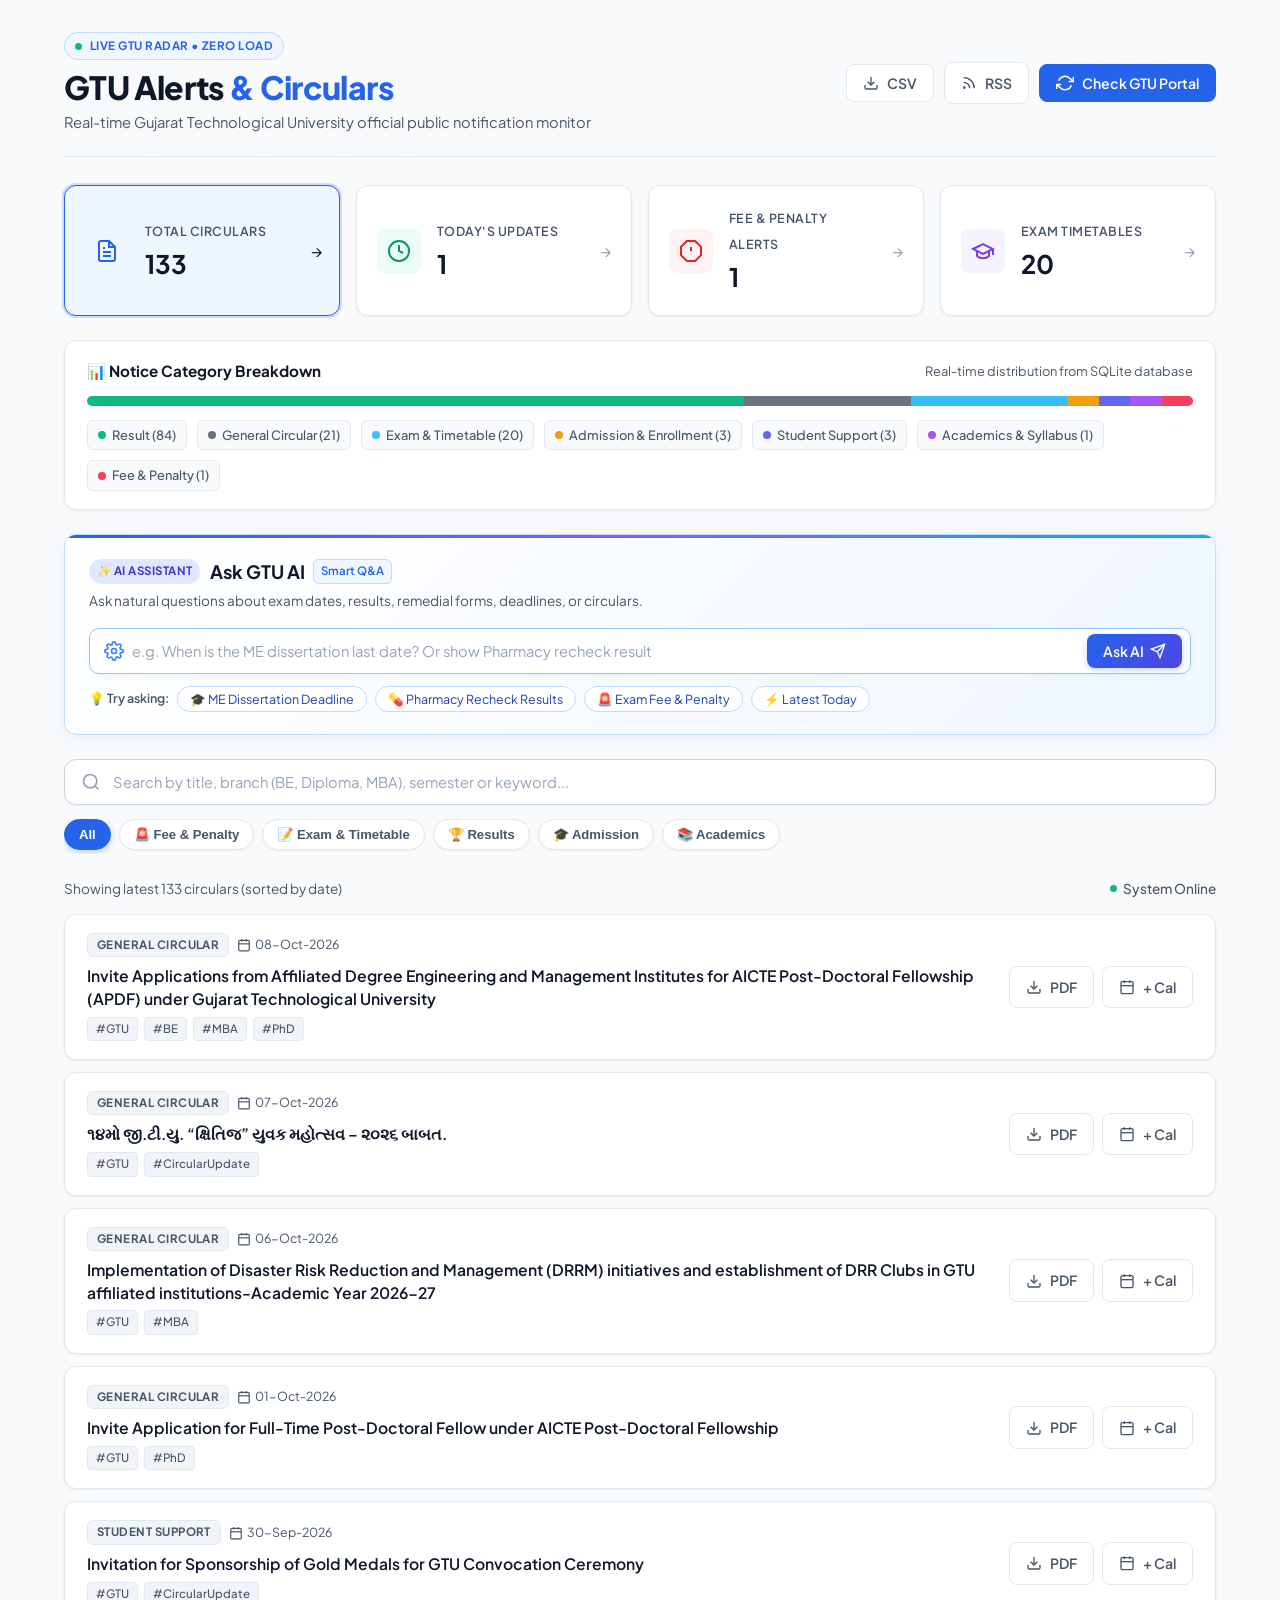
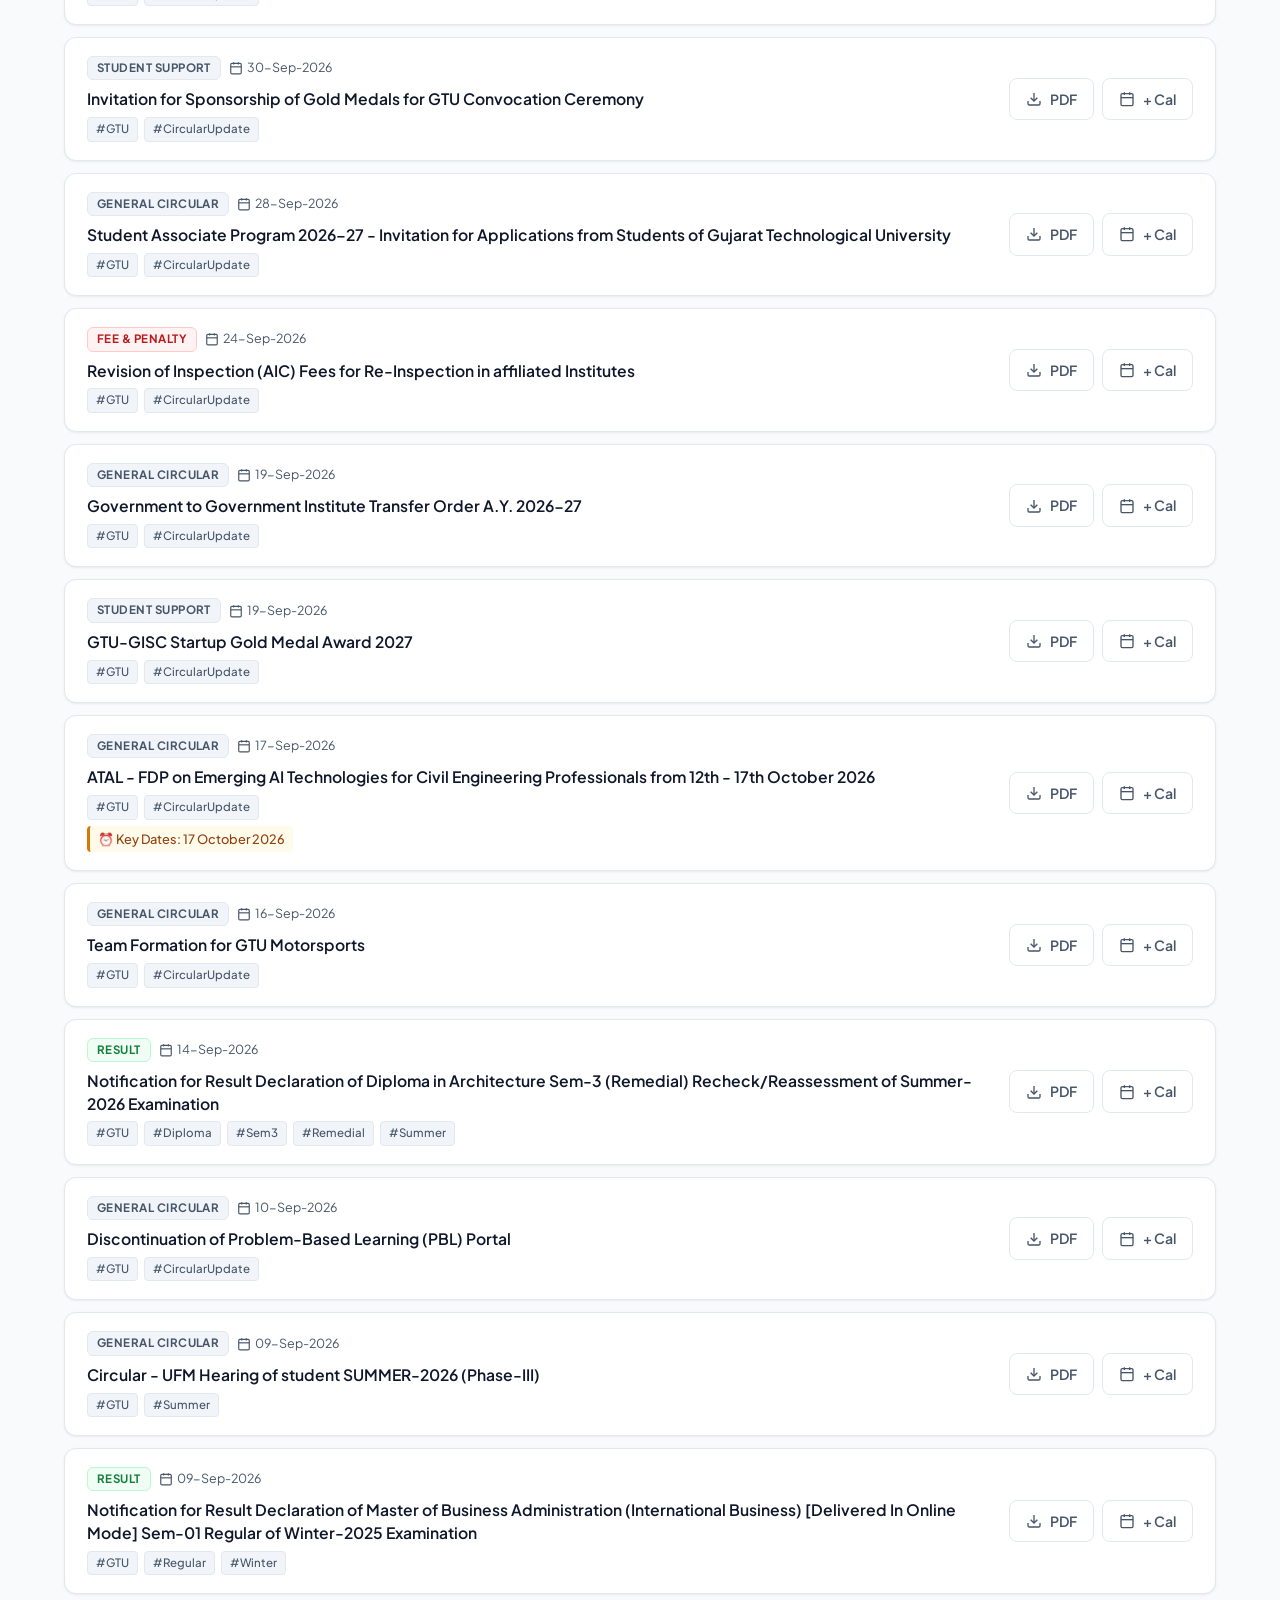
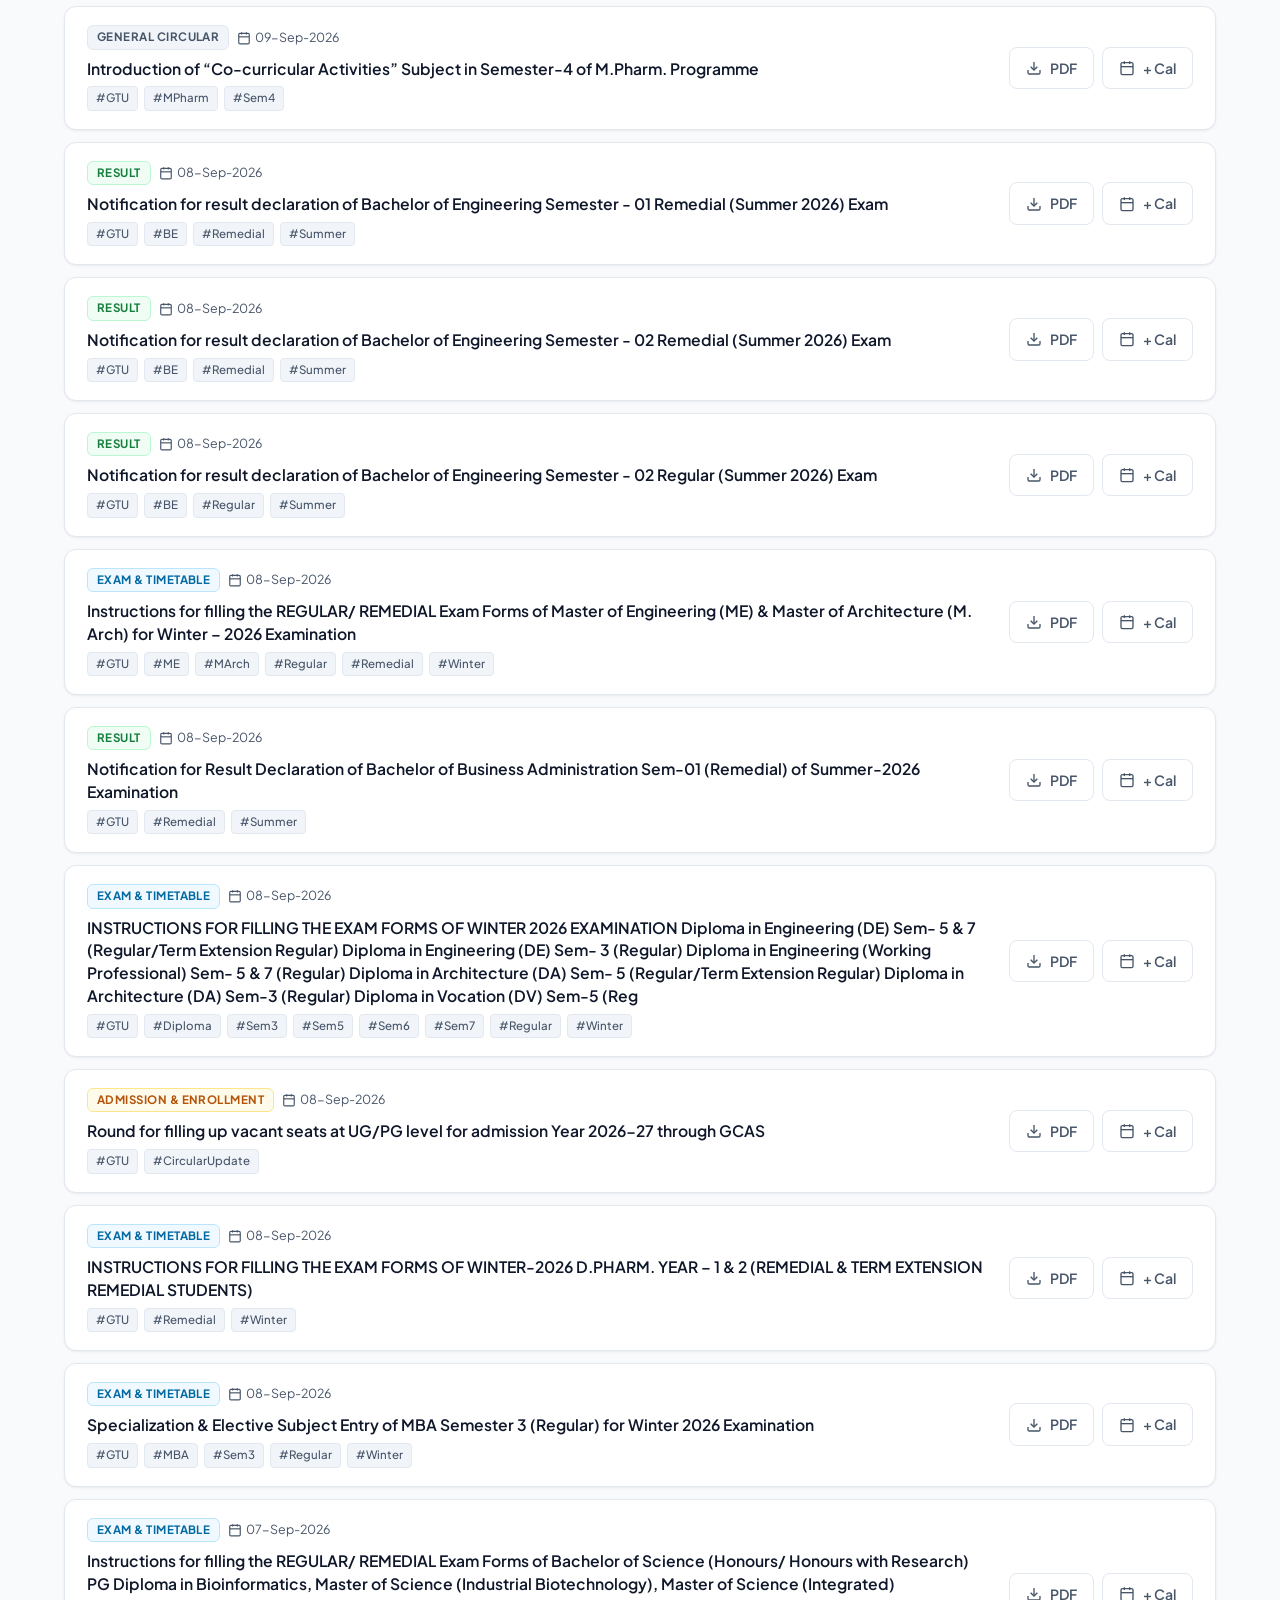
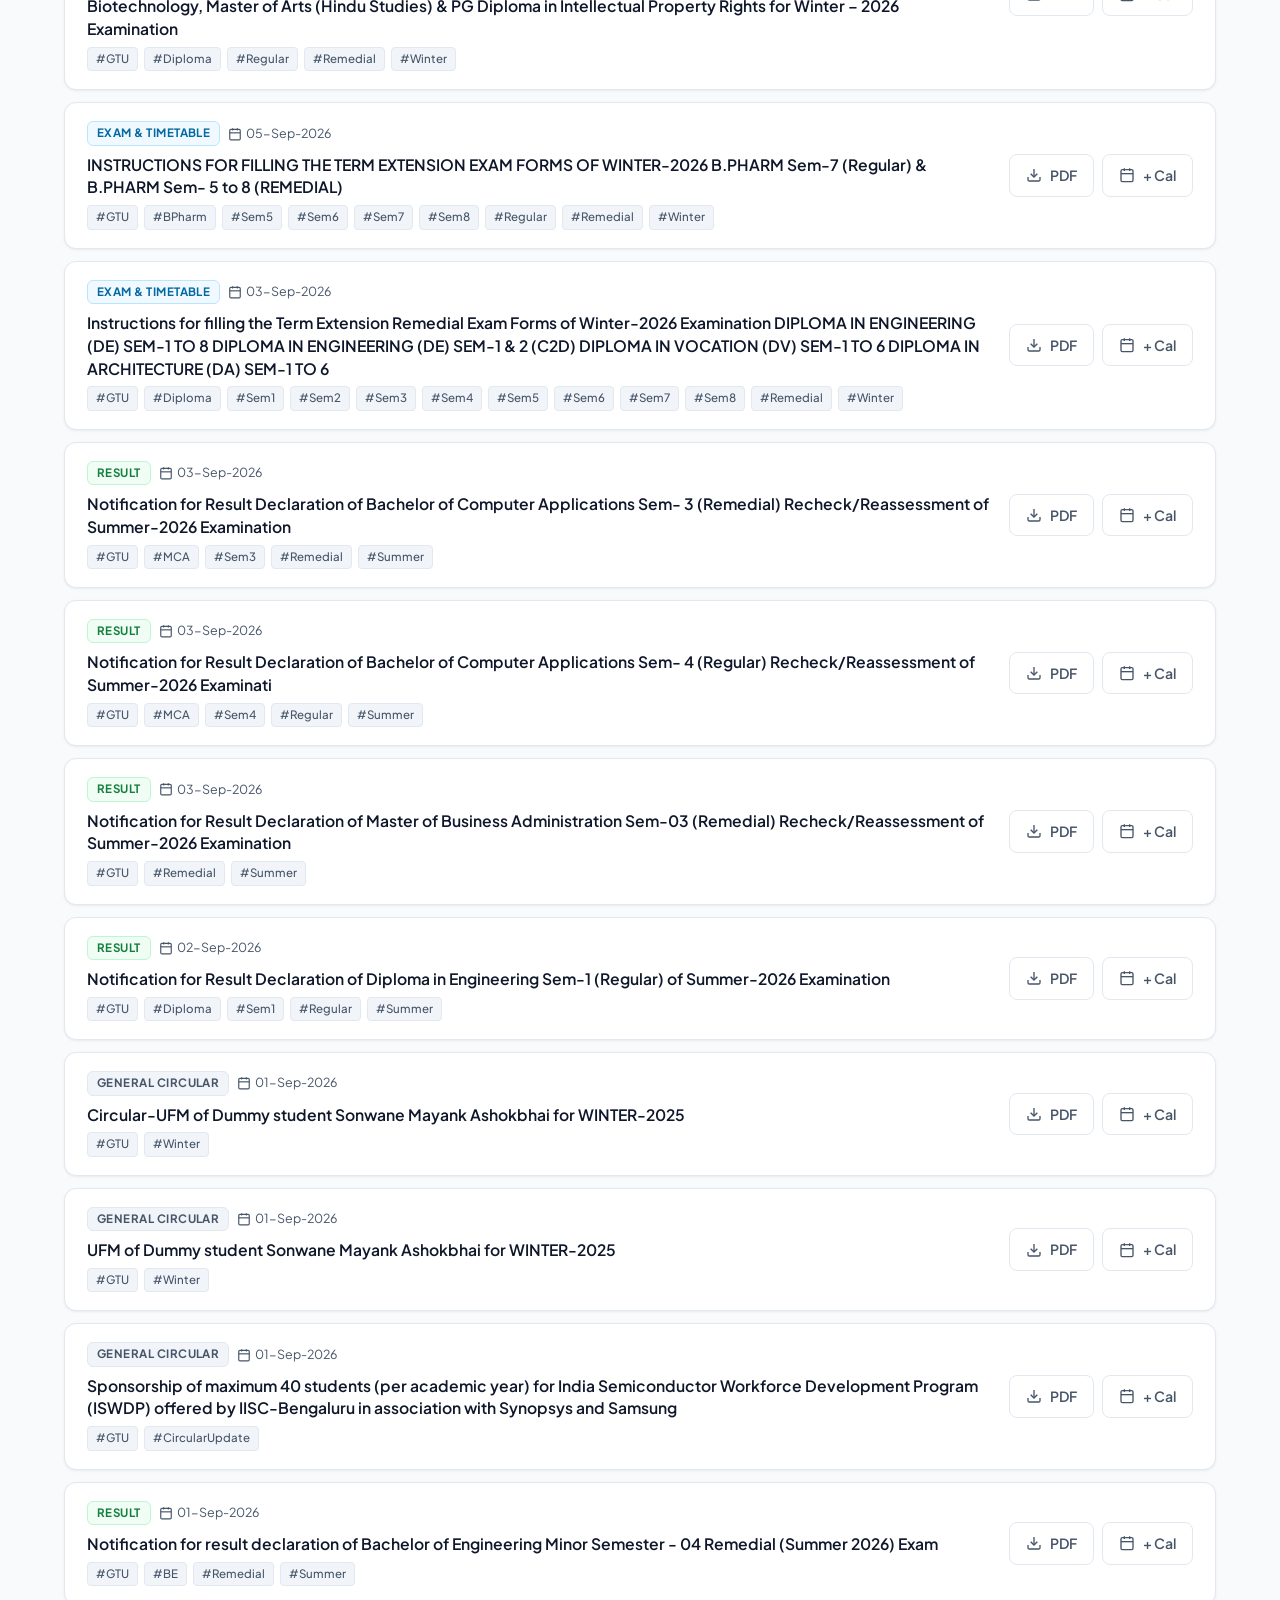
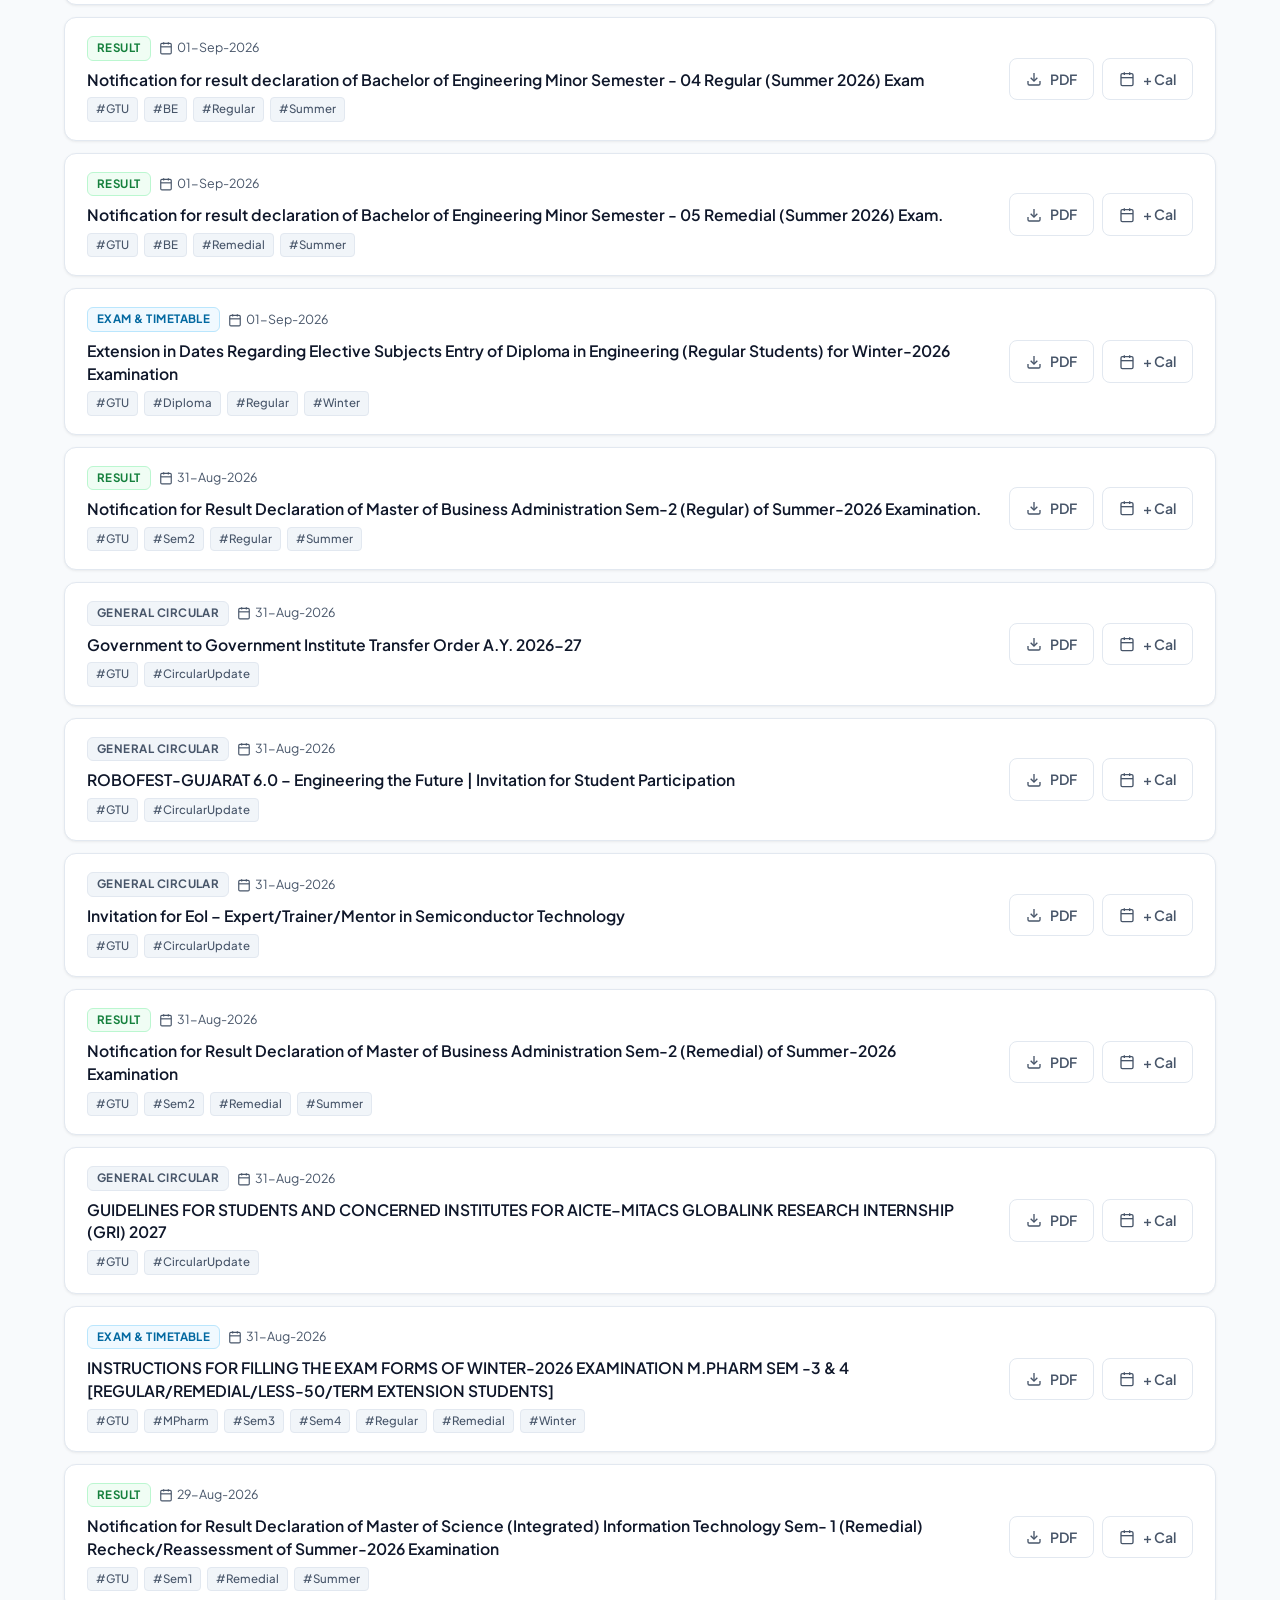
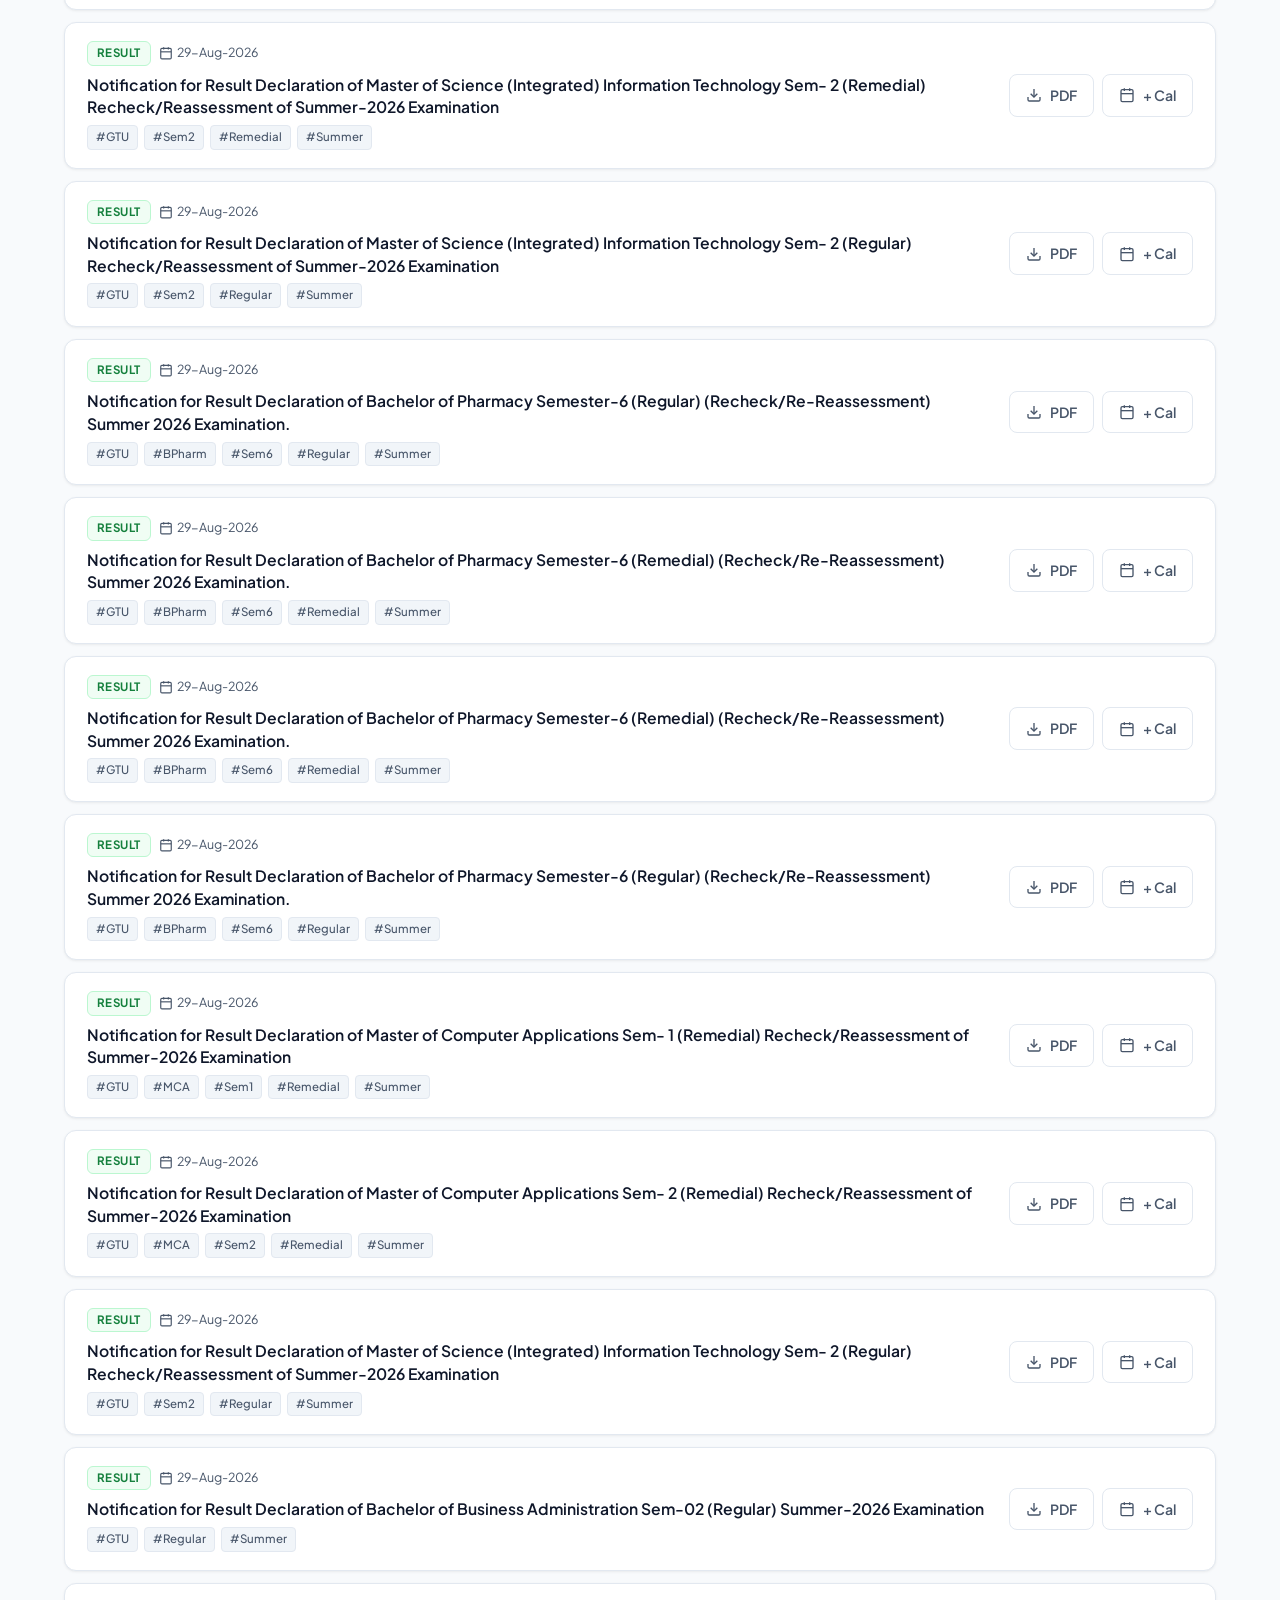
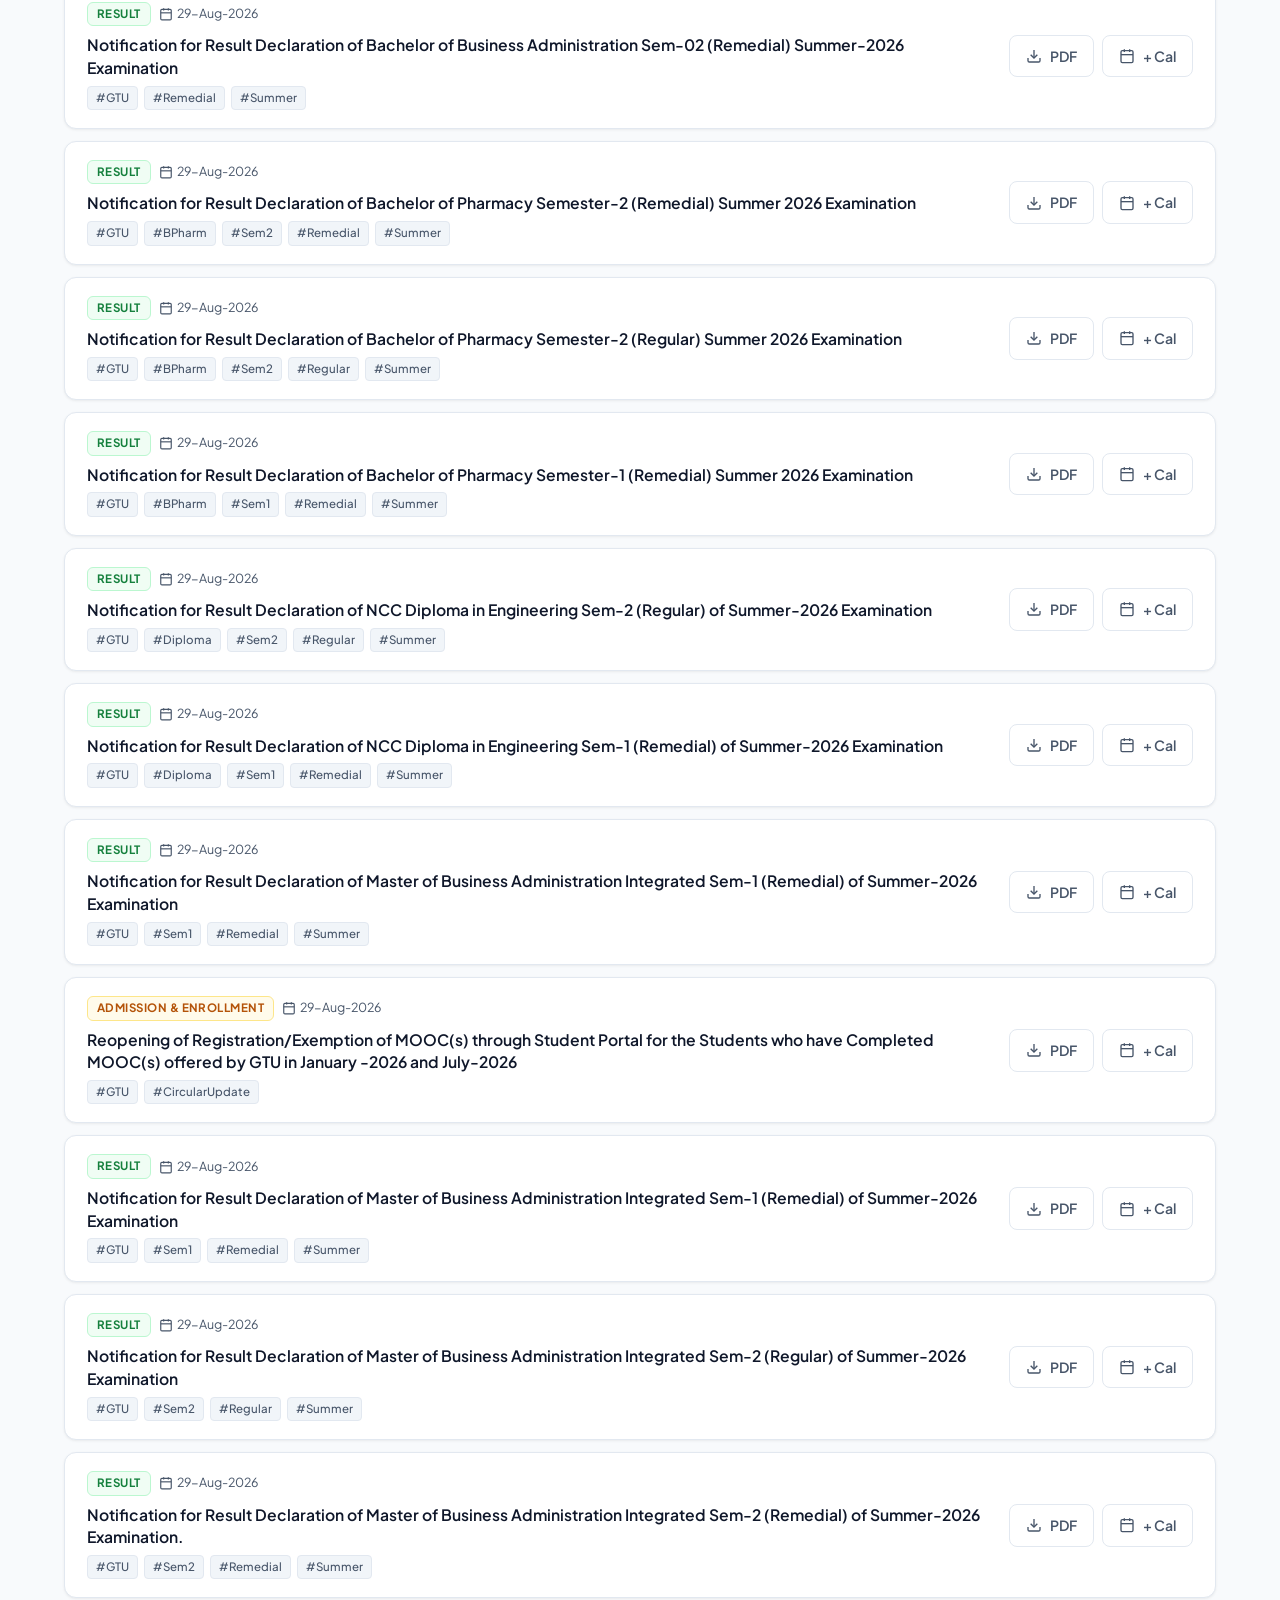
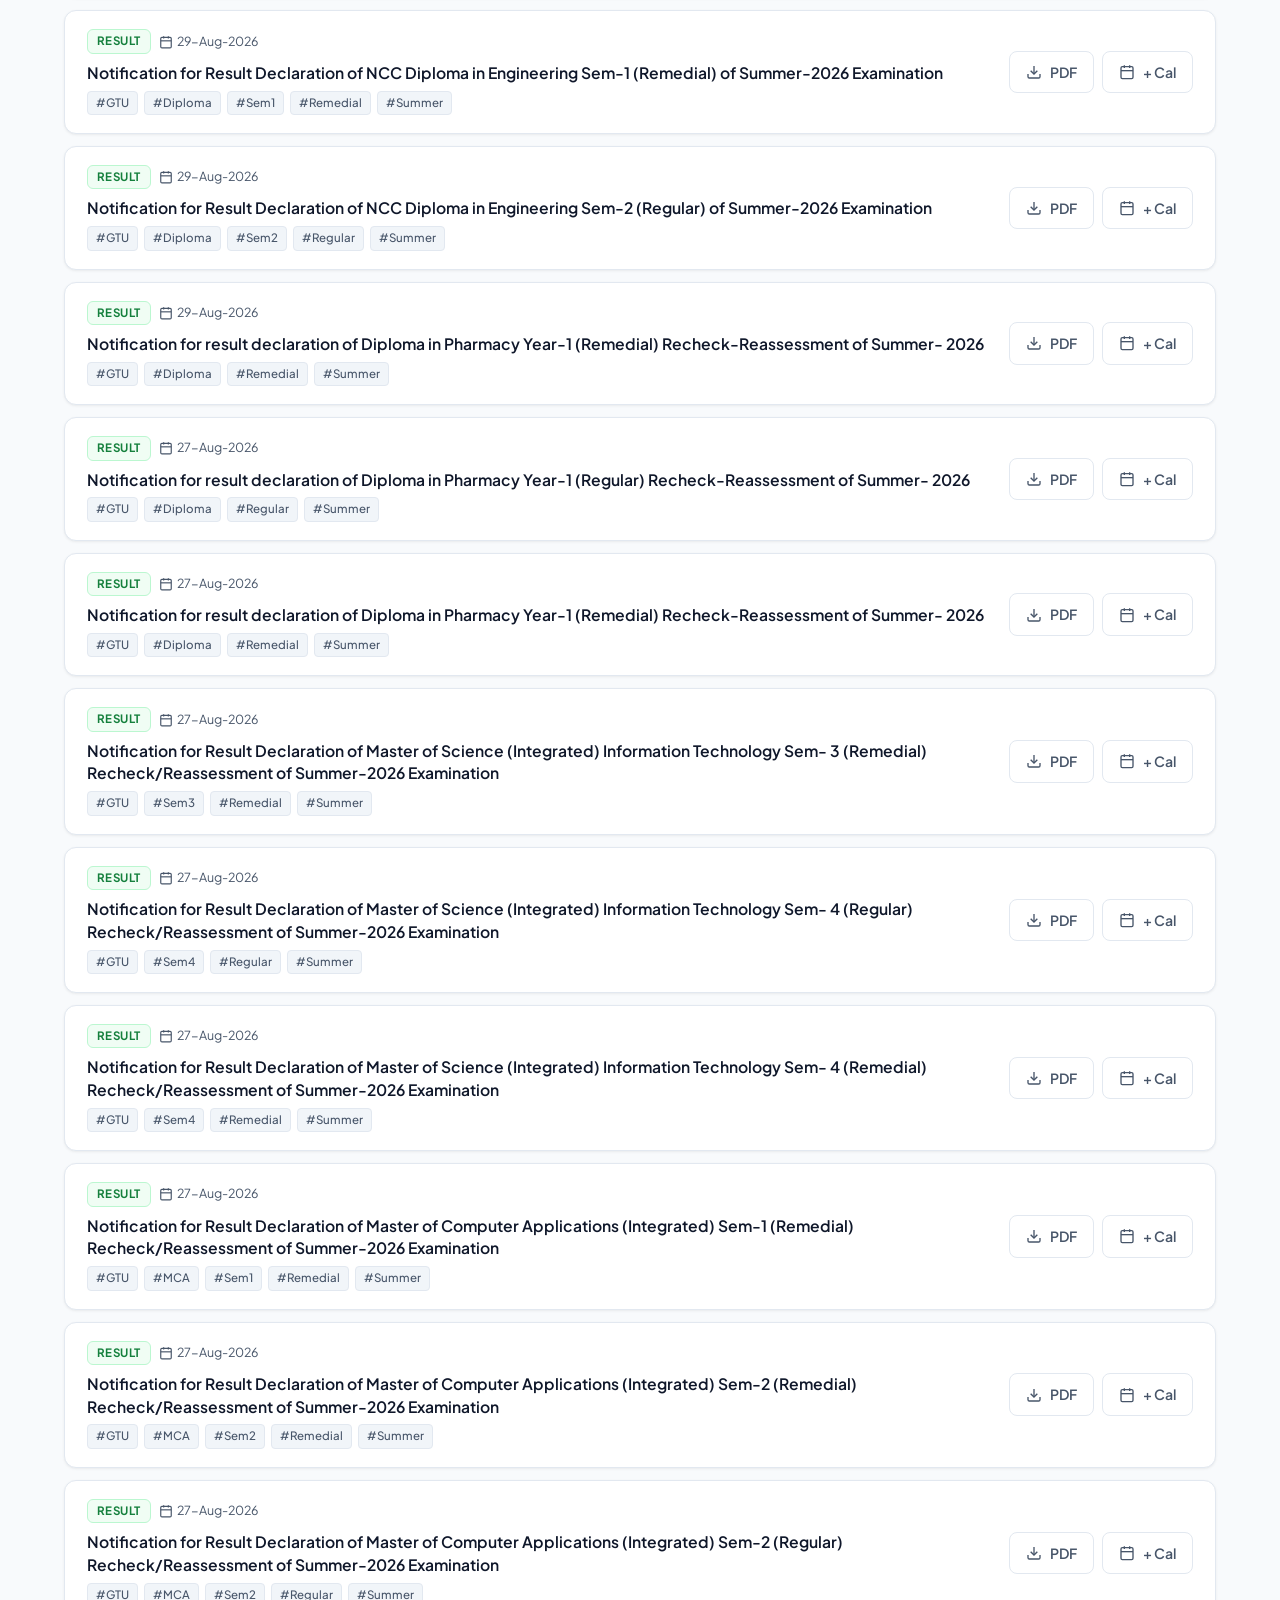
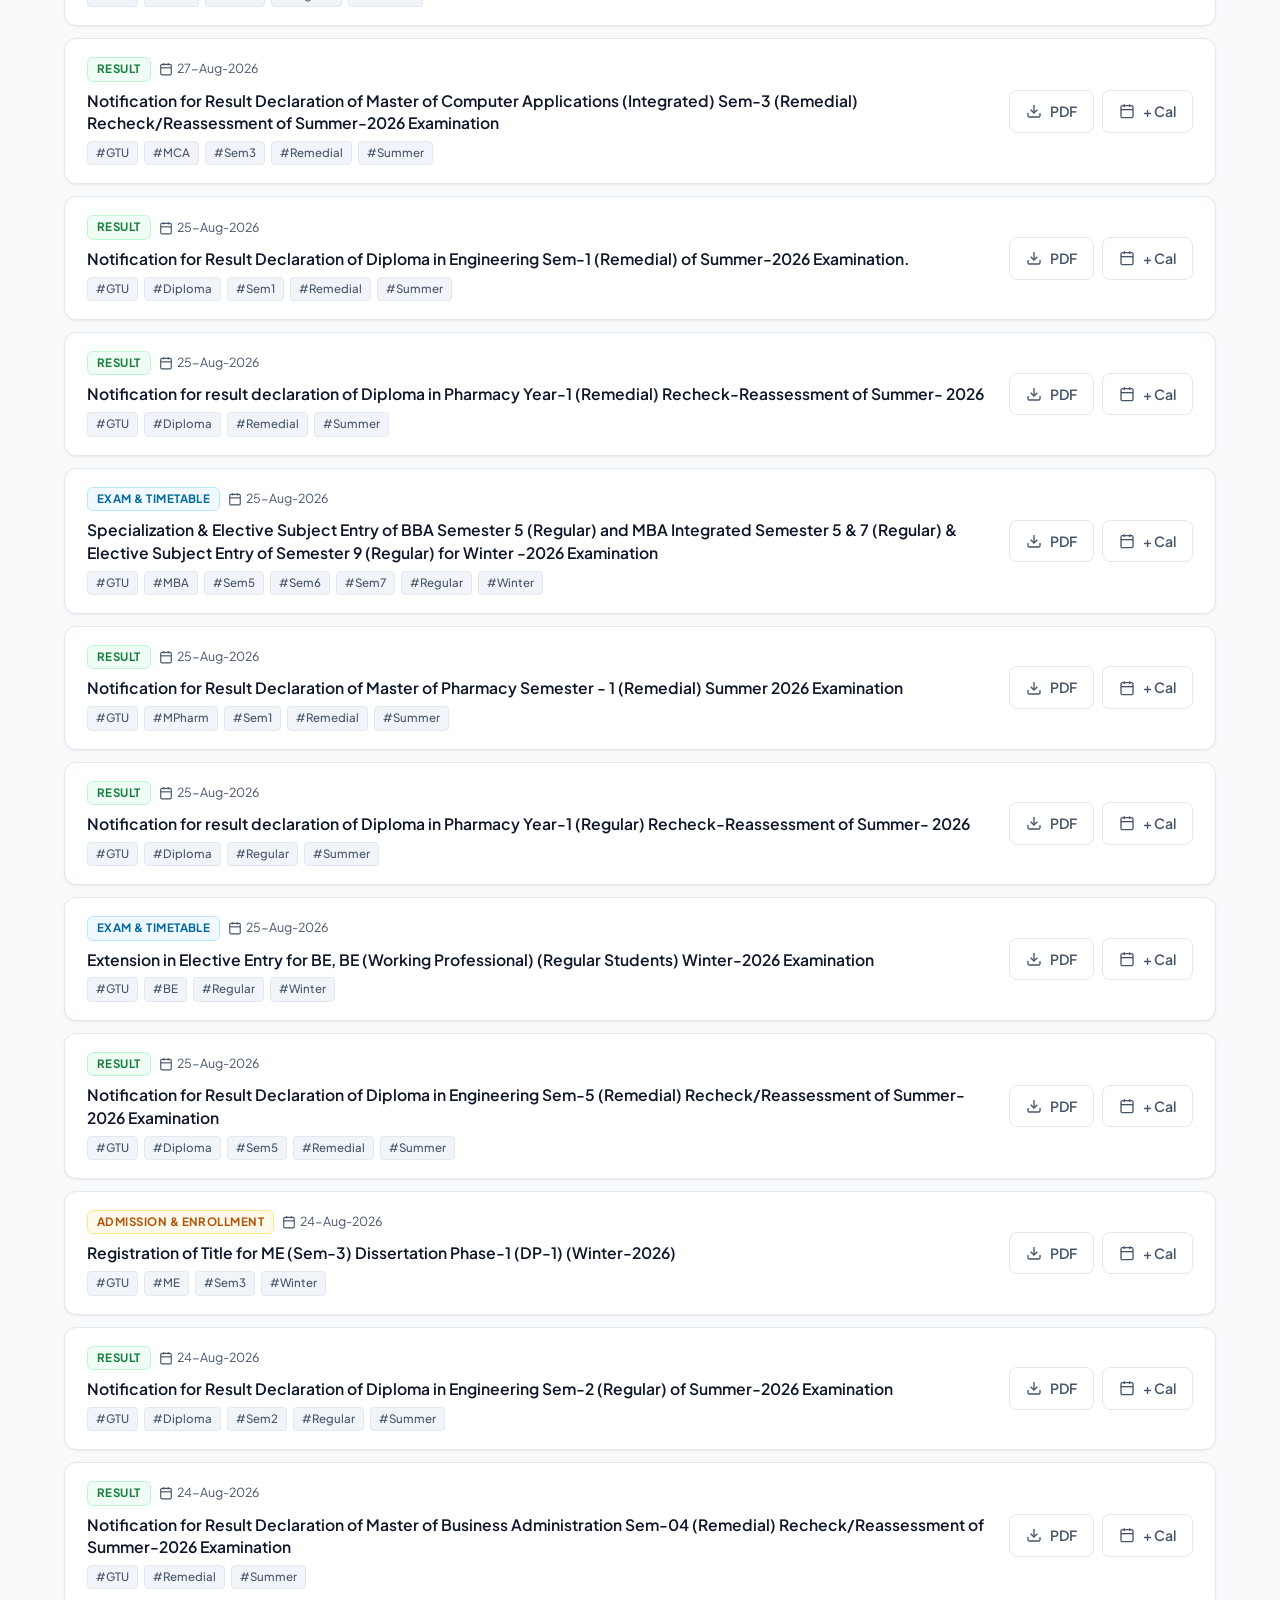
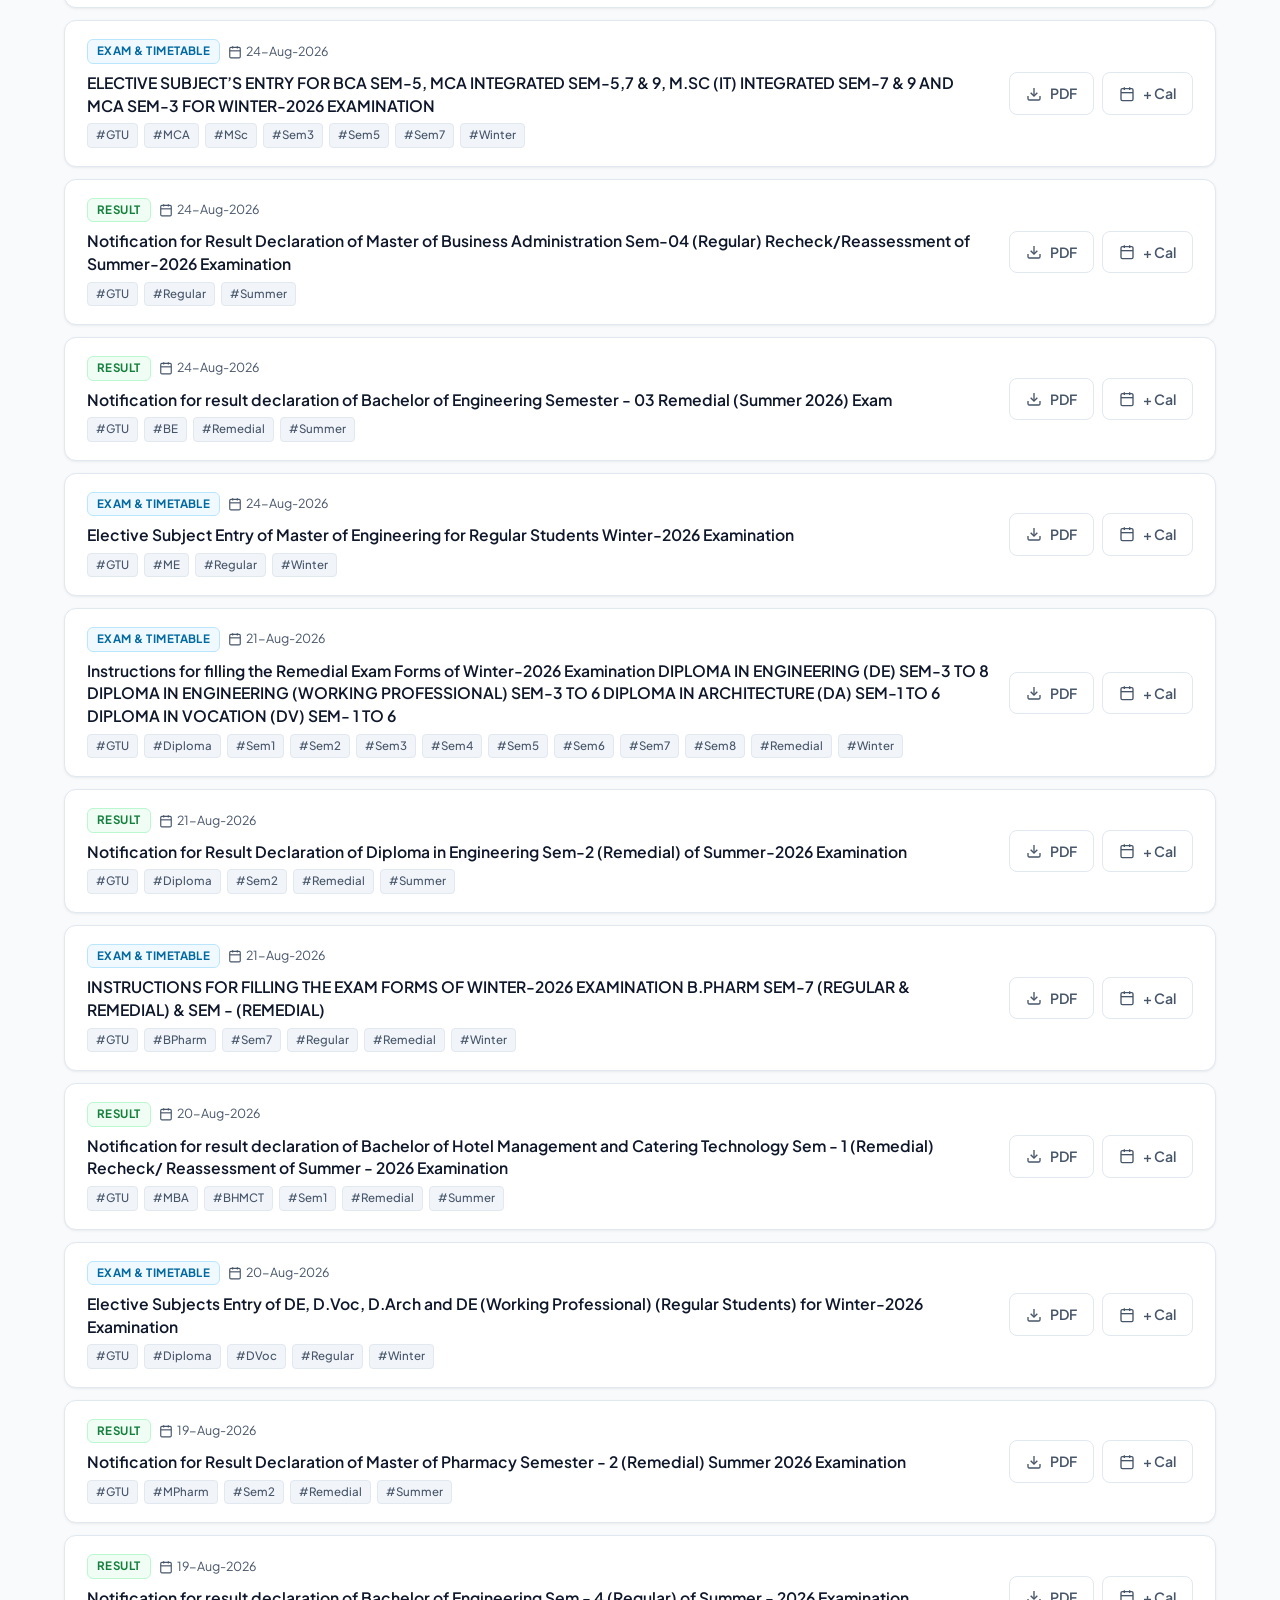
<file: index.html>
<!DOCTYPE html>
<html lang="en">
<head>
    <meta charset="UTF-8">
    <meta name="viewport" content="width=device-width, initial-scale=1.0">
    <meta http-equiv="refresh" content="0; url=web/index.html">
    <title>GTU Alerts Portal</title>
    <script type="text/javascript">
        window.location.href = "web/index.html";
    </script>
</head>
<body style="background: #f8fafc; color: #0f172a; font-family: -apple-system, BlinkMacSystemFont, 'Segoe UI', Roboto, sans-serif; display: flex; align-items: center; justify-content: center; height: 100vh; margin: 0;">
    <div style="text-align: center; padding: 24px;">
        <h2 style="color: #2563eb; font-size: 1.5rem; margin-bottom: 8px;">GTU Alerts & Circulars Portal</h2>
        <p style="color: #64748b; font-size: 0.95rem;">Opening dashboard...</p>
        <p><a href="web/index.html" style="color: #2563eb; font-weight: 600; text-decoration: none;">Click here if you are not redirected automatically &rarr;</a></p>
    </div>
</body>
</html>
</file>
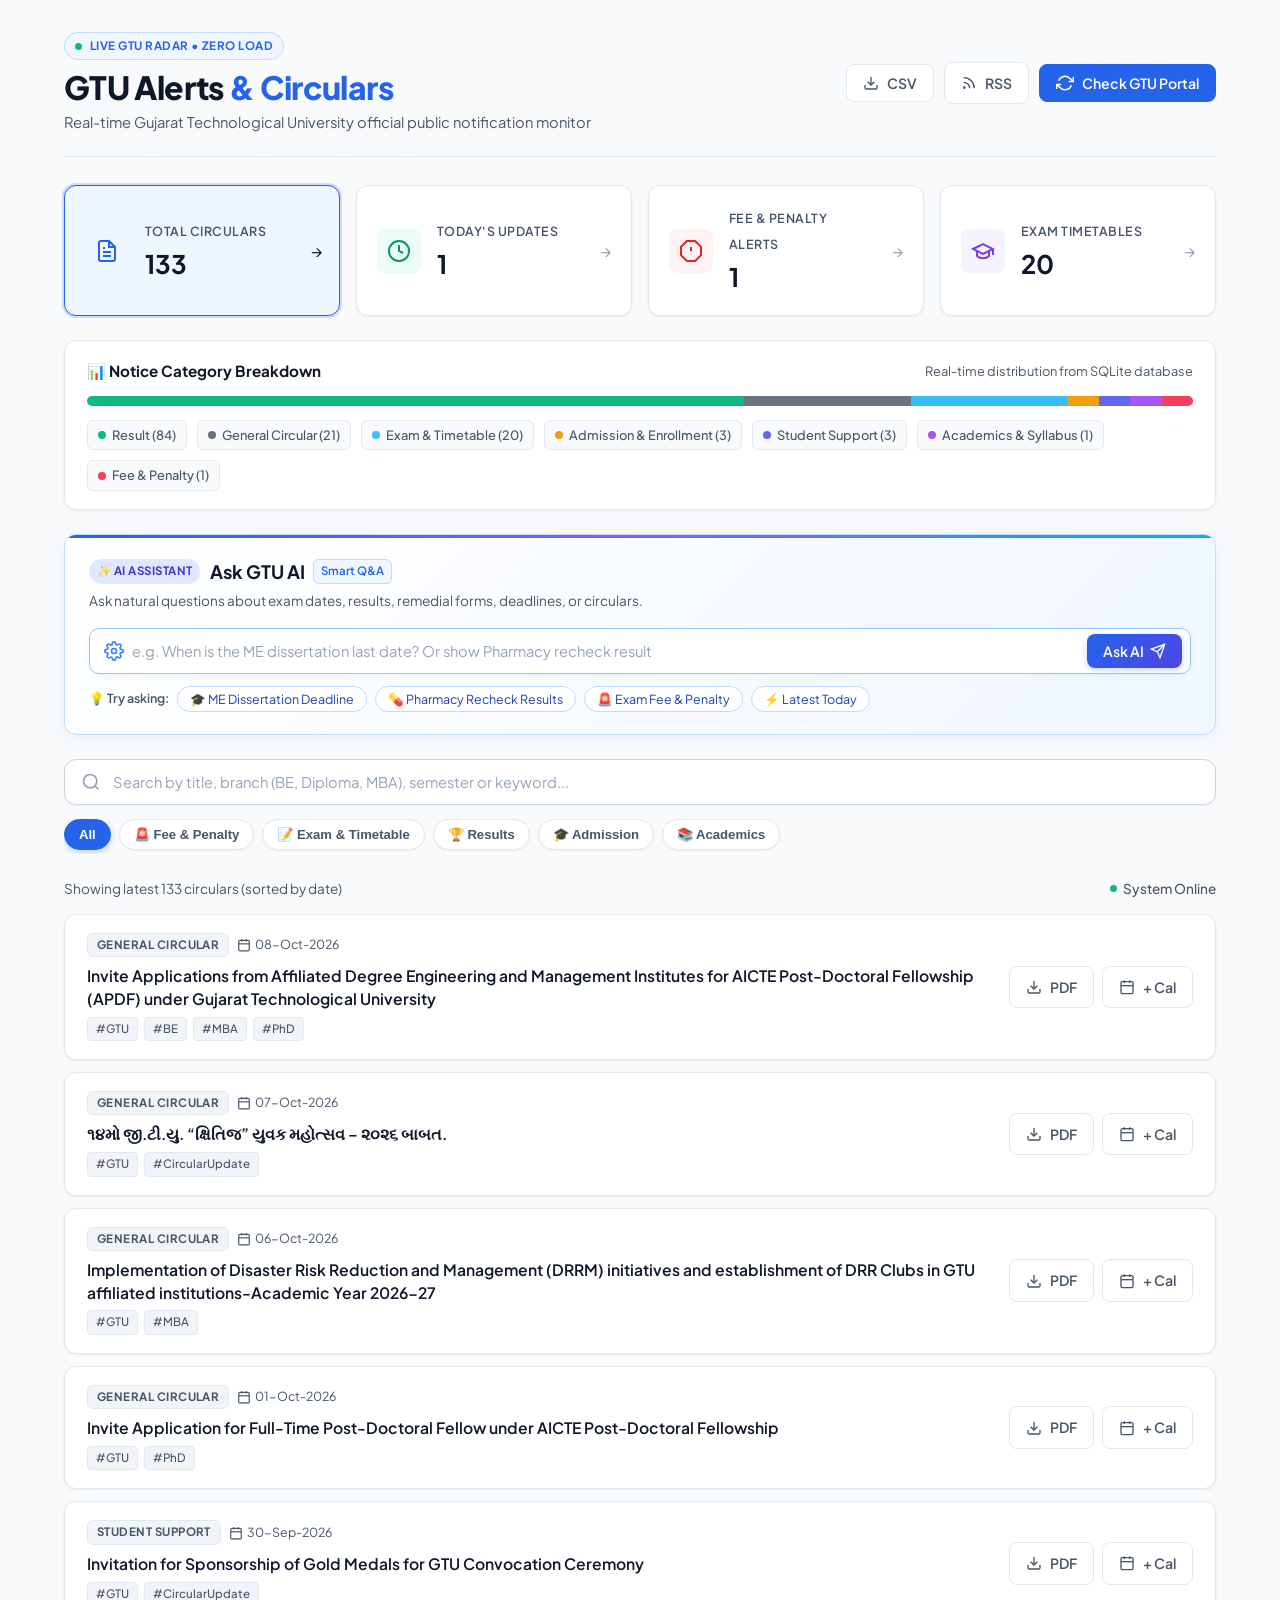
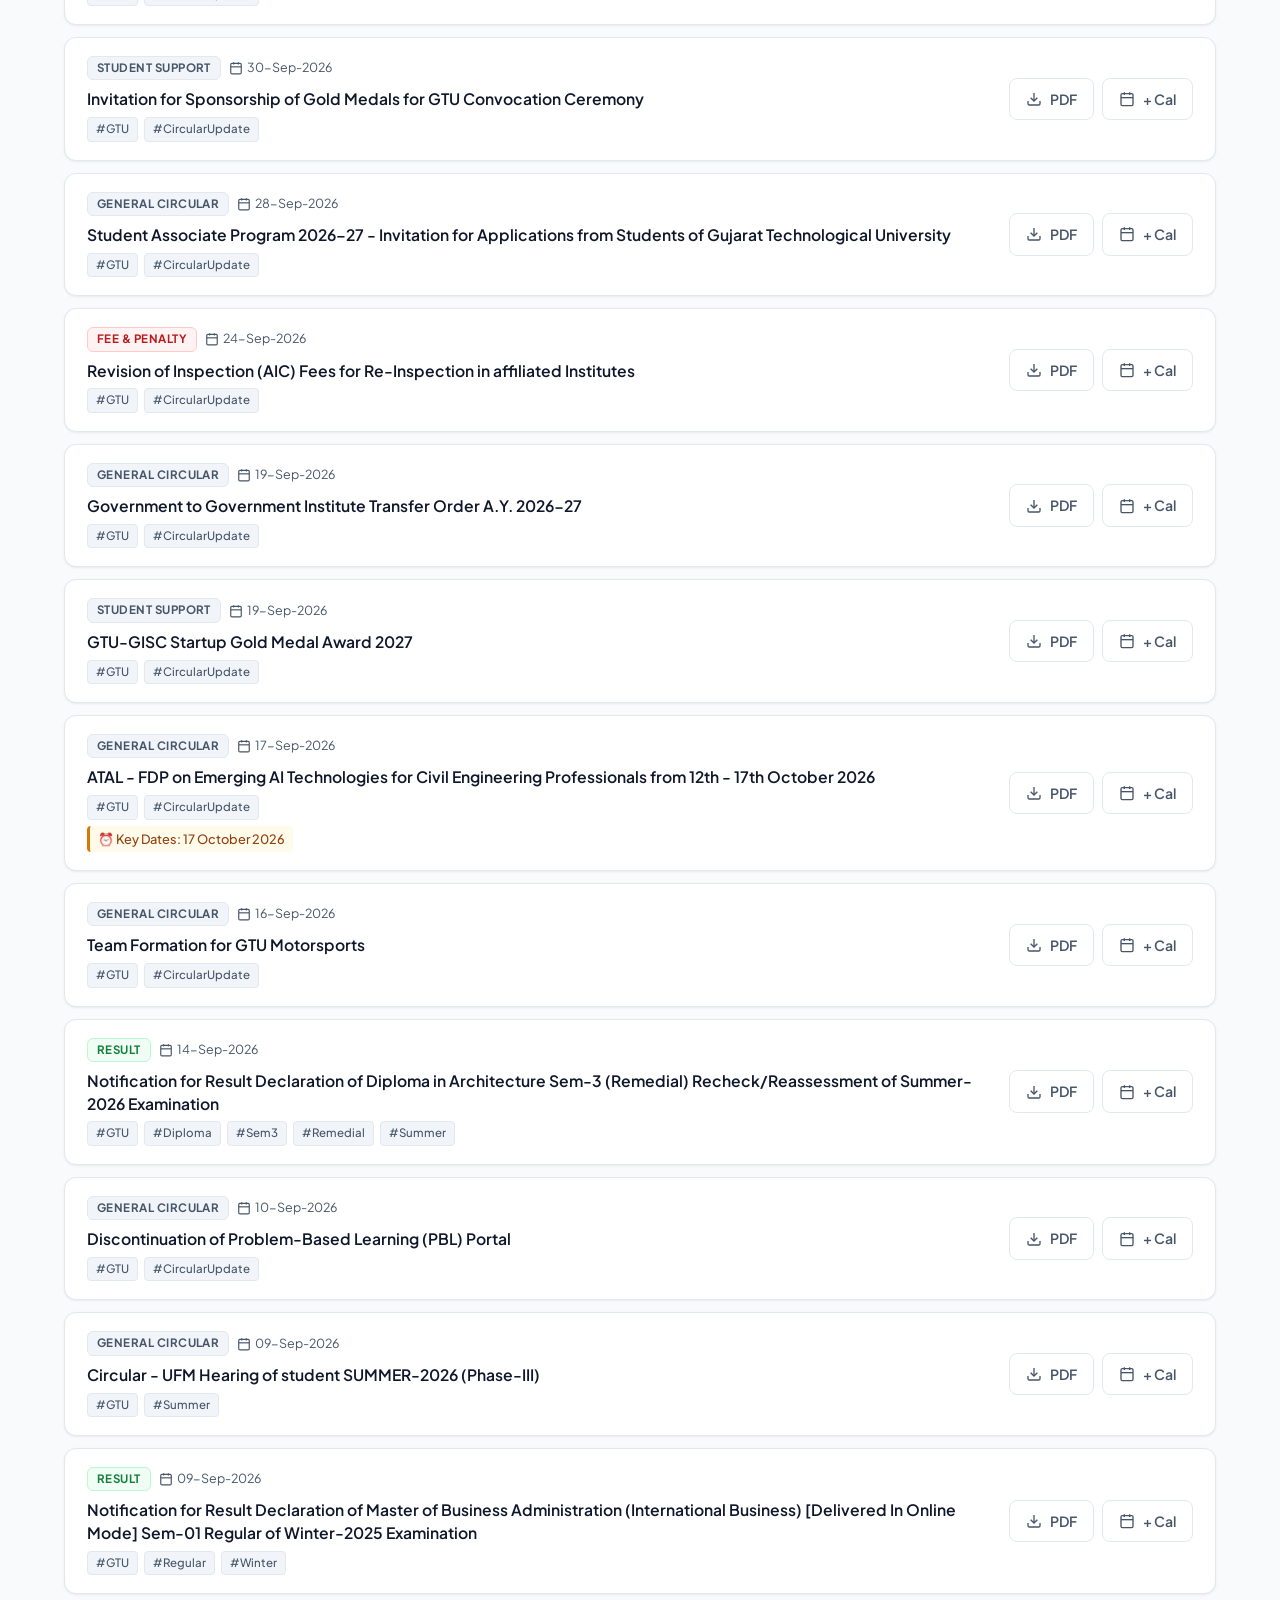
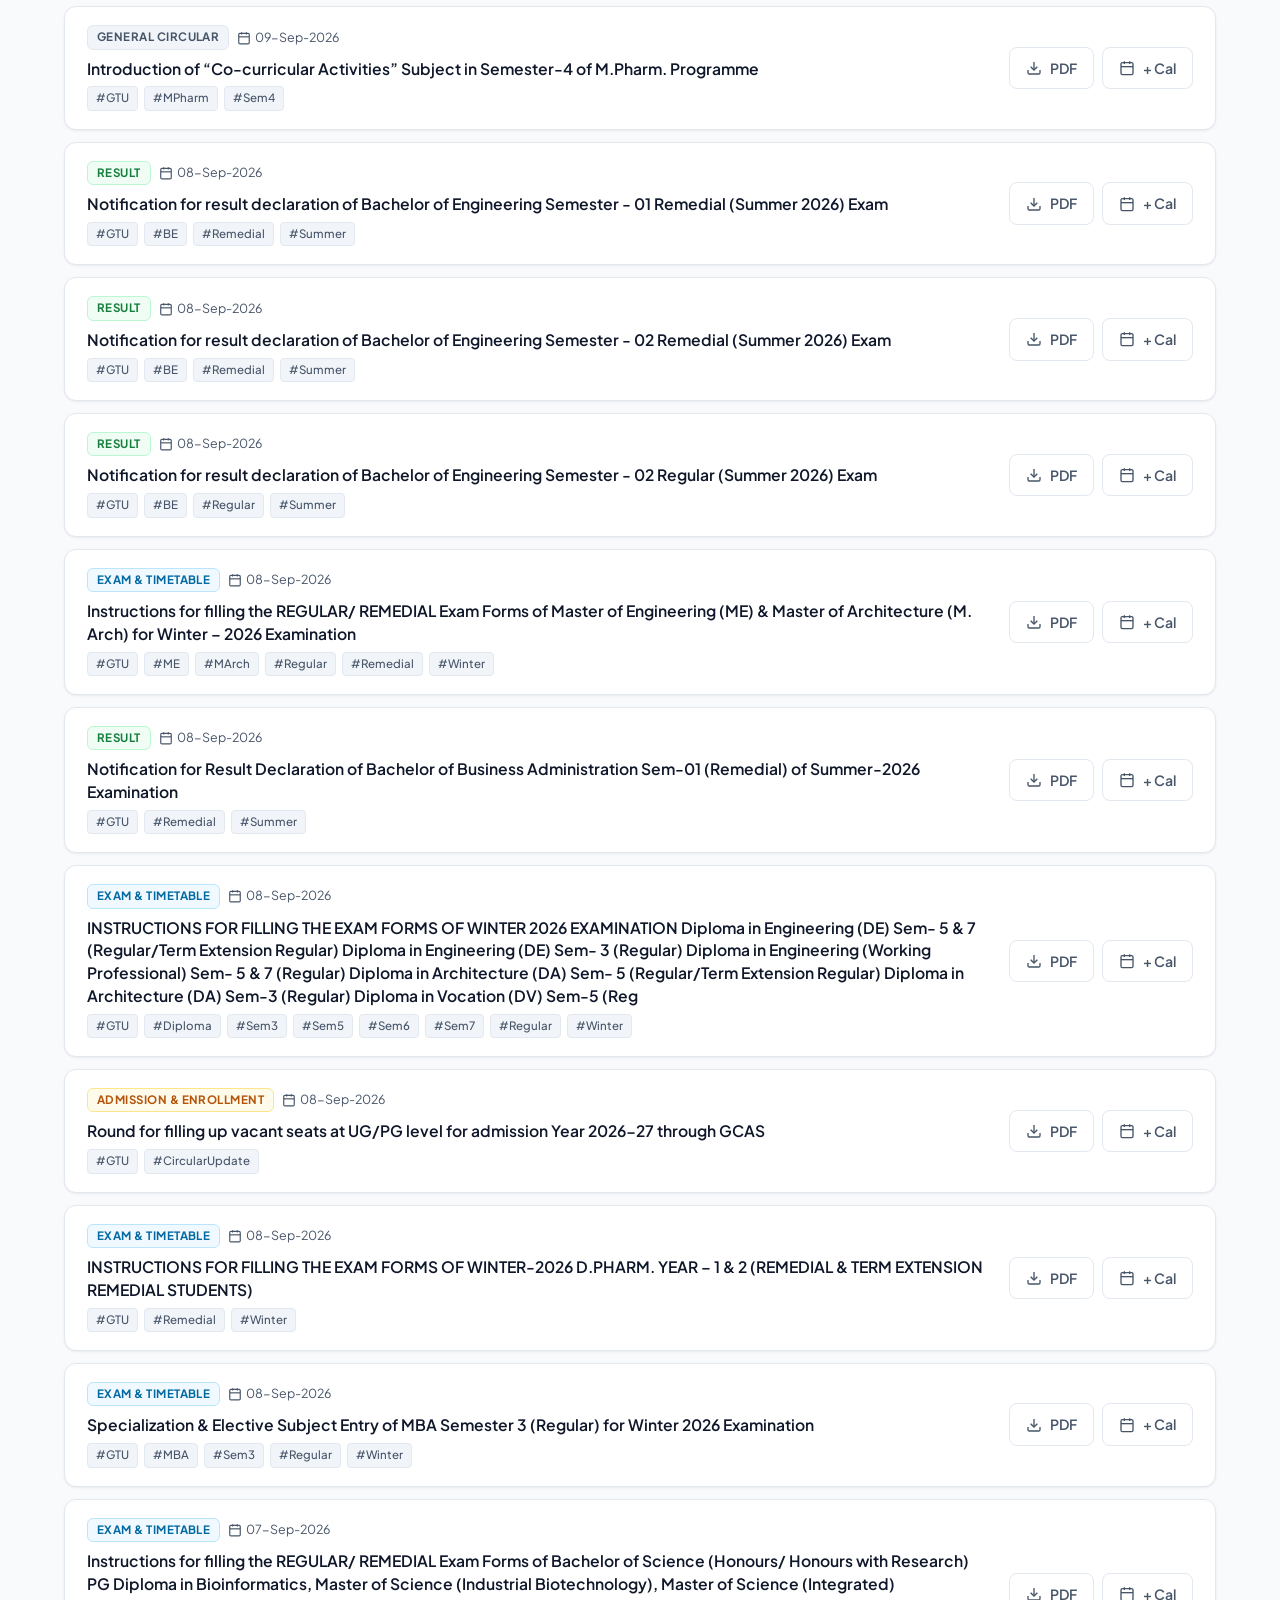
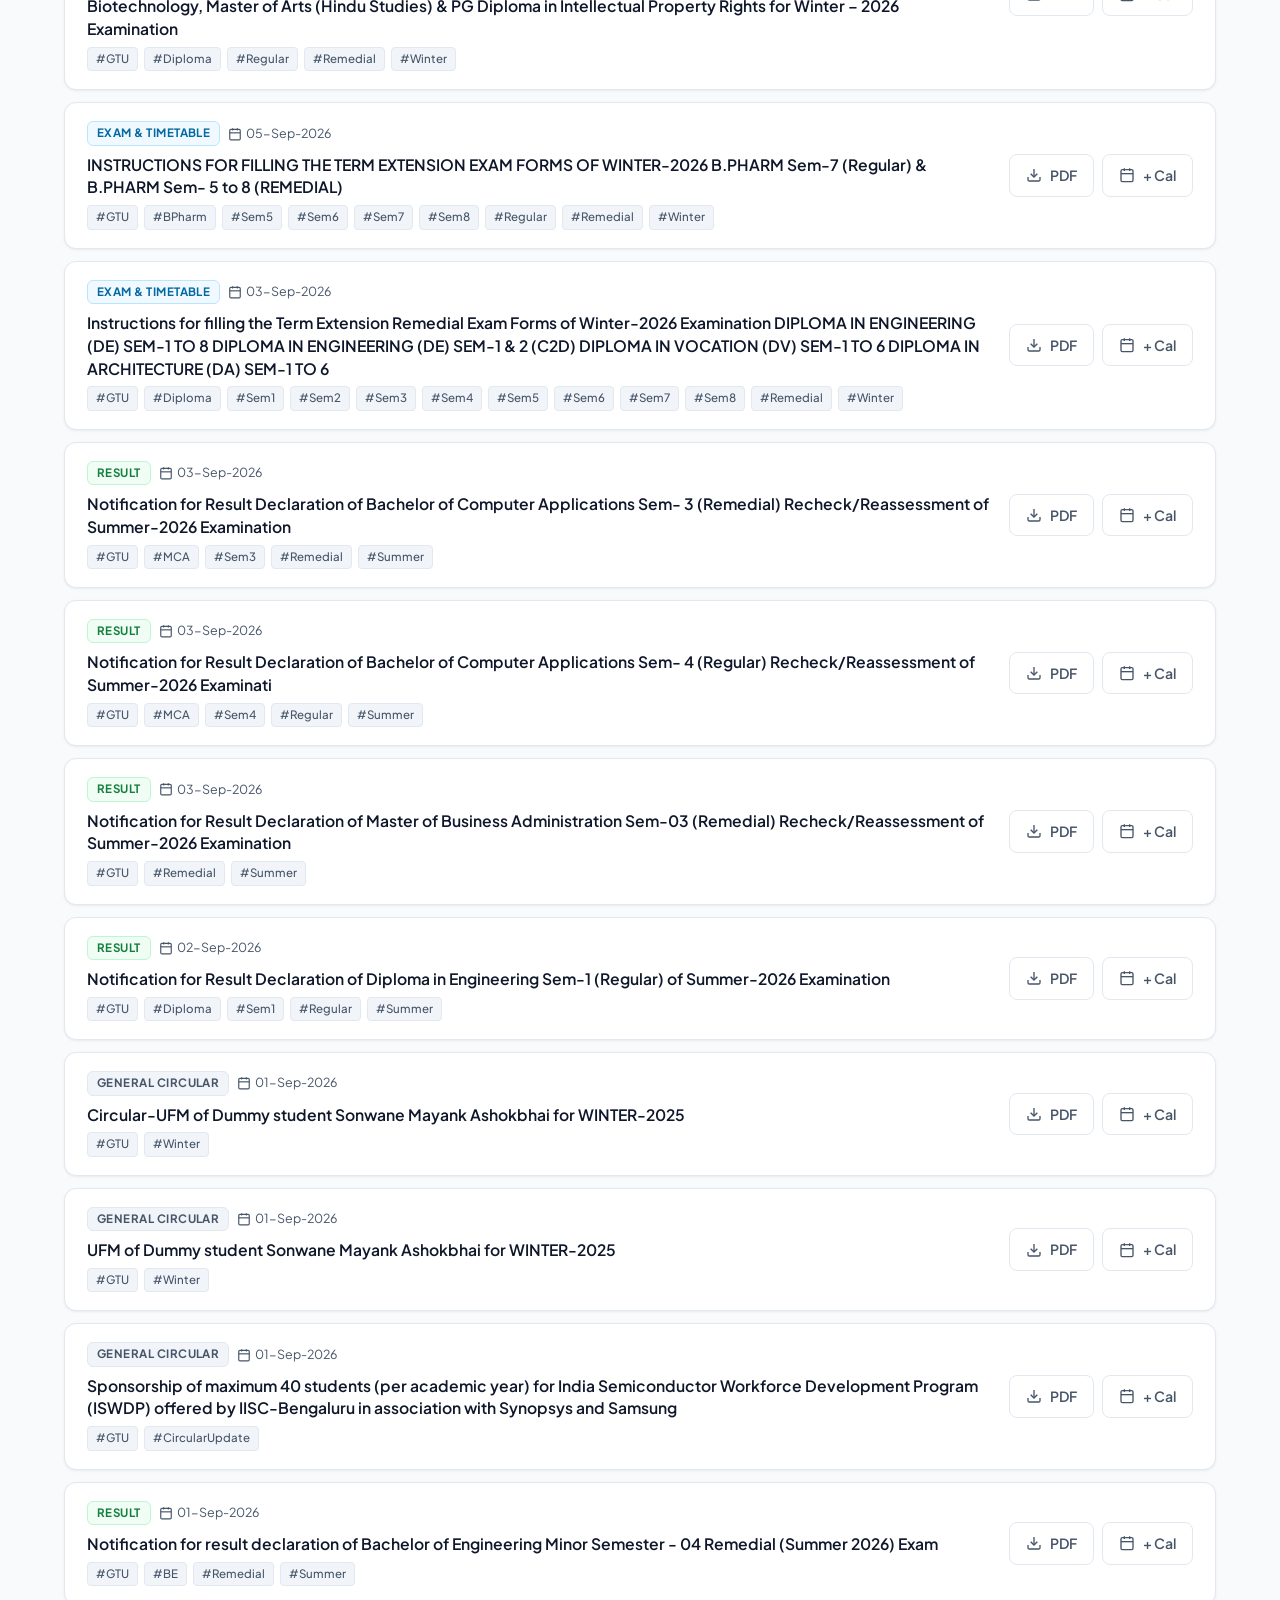
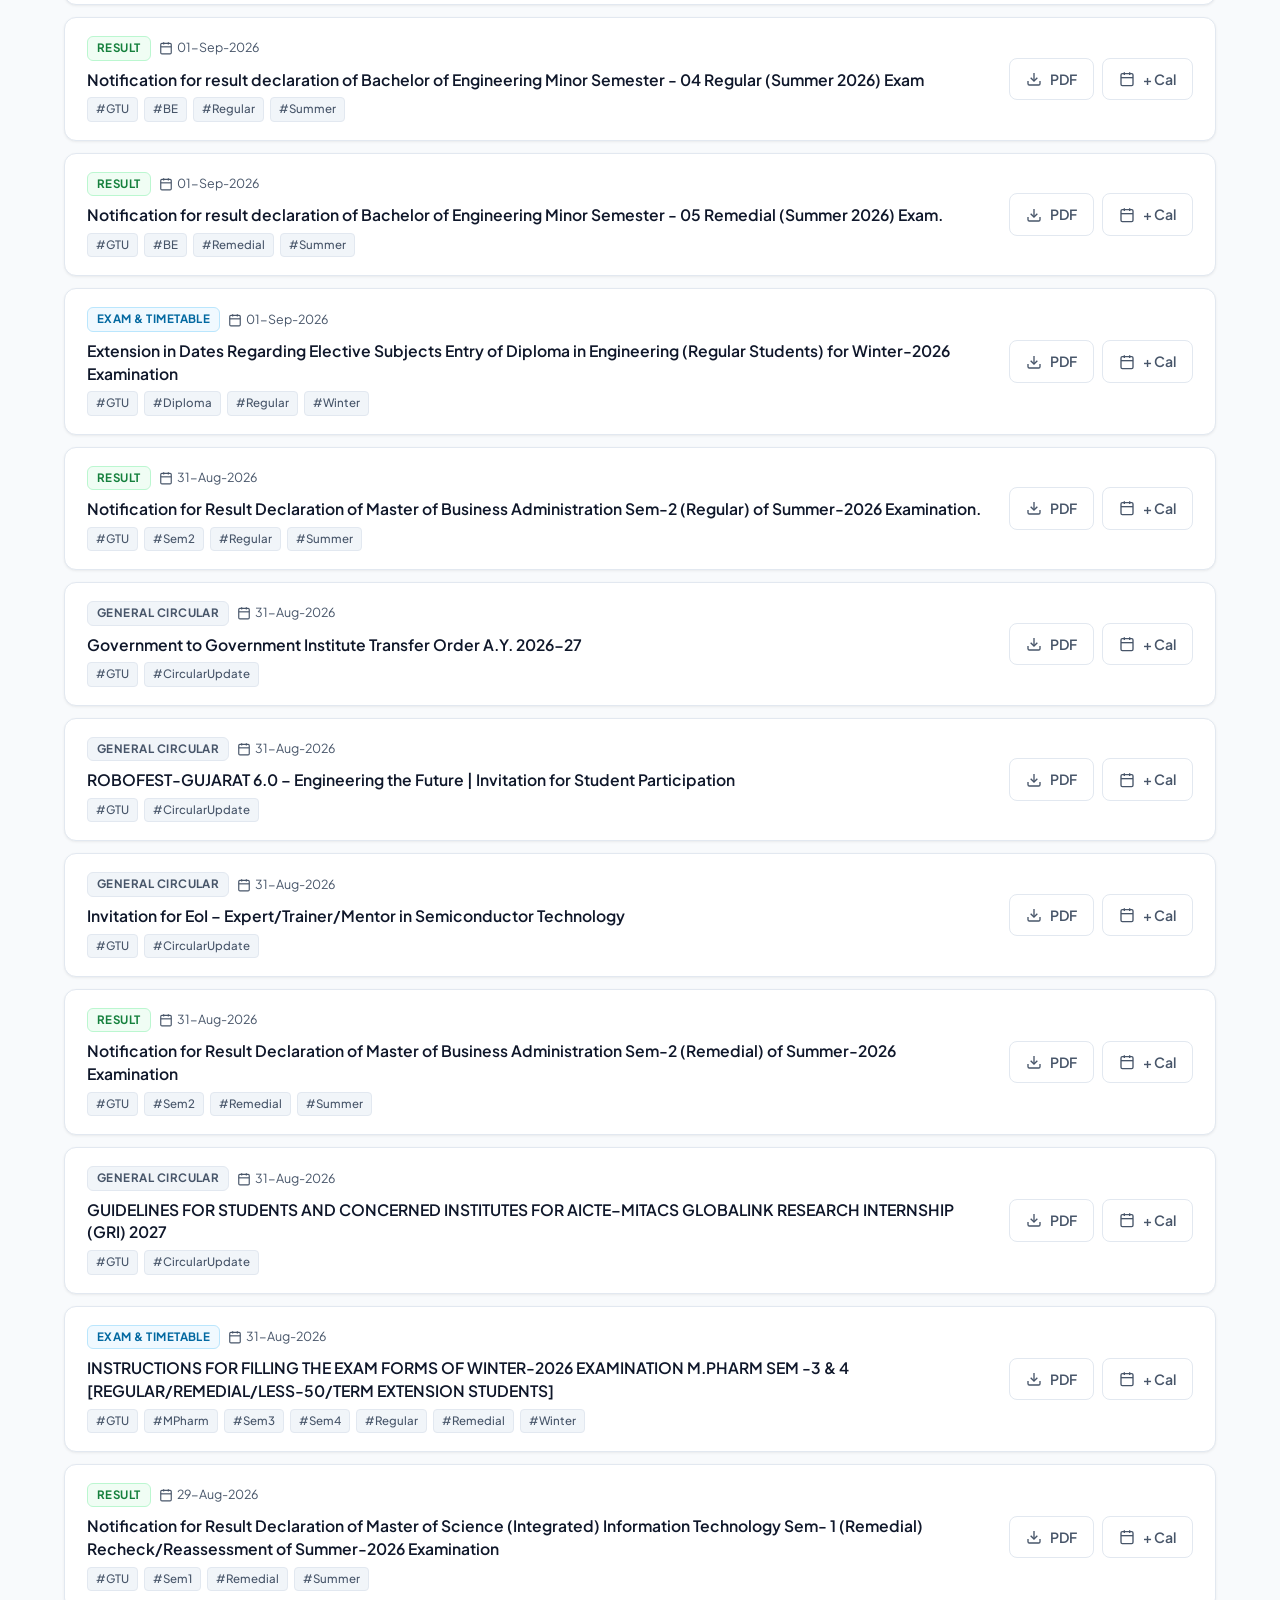
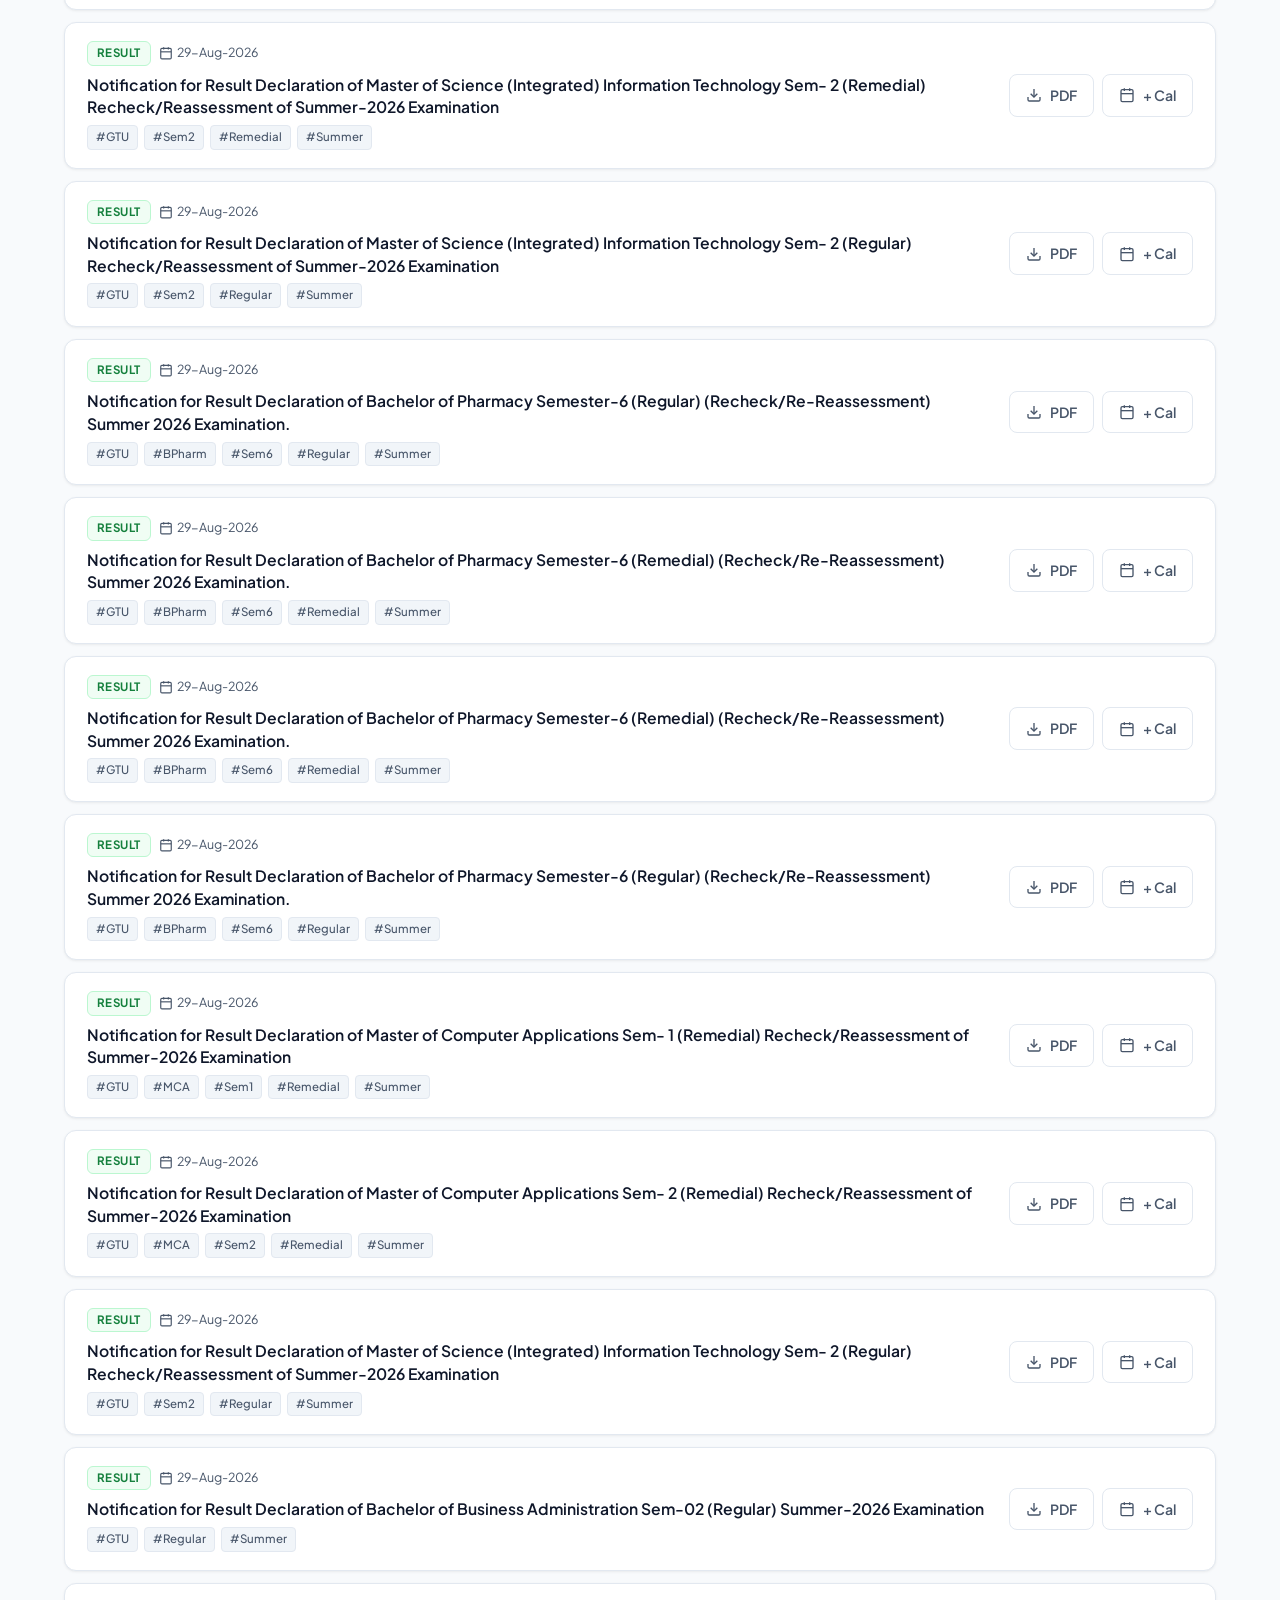
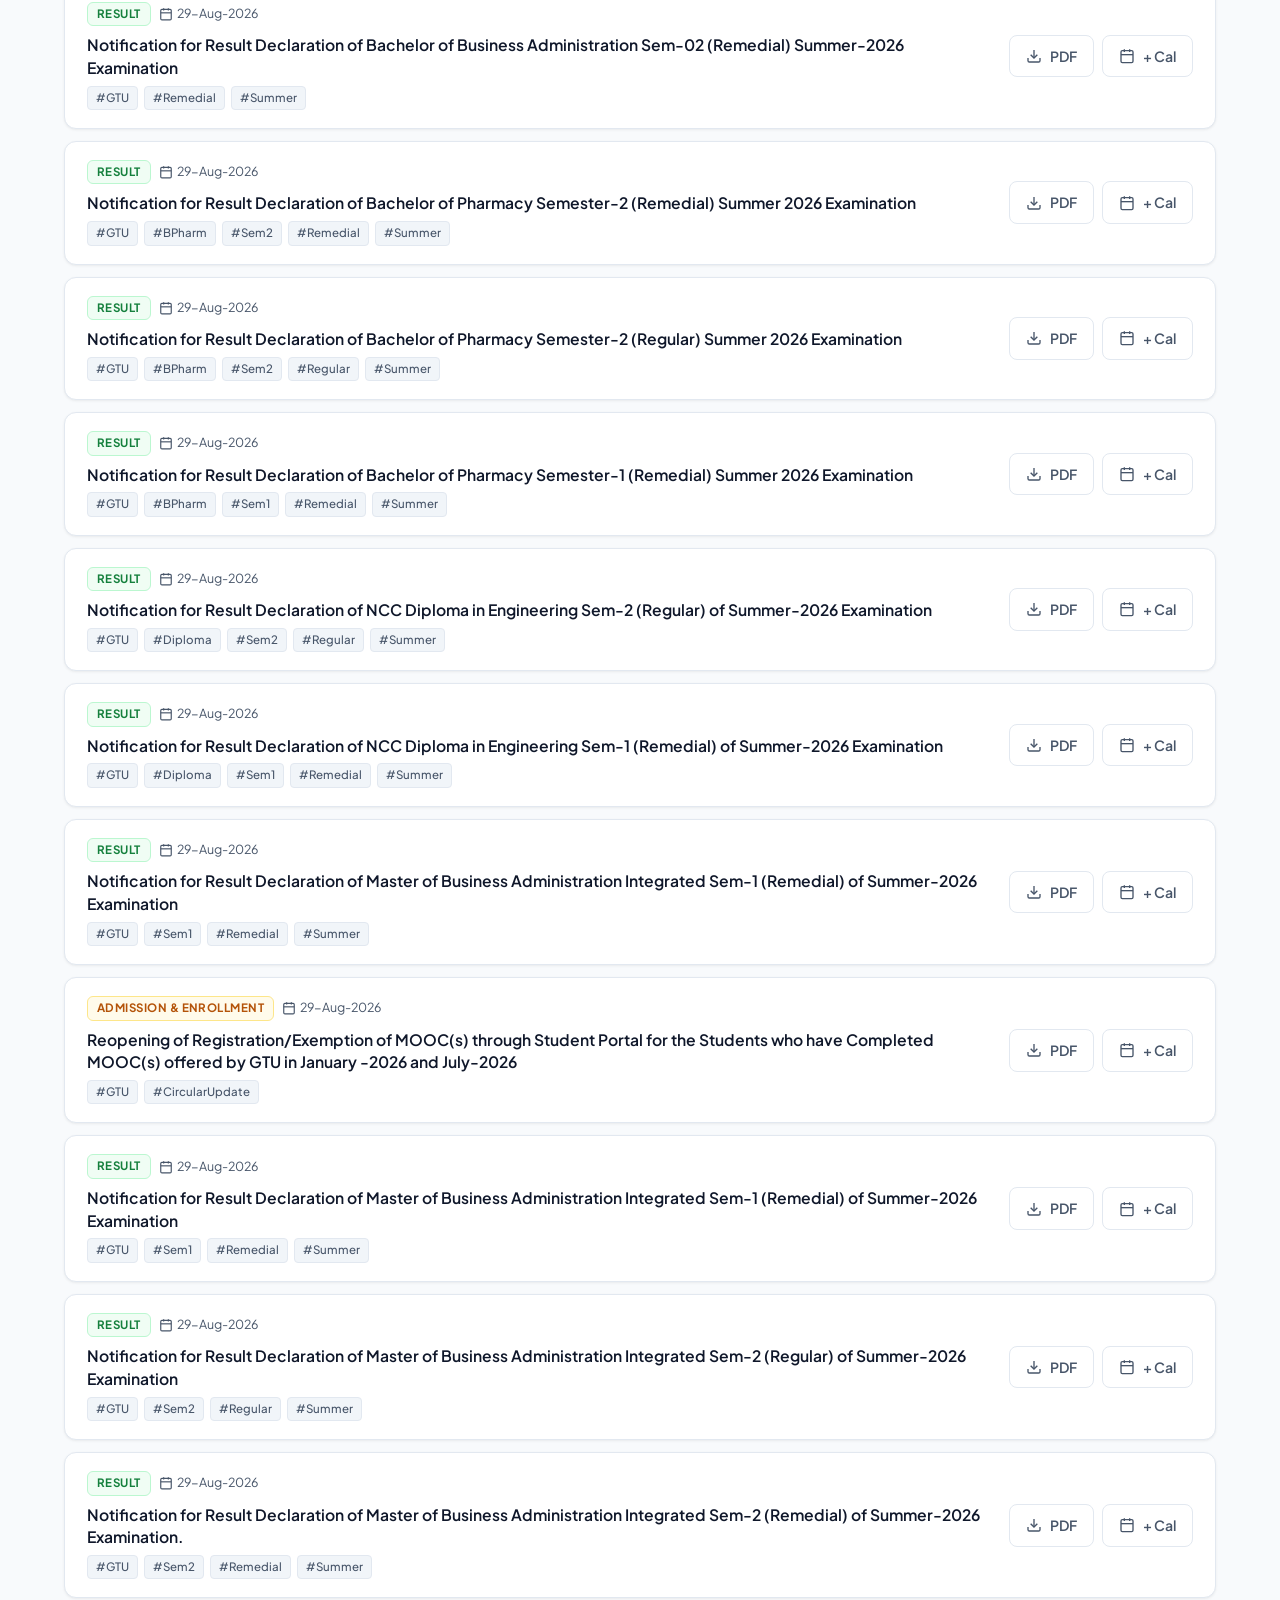
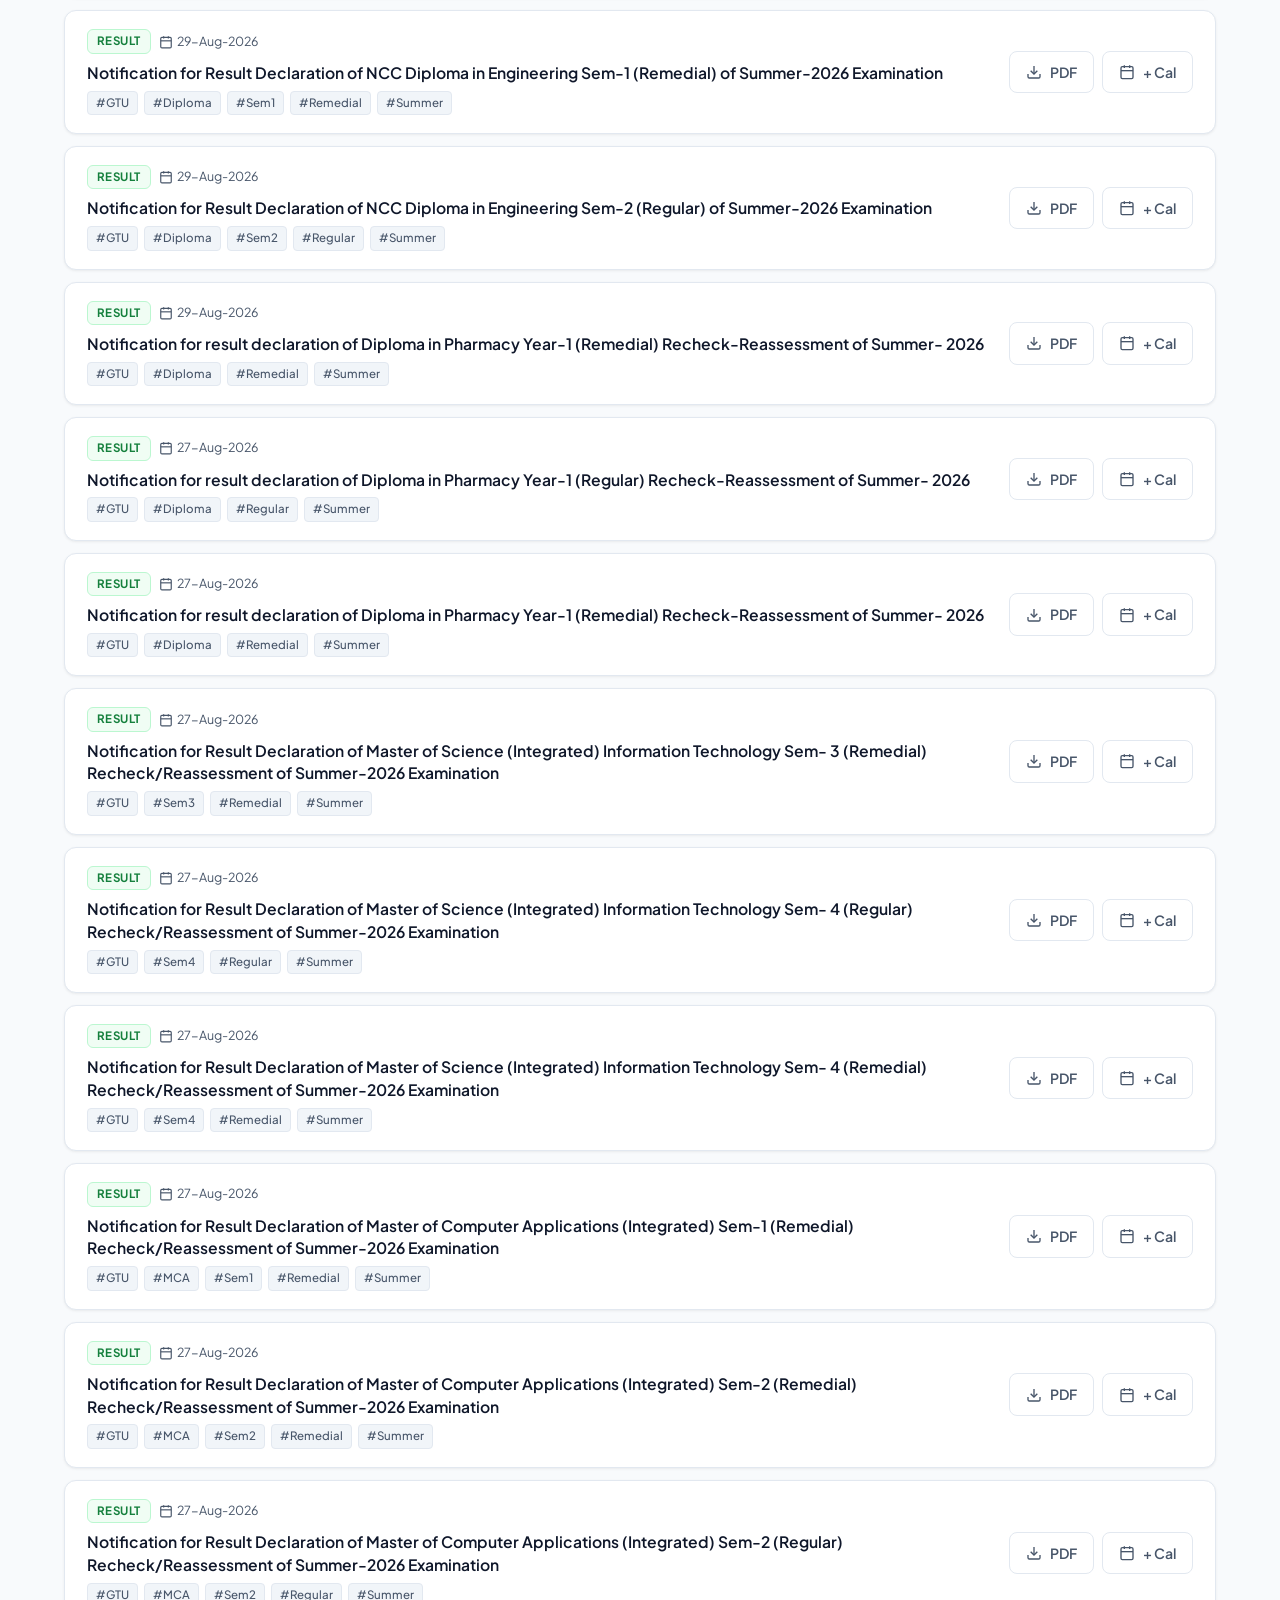
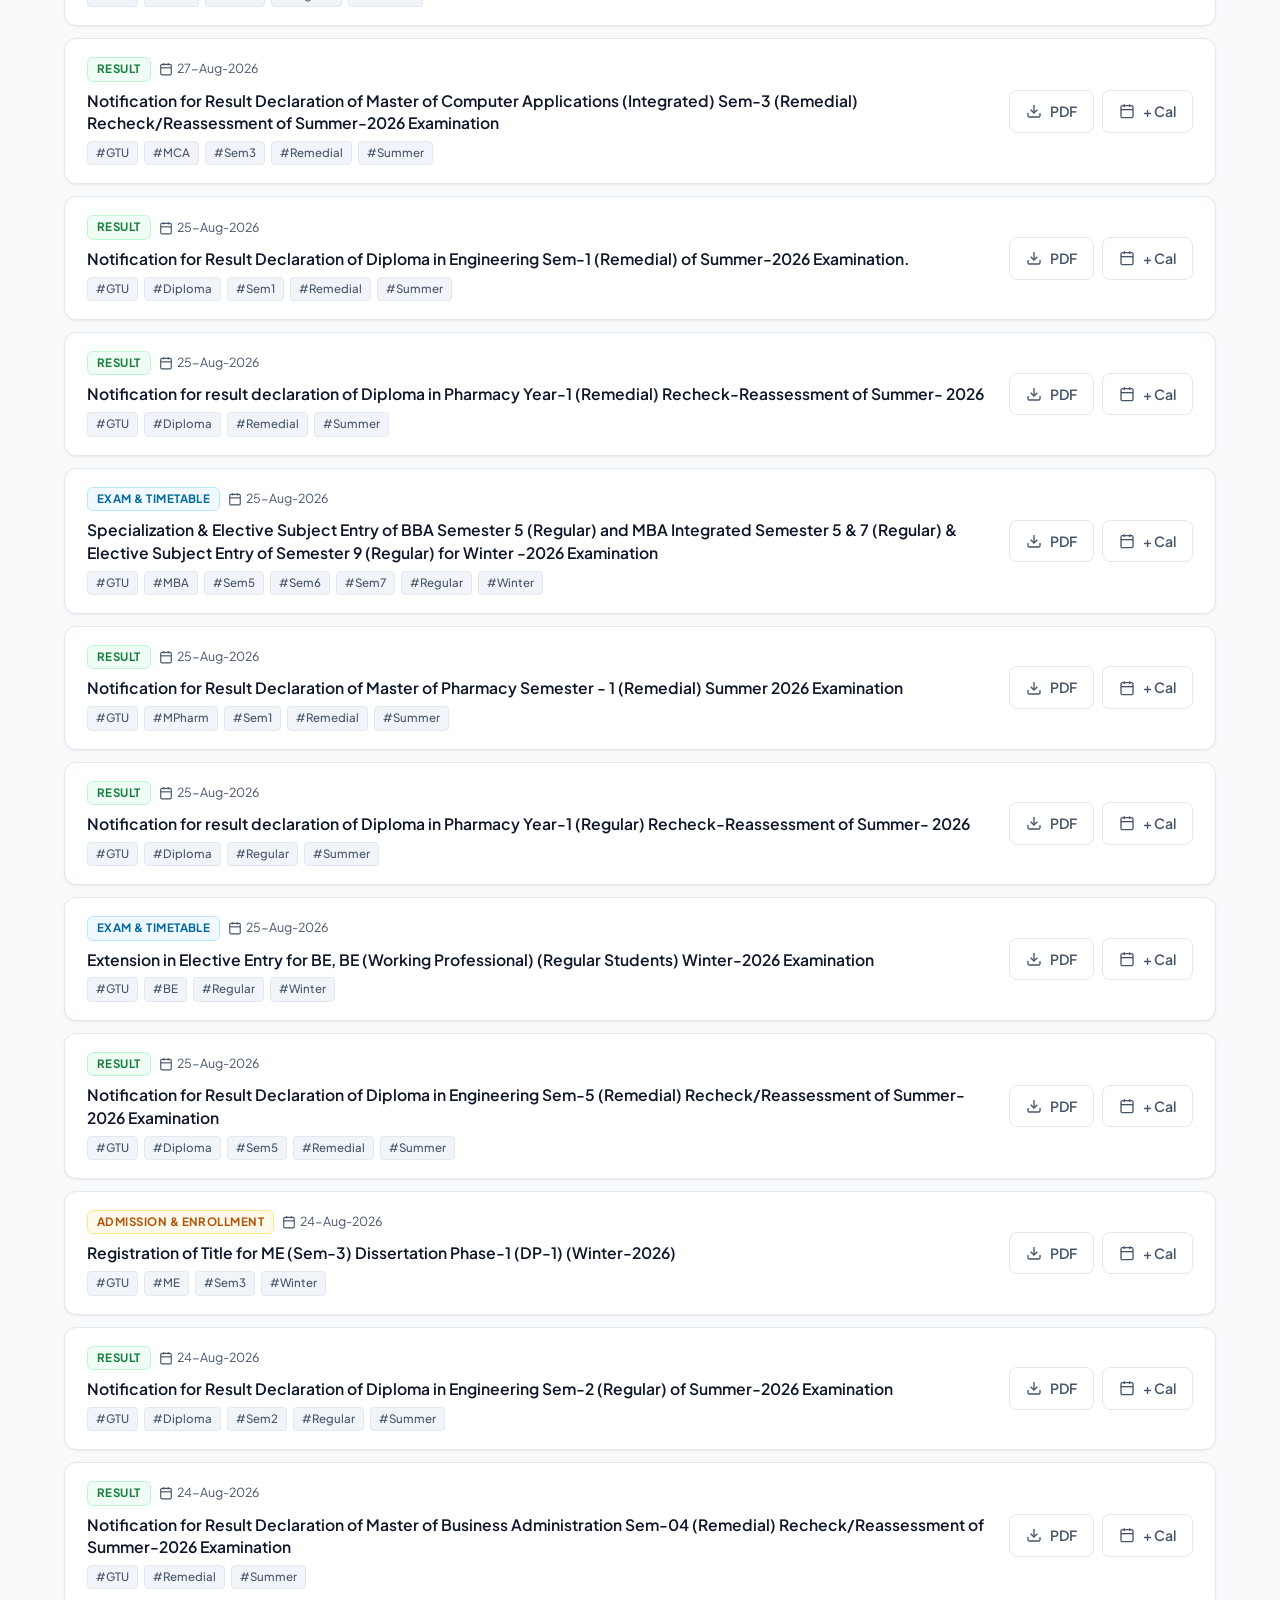
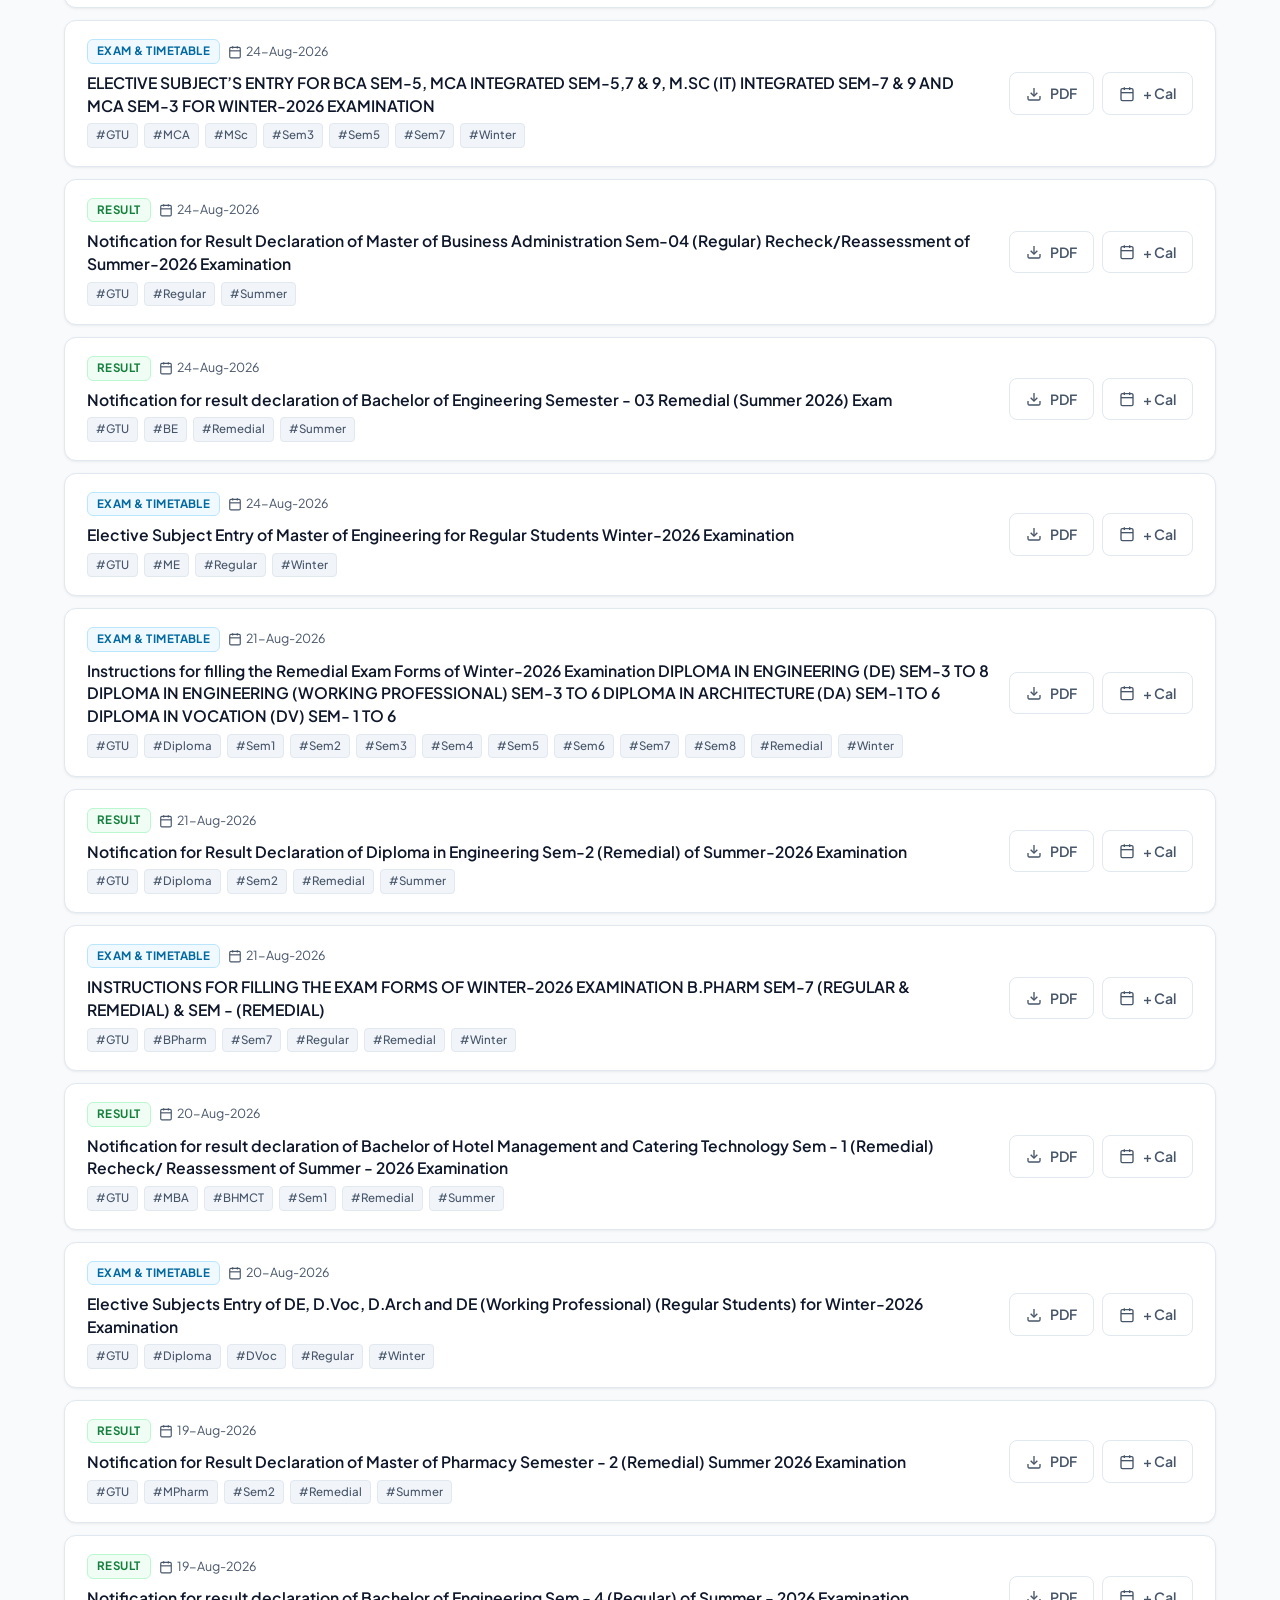
<file: web/index.html>
<!DOCTYPE html>
<html lang="en">

<head>
    <meta charset="UTF-8">
    <meta name="viewport" content="width=device-width, initial-scale=1.0">
    <title>GTU Circulars & Alerts Portal | Live Dashboard</title>
    <meta name="description"
        content="Real-time GTU circulars tracker, examination timetables, results, and fee alerts monitor with live search, filters, and RSS feed.">
    <meta name="theme-color" content="#2563eb">
    <link rel="manifest" href="manifest.json">
    <!-- Google Fonts -->
    <link rel="preconnect" href="https://fonts.googleapis.com">
    <link rel="preconnect" href="https://fonts.gstatic.com" crossorigin>
    <link
        href="https://fonts.googleapis.com/css2?family=Outfit:wght@400;500;600;700;800&family=Plus+Jakarta+Sans:wght@400;500;600;700&display=swap"
        rel="stylesheet">
    <link rel="stylesheet" href="style.css">
</head>

<body>
    <div class="background-glow top-left"></div>
    <div class="background-glow bottom-right"></div>

    <div class="app-container">
        <!-- Header -->
        <header class="main-header">
            <div class="brand-section">
                <div class="brand-badge">
                    <span class="pulse-dot"></span>
                    <span>LIVE GTU RADAR • ZERO LOAD</span>
                </div>
                <h1 class="brand-title">GTU Alerts <span>& Circulars</span></h1>
                <p class="brand-subtitle">Real-time Gujarat Technological University official public notification
                    monitor</p>
            </div>

            <div class="header-actions">
                <button class="btn btn-secondary" id="btn-export-csv" onclick="exportData('csv')">
                    <svg width="16" height="16" viewBox="0 0 24 24" fill="none" stroke="currentColor" stroke-width="2">
                        <path d="M21 15v4a2 2 0 0 1-2 2H5a2 2 0 0 1-2-2v-4"></path>
                        <polyline points="7 10 12 15 17 10"></polyline>
                        <line x1="12" y1="15" x2="12" y2="3"></line>
                    </svg>
                    <span>CSV</span>
                </button>
                <a href="/feed.xml" target="_blank" class="btn btn-secondary" id="btn-rss">
                    <svg width="16" height="16" viewBox="0 0 24 24" fill="none" stroke="currentColor" stroke-width="2">
                        <path d="M4 11a9 9 0 0 1 9 9"></path>
                        <path d="M4 4a16 16 0 0 1 16 16"></path>
                        <circle cx="5" cy="19" r="1"></circle>
                    </svg>
                    <span>RSS</span>
                </a>
                <button class="btn btn-primary" id="btn-scan" onclick="triggerScan()">
                    <svg id="scan-icon" width="18" height="18" viewBox="0 0 24 24" fill="none" stroke="currentColor"
                        stroke-width="2">
                        <path d="M23 4v6h-6"></path>
                        <path d="M1 20v-6h6"></path>
                        <path d="M3.51 9a9 9 0 0 1 14.85-3.36L23 10M1 14l4.64 4.36A9 9 0 0 0 20.49 15"></path>
                    </svg>
                    <span id="scan-text">Check GTU Portal</span>
                </button>
            </div>
        </header>


        <!-- Stat Cards Grid (Clickable Filters) -->
        <section class="stats-grid">
            <div class="stat-card clickable active" id="card-total" onclick="filterByStatCard('ALL')"
                title="Click to show all circulars" role="button" tabindex="0">
                <div class="stat-icon-wrapper blue">
                    <svg width="24" height="24" viewBox="0 0 24 24" fill="none" stroke="currentColor" stroke-width="2">
                        <path d="M14 2H6a2 2 0 0 0-2 2v16a2 2 0 0 0 2 2h12a2 2 0 0 0 2-2V8z"></path>
                        <polyline points="14 2 14 8 20 8"></polyline>
                        <line x1="16" y1="13" x2="8" y2="13"></line>
                        <line x1="16" y1="17" x2="8" y2="17"></line>
                        <polyline points="10 9 9 9 8 9"></polyline>
                    </svg>
                </div>
                <div class="stat-content">
                    <span class="stat-label">Total Circulars</span>
                    <h3 class="stat-number" id="stat-total">--</h3>
                </div>
                <span class="stat-arrow">→</span>
            </div>

            <div class="stat-card clickable" id="card-today" onclick="filterByStatCard('TODAY')"
                title="Click to view only today's circulars" role="button" tabindex="0">
                <div class="stat-icon-wrapper green">
                    <svg width="24" height="24" viewBox="0 0 24 24" fill="none" stroke="currentColor" stroke-width="2">
                        <circle cx="12" cy="12" r="10"></circle>
                        <polyline points="12 6 12 12 16 14"></polyline>
                    </svg>
                </div>
                <div class="stat-content">
                    <span class="stat-label">Today's Updates</span>
                    <h3 class="stat-number" id="stat-today">--</h3>
                </div>
                <span class="stat-arrow">→</span>
            </div>

            <div class="stat-card clickable" id="card-fees" onclick="filterByStatCard('Fee & Penalty')"
                title="Click to view fee & penalty notices" role="button" tabindex="0">
                <div class="stat-icon-wrapper red">
                    <svg width="24" height="24" viewBox="0 0 24 24" fill="none" stroke="currentColor" stroke-width="2">
                        <polygon points="7.86 2 16.14 2 22 7.86 22 16.14 16.14 22 7.86 22 2 16.14 2 7.86 7.86 2">
                        </polygon>
                        <line x1="12" y1="8" x2="12" y2="12"></line>
                        <line x1="12" y1="16" x2="12.01" y2="16"></line>
                    </svg>
                </div>
                <div class="stat-content">
                    <span class="stat-label">Fee & Penalty Alerts</span>
                    <h3 class="stat-number" id="stat-fees">--</h3>
                </div>
                <span class="stat-arrow">→</span>
            </div>

            <div class="stat-card clickable" id="card-exams" onclick="filterByStatCard('Exam & Timetable')"
                title="Click to view exam timetables & circulars" role="button" tabindex="0">
                <div class="stat-icon-wrapper purple">
                    <svg width="24" height="24" viewBox="0 0 24 24" fill="none" stroke="currentColor" stroke-width="2">
                        <path d="M22 10v6M2 10l10-5 10 5-10 5z"></path>
                        <path d="M6 12v5c3 3 9 3 12 0v-5"></path>
                    </svg>
                </div>
                <div class="stat-content">
                    <span class="stat-label">Exam Timetables</span>
                    <h3 class="stat-number" id="stat-exams">--</h3>
                </div>
                <span class="stat-arrow">→</span>
            </div>
        </section>

        <!-- Visual Category Distribution Bar -->
        <section class="chart-section">
            <div class="chart-header">
                <h3>📊 Notice Category Breakdown</h3>
                <span class="chart-subtitle">Real-time distribution from SQLite database</span>
            </div>
            <div class="category-bar-wrapper" id="category-bar">
                <div class="bar-segment" style="width: 100%; background: #6366f1;">Loading...</div>
            </div>
            <div class="category-legend" id="category-legend"></div>
        </section>

        <!-- ✨ Ask GTU AI Assistant Section -->
        <section class="ai-assistant-section" id="ai-assistant-section">
            <div class="ai-card">
                <div class="ai-header">
                    <div class="ai-title-wrap">
                        <span class="ai-badge-pulse">✨ AI ASSISTANT</span>
                        <h3 class="ai-title">Ask GTU AI <span class="ai-subtitle-badge">Smart Q&amp;A</span></h3>
                    </div>
                    <p class="ai-desc">Ask natural questions about exam dates, results, remedial forms, deadlines, or circulars.</p>
                </div>

                <div class="ai-input-wrapper">
                    <div class="ai-input-box">
                        <span class="ai-search-icon">
                            <svg width="20" height="20" viewBox="0 0 24 24" fill="none" stroke="currentColor" stroke-width="2">
                                <circle cx="12" cy="12" r="3"></circle>
                                <path d="M19.4 15a1.65 1.65 0 0 0 .33 1.82l.06.06a2 2 0 0 1 0 2.83 2 2 0 0 1-2.83 0l-.06-.06a1.65 1.65 0 0 0-1.82-.33 1.65 1.65 0 0 0-1 1.51V21a2 2 0 0 1-2 2 2 2 0 0 1-2-2v-.09A1.65 1.65 0 0 0 9 19.4a1.65 1.65 0 0 0-1.82.33l-.06.06a2 2 0 0 1-2.83 0 2 2 0 0 1 0-2.83l.06-.06a1.65 1.65 0 0 0 .33-1.82 1.65 1.65 0 0 0-1.51-1H3a2 2 0 0 1-2-2 2 2 0 0 1 2-2h.09A1.65 1.65 0 0 0 4.6 9a1.65 1.65 0 0 0-.33-1.82l-.06-.06a2 2 0 0 1 0-2.83 2 2 0 0 1 2.83 0l.06.06a1.65 1.65 0 0 0 1.82.33H9a1.65 1.65 0 0 0 1-1.51V3a2 2 0 0 1 2-2 2 2 0 0 1 2 2v.09a1.65 1.65 0 0 0 1 1.51 1.65 1.65 0 0 0 1.82-.33l.06-.06a2 2 0 0 1 2.83 0 2 2 0 0 1 0 2.83l-.06.06a1.65 1.65 0 0 0-.33 1.82V9a1.65 1.65 0 0 0 1.51 1H21a2 2 0 0 1 2 2 2 2 0 0 1-2 2h-.09a1.65 1.65 0 0 0-1.51 1z"></path>
                            </svg>
                        </span>
                        <input type="text" id="ai-query-input" placeholder="e.g. When is the ME dissertation last date? Or show Pharmacy recheck result" onkeydown="handleAiInputKey(event)">
                        <button class="btn btn-ai-ask" id="btn-ai-ask" onclick="submitAiQuery()">
                            <span>Ask AI</span>
                            <svg width="16" height="16" viewBox="0 0 24 24" fill="none" stroke="currentColor" stroke-width="2">
                                <line x1="22" y1="2" x2="11" y2="13"></line>
                                <polygon points="22 2 15 22 11 13 2 9 22 2"></polygon>
                            </svg>
                        </button>
                    </div>

                    <!-- Quick Suggestion Prompt Chips -->
                    <div class="ai-chips-wrapper">
                        <span class="ai-chips-label">💡 Try asking:</span>
                        <button class="ai-chip" onclick="askPresetQuery('When is the ME dissertation deadline?')">🎓 ME Dissertation Deadline</button>
                        <button class="ai-chip" onclick="askPresetQuery('Pharmacy rechecking results status')">💊 Pharmacy Recheck Results</button>
                        <button class="ai-chip" onclick="askPresetQuery('Any exam fee or penalty notices?')">🚨 Exam Fee &amp; Penalty</button>
                        <button class="ai-chip" onclick="askPresetQuery('What are today\'s latest notices?')">⚡ Latest Today</button>
                    </div>
                </div>

                <!-- Dynamic AI Response Container -->
                <div class="ai-response-container" id="ai-response-container" style="display: none;">
                    <div class="ai-response-card" id="ai-response-card"></div>
                </div>
            </div>
        </section>

        <!-- Search and Filter Controls -->
        <section class="control-panel">
            <div class="search-box">
                <svg width="20" height="20" viewBox="0 0 24 24" fill="none" stroke="currentColor" stroke-width="2">
                    <circle cx="11" cy="11" r="8"></circle>
                    <line x1="21" y1="21" x2="16.65" y2="16.65"></line>
                </svg>
                <input type="text" id="search-input"
                    placeholder="Search by title, branch (BE, Diploma, MBA), semester or keyword..."
                    oninput="handleSearch()">
                <button class="clear-search" id="clear-search-btn" onclick="clearSearch()"
                    style="display: none;">&times;</button>
            </div>

            <!-- Category Pills -->
            <div class="filter-pills" id="category-pills">
                <button class="pill active" data-category="ALL" onclick="setCategory('ALL')">All</button>
                <button class="pill" data-category="Fee & Penalty" onclick="setCategory('Fee & Penalty')">🚨 Fee &
                    Penalty</button>
                <button class="pill" data-category="Exam & Timetable" onclick="setCategory('Exam & Timetable')">📝 Exam
                    & Timetable</button>
                <button class="pill" data-category="Result" onclick="setCategory('Result')">🏆 Results</button>
                <button class="pill" data-category="Admission & Enrollment"
                    onclick="setCategory('Admission & Enrollment')">🎓 Admission</button>
                <button class="pill" data-category="Academics & Syllabus"
                    onclick="setCategory('Academics & Syllabus')">📚 Academics</button>
            </div>
        </section>

        <!-- Status & Result Count Bar -->
        <div class="results-header">
            <div class="results-count" id="results-count-text">Showing latest circulars</div>
            <div class="status-badge" id="system-status">
                <span class="status-indicator"></span>
                <span>System Online</span>
            </div>
        </div>

        <!-- Circulars Cards Feed -->
        <section class="circulars-feed" id="circulars-container">
            <div class="loading-state">
                <div class="spinner"></div>
                <p>Loading latest GTU circulars...</p>
            </div>
        </section>

        <!-- Toast Notification Container -->
        <div id="toast" class="toast"></div>



        <!-- Footer -->
        <footer class="app-footer">
            <p>GTU Automation Hub • Built for Students & Faculty • Strictly Compliant with Public Notice Policies</p>
            <p class="footer-links">
                <a href="https://www.gtu.ac.in/Circular.aspx" target="_blank">Official GTU Portal</a> •
                <a href="/api/circulars" target="_blank">REST API</a> •
                <a href="/feed.xml" target="_blank">RSS XML</a>
            </p>
        </footer>
    </div>

    <script src="app.js"></script>
</body>

</html>
</file>
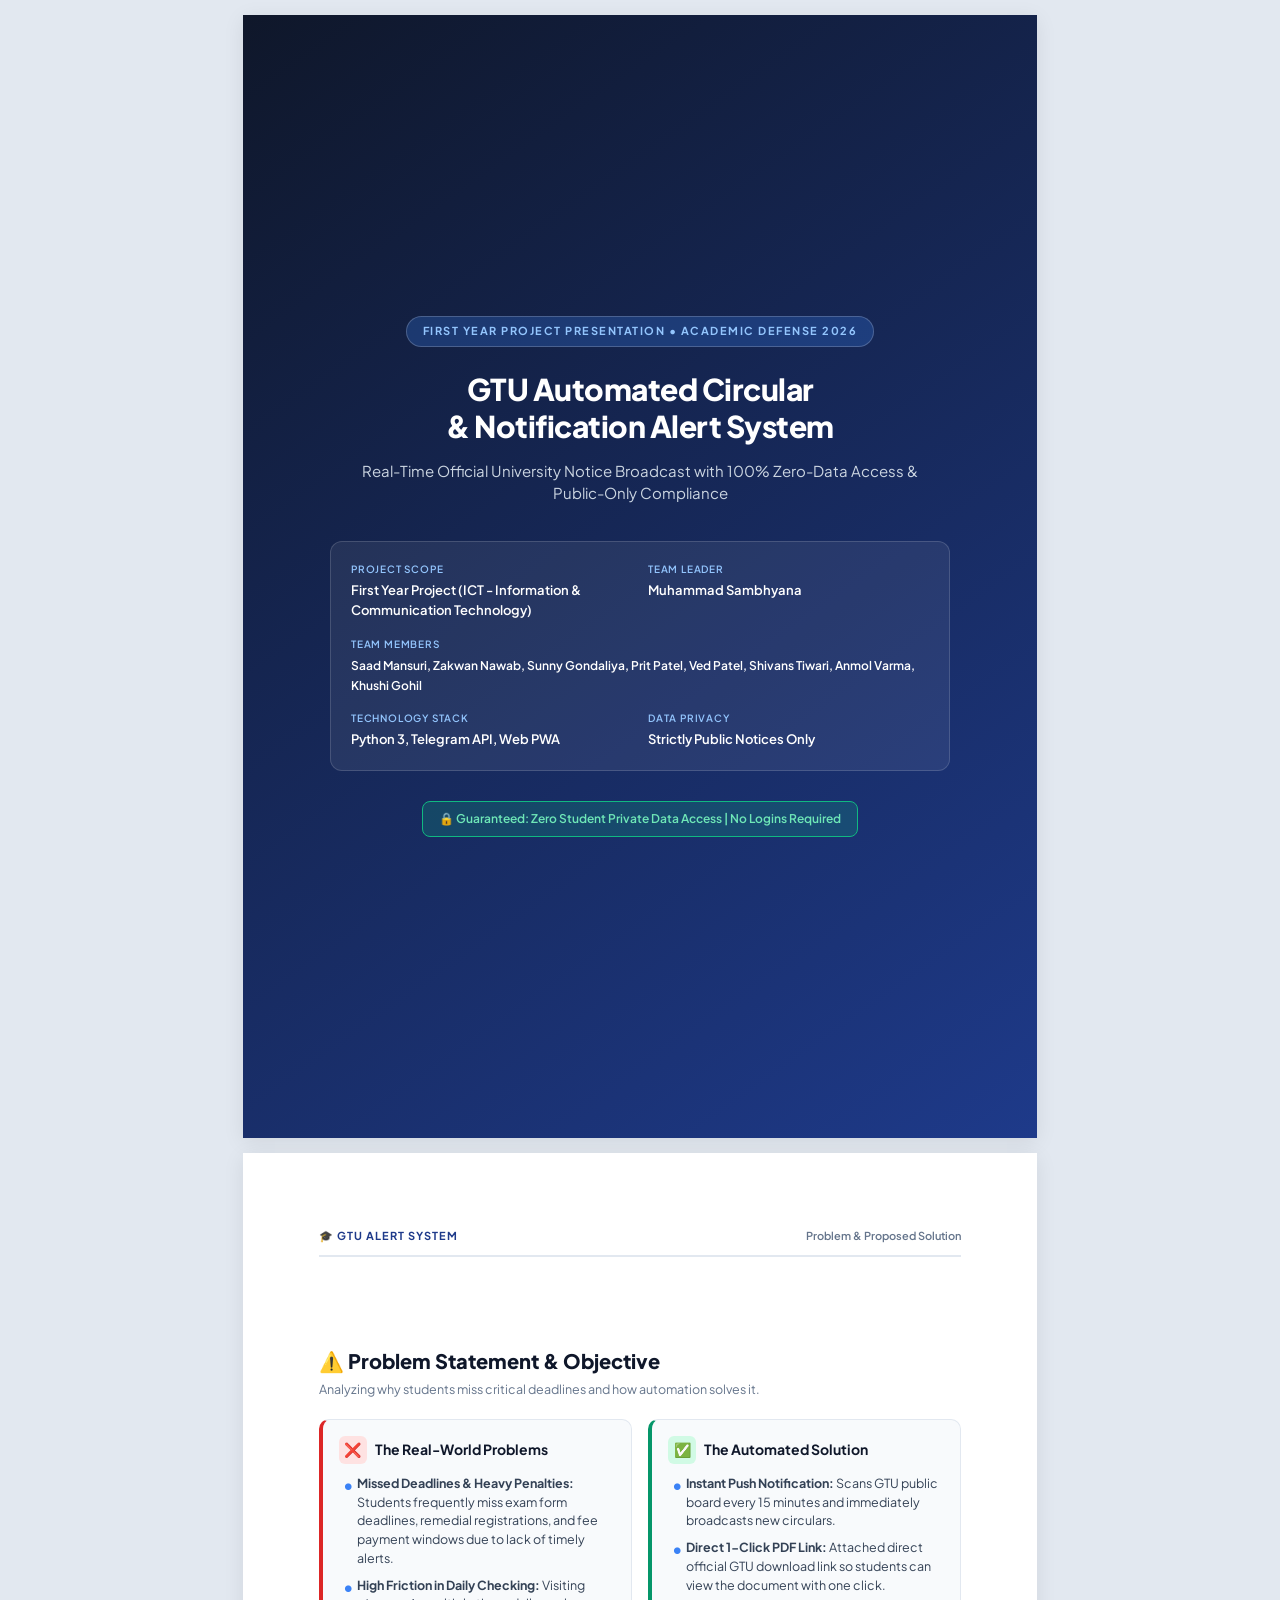
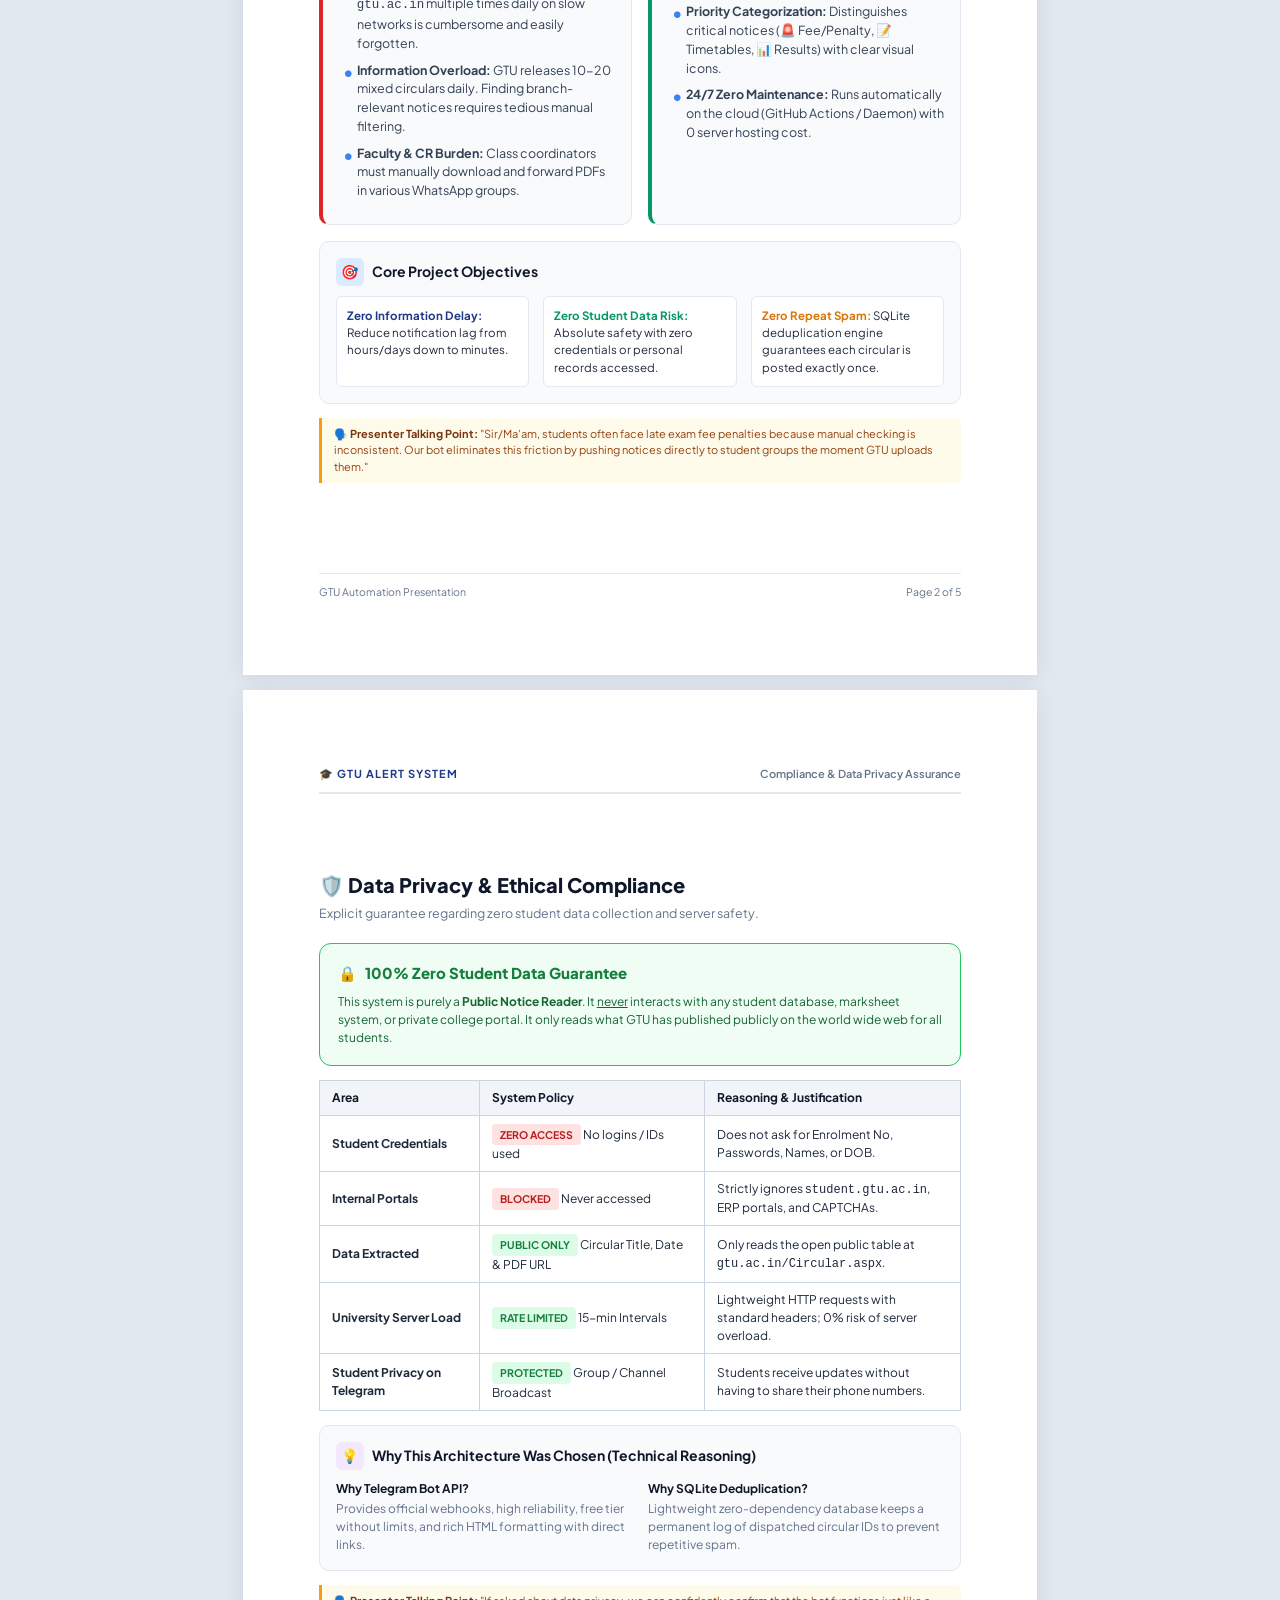
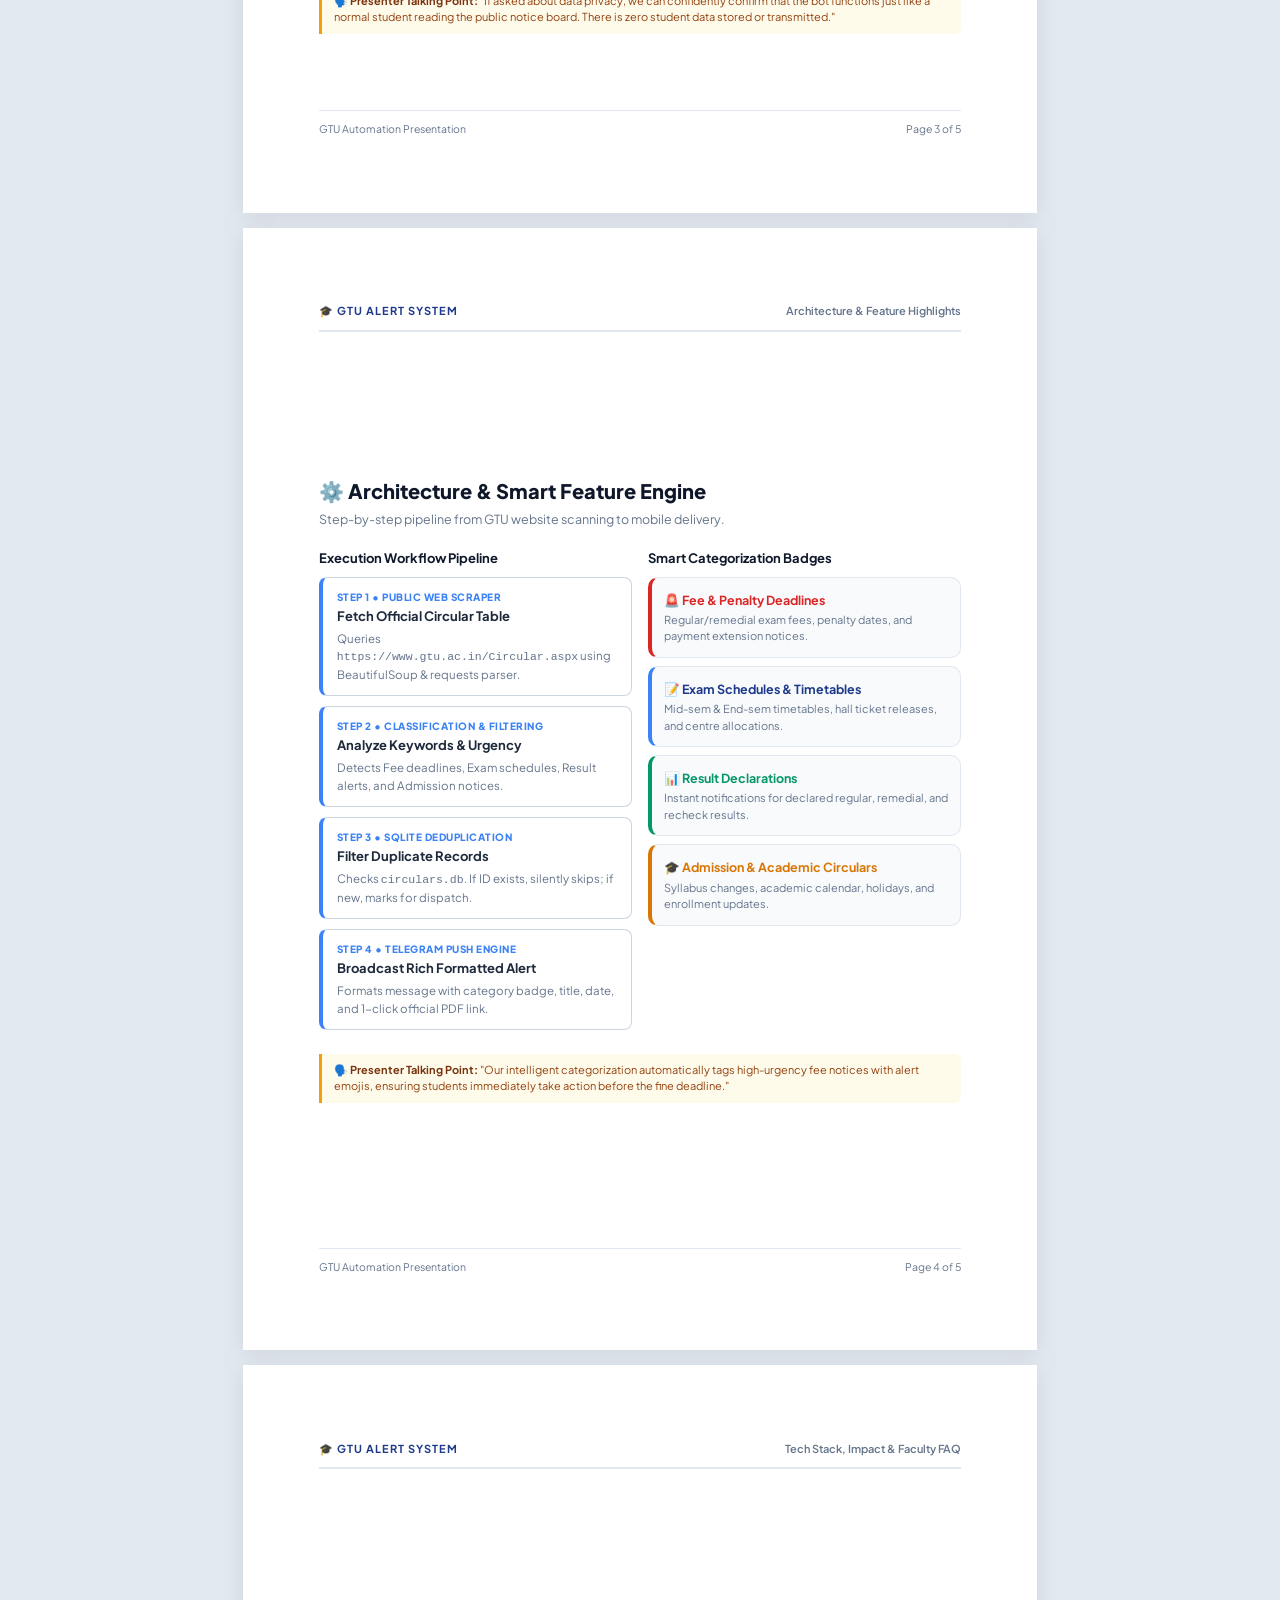
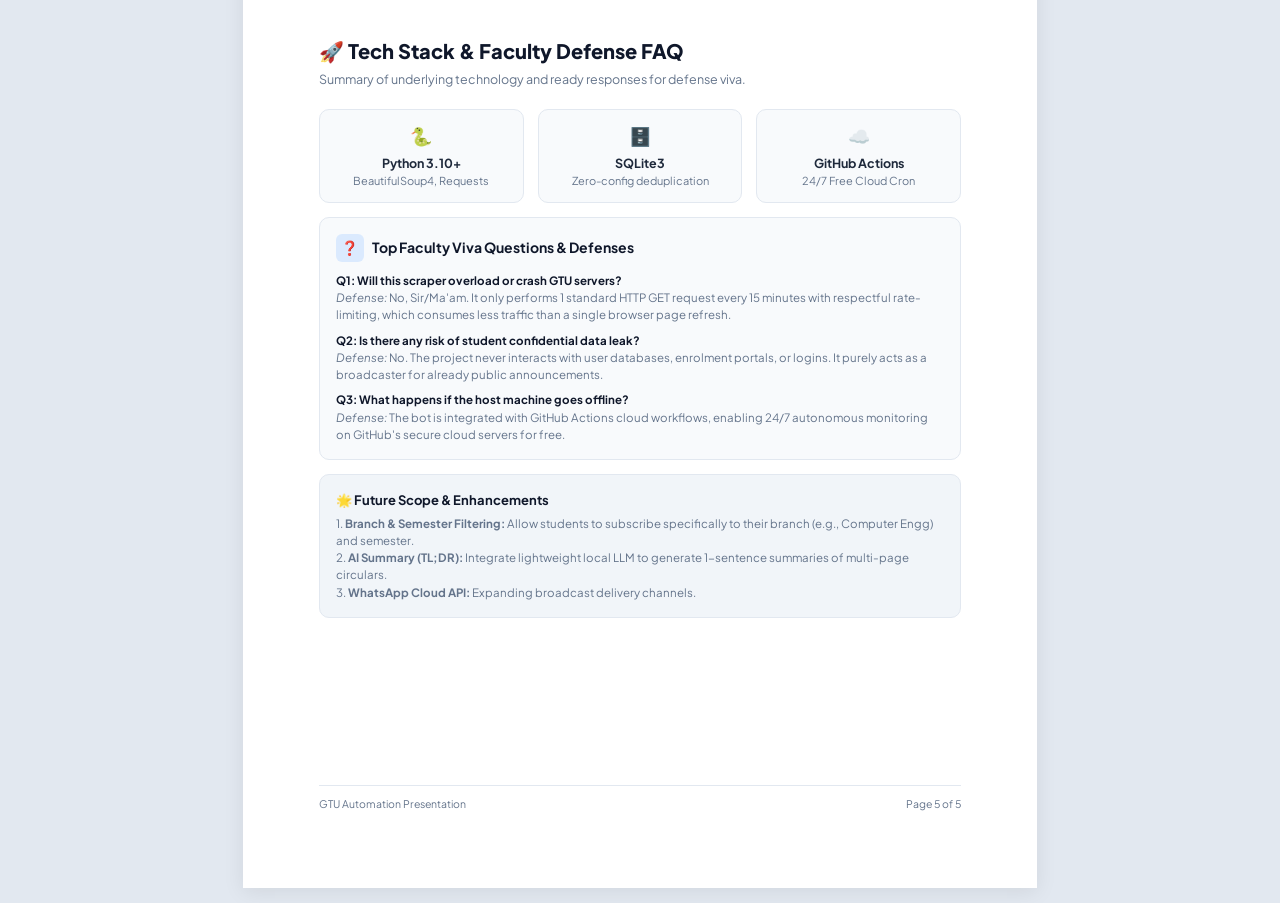
<file: presentation_slides.html>
<!DOCTYPE html>
<html lang="en">
<head>
    <meta charset="UTF-8">
    <title>GTU Automated Circular & Alert System - Presentation Deck</title>
    <style>
        @import url('https://fonts.googleapis.com/css2?family=Plus+Jakarta+Sans:wght@400;500;600;700;800&family=JetBrains+Mono:wght@400;500;600&display=swap');

        :root {
            --primary: #1e3a8a;
            --primary-light: #3b82f6;
            --primary-dark: #0f172a;
            --accent: #059669;
            --accent-light: #10b981;
            --warning: #d97706;
            --danger: #dc2626;
            --bg-slate: #f8fafc;
            --card-bg: #ffffff;
            --text-dark: #1e293b;
            --text-muted: #64748b;
            --border: #e2e8f0;
        }

        * {
            margin: 0;
            padding: 0;
            box-sizing: border-box;
            -webkit-print-color-adjust: exact !important;
            print-color-adjust: exact !important;
        }

        body {
            font-family: 'Plus Jakarta Sans', -apple-system, BlinkMacSystemFont, 'Segoe UI', Roboto, sans-serif;
            background: #e2e8f0;
            color: var(--text-dark);
            line-height: 1.5;
            font-size: 13.5px;
        }

        .page {
            width: 210mm;
            min-height: 297mm;
            padding: 20mm;
            margin: 15px auto;
            background: white;
            box-shadow: 0 4px 20px rgba(0, 0, 0, 0.08);
            position: relative;
            page-break-after: always;
            display: flex;
            flex-direction: column;
            justify-content: space-between;
        }

        @media print {
            body {
                background: white;
            }
            .page {
                margin: 0;
                box-shadow: none;
                width: 100%;
                min-height: 100vh;
                padding: 16mm;
            }
        }

        /* Header & Footer */
        .page-header {
            display: flex;
            justify-content: space-between;
            align-items: center;
            border-bottom: 2px solid var(--border);
            padding-bottom: 10px;
            margin-bottom: 20px;
        }

        .page-header .brand {
            font-size: 11px;
            font-weight: 700;
            letter-spacing: 1px;
            text-transform: uppercase;
            color: var(--primary);
            display: flex;
            align-items: center;
            gap: 6px;
        }

        .page-header .topic {
            font-size: 11px;
            color: var(--text-muted);
            font-weight: 600;
        }

        .page-footer {
            display: flex;
            justify-content: space-between;
            align-items: center;
            border-top: 1px solid var(--border);
            padding-top: 10px;
            margin-top: 20px;
            font-size: 10.5px;
            color: var(--text-muted);
        }

        /* Cover Page Styling */
        .cover-page {
            justify-content: center;
            align-items: center;
            text-align: center;
            background: linear-gradient(145deg, #0f172a 0%, #1e3a8a 100%);
            color: white;
        }

        .cover-badge {
            background: rgba(59, 130, 246, 0.25);
            border: 1px solid rgba(255, 255, 255, 0.2);
            color: #93c5fd;
            font-weight: 700;
            font-size: 11px;
            padding: 6px 16px;
            border-radius: 20px;
            text-transform: uppercase;
            letter-spacing: 1.5px;
            display: inline-block;
            margin-bottom: 24px;
        }

        .cover-title {
            font-size: 30px;
            font-weight: 800;
            line-height: 1.25;
            margin-bottom: 14px;
            letter-spacing: -0.5px;
        }

        .cover-subtitle {
            font-size: 15px;
            color: #cbd5e1;
            max-width: 580px;
            margin: 0 auto 36px;
            font-weight: 400;
        }

        .cover-meta-grid {
            display: grid;
            grid-template-columns: repeat(2, 1fr);
            gap: 16px;
            width: 100%;
            max-width: 520px;
            background: rgba(255, 255, 255, 0.07);
            border: 1px solid rgba(255, 255, 255, 0.15);
            padding: 20px;
            border-radius: 12px;
            text-align: left;
            margin-bottom: 30px;
        }

        .meta-item label {
            display: block;
            font-size: 10px;
            text-transform: uppercase;
            letter-spacing: 0.8px;
            color: #93c5fd;
            font-weight: 600;
            margin-bottom: 3px;
        }

        .meta-item span {
            font-size: 13px;
            font-weight: 600;
            color: white;
        }

        .privacy-pill {
            background: rgba(16, 185, 129, 0.2);
            border: 1px solid #10b981;
            color: #6ee7b7;
            padding: 8px 16px;
            border-radius: 8px;
            font-size: 12px;
            font-weight: 600;
            display: inline-flex;
            align-items: center;
            gap: 8px;
        }

        /* Headings */
        h1.slide-title {
            font-size: 20px;
            font-weight: 800;
            color: var(--primary-dark);
            margin-bottom: 4px;
            display: flex;
            align-items: center;
            gap: 10px;
        }

        p.slide-subtitle {
            font-size: 12.5px;
            color: var(--text-muted);
            margin-bottom: 20px;
        }

        /* Cards & Grids */
        .grid-2 {
            display: grid;
            grid-template-columns: 1fr 1fr;
            gap: 16px;
        }

        .grid-3 {
            display: grid;
            grid-template-columns: repeat(3, 1fr);
            gap: 14px;
        }

        .card {
            background: var(--bg-slate);
            border: 1px solid var(--border);
            border-radius: 10px;
            padding: 16px;
        }

        .card-header {
            display: flex;
            align-items: center;
            gap: 8px;
            margin-bottom: 10px;
        }

        .card-header h3 {
            font-size: 14px;
            font-weight: 700;
            color: var(--primary-dark);
        }

        .badge-icon {
            width: 28px;
            height: 28px;
            border-radius: 6px;
            display: flex;
            align-items: center;
            justify-content: center;
            font-size: 14px;
            font-weight: bold;
        }

        .icon-blue { background: #dbeafe; color: #1e40af; }
        .icon-green { background: #d1fae5; color: #065f46; }
        .icon-amber { background: #fef3c7; color: #92400e; }
        .icon-red { background: #fee2e2; color: #991b1b; }
        .icon-purple { background: #f3e8ff; color: #6b21a8; }

        ul.styled-list {
            list-style: none;
            padding-left: 0;
        }

        ul.styled-list li {
            position: relative;
            padding-left: 18px;
            margin-bottom: 8px;
            font-size: 12.5px;
            color: #334155;
        }

        ul.styled-list li::before {
            content: "•";
            position: absolute;
            left: 4px;
            top: -1px;
            color: var(--primary-light);
            font-size: 16px;
            font-weight: bold;
        }

        /* High Impact Banner / Assurance Box */
        .assurance-box {
            background: #f0fdf4;
            border: 1.5px solid #22c55e;
            border-radius: 12px;
            padding: 18px;
            margin: 14px 0;
        }

        .assurance-title {
            color: #15803d;
            font-size: 15px;
            font-weight: 800;
            display: flex;
            align-items: center;
            gap: 8px;
            margin-bottom: 8px;
        }

        .table-custom {
            width: 100%;
            border-collapse: collapse;
            margin: 12px 0;
            font-size: 12px;
        }

        .table-custom th, .table-custom td {
            border: 1px solid #cbd5e1;
            padding: 8px 12px;
            text-align: left;
        }

        .table-custom th {
            background: #f1f5f9;
            color: var(--primary-dark);
            font-weight: 700;
        }

        .tag-danger {
            background: #fee2e2;
            color: #b91c1c;
            font-weight: 700;
            padding: 3px 8px;
            border-radius: 4px;
            font-size: 10.5px;
            display: inline-block;
        }

        .tag-success {
            background: #dcfce7;
            color: #15803d;
            font-weight: 700;
            padding: 3px 8px;
            border-radius: 4px;
            font-size: 10.5px;
            display: inline-block;
        }

        /* Flow diagram boxes */
        .workflow-step {
            background: white;
            border: 1px solid #cbd5e1;
            border-radius: 8px;
            padding: 12px 14px;
            position: relative;
            border-left: 4px solid var(--primary-light);
            margin-bottom: 10px;
        }

        .workflow-step .step-num {
            font-size: 10px;
            font-weight: 800;
            color: var(--primary-light);
            text-transform: uppercase;
            letter-spacing: 0.5px;
        }

        .workflow-step .step-title {
            font-size: 13px;
            font-weight: 700;
            color: var(--text-dark);
            margin: 2px 0 4px;
        }

        .workflow-step .step-desc {
            font-size: 11.5px;
            color: var(--text-muted);
        }

        .speaker-hint {
            background: #fffbeb;
            border-left: 3px solid #f59e0b;
            padding: 8px 12px;
            border-radius: 0 6px 6px 0;
            font-size: 11px;
            color: #92400e;
            margin-top: 14px;
        }

        .speaker-hint strong {
            color: #78350f;
        }
    </style>
</head>
<body>

    <!-- ================= PAGE 1: COVER SLIDE ================= -->
    <div class="page cover-page">
        <div>
            <div class="cover-badge">First Year Project Presentation • Academic Defense 2026</div>
            <h1 class="cover-title">GTU Automated Circular<br>& Notification Alert System</h1>
            <p class="cover-subtitle">Real-Time Official University Notice Broadcast with 100% Zero-Data Access & Public-Only Compliance</p>

            <div class="cover-meta-grid" style="max-width: 620px;">
                <div class="meta-item">
                    <label>Project Scope</label>
                    <span>First Year Project (ICT - Information &amp; Communication Technology)</span>
                </div>
                <div class="meta-item">
                    <label>Team Leader</label>
                    <span>Muhammad Sambhyana</span>
                </div>
                <div class="meta-item" style="grid-column: 1 / -1;">
                    <label>Team Members</label>
                    <span style="font-size: 12px; line-height: 1.4;">Saad Mansuri, Zakwan Nawab, Sunny Gondaliya, Prit Patel, Ved Patel, Shivans Tiwari, Anmol Varma, Khushi Gohil</span>
                </div>
                <div class="meta-item">
                    <label>Technology Stack</label>
                    <span>Python 3, Telegram API, Web PWA</span>
                </div>
                <div class="meta-item">
                    <label>Data Privacy</label>
                    <span>Strictly Public Notices Only</span>
                </div>
            </div>

            <div class="privacy-pill">
                🔒 Guaranteed: Zero Student Private Data Access | No Logins Required
            </div>
        </div>
    </div>

    <!-- ================= PAGE 2: PROBLEM STATEMENT & OBJECTIVES ================= -->
    <div class="page">
        <div class="page-header">
            <span class="brand">🎓 GTU Alert System</span>
            <span class="topic">Problem & Proposed Solution</span>
        </div>

        <div>
            <h1 class="slide-title">⚠️ Problem Statement & Objective</h1>
            <p class="slide-subtitle">Analyzing why students miss critical deadlines and how automation solves it.</p>

            <div class="grid-2" style="margin-bottom: 16px;">
                <div class="card" style="border-left: 4px solid var(--danger);">
                    <div class="card-header">
                        <div class="badge-icon icon-red">❌</div>
                        <h3>The Real-World Problems</h3>
                    </div>
                    <ul class="styled-list">
                        <li><strong>Missed Deadlines & Heavy Penalties:</strong> Students frequently miss exam form deadlines, remedial registrations, and fee payment windows due to lack of timely alerts.</li>
                        <li><strong>High Friction in Daily Checking:</strong> Visiting <code>gtu.ac.in</code> multiple times daily on slow networks is cumbersome and easily forgotten.</li>
                        <li><strong>Information Overload:</strong> GTU releases 10-20 mixed circulars daily. Finding branch-relevant notices requires tedious manual filtering.</li>
                        <li><strong>Faculty & CR Burden:</strong> Class coordinators must manually download and forward PDFs in various WhatsApp groups.</li>
                    </ul>
                </div>

                <div class="card" style="border-left: 4px solid var(--accent);">
                    <div class="card-header">
                        <div class="badge-icon icon-green">✅</div>
                        <h3>The Automated Solution</h3>
                    </div>
                    <ul class="styled-list">
                        <li><strong>Instant Push Notification:</strong> Scans GTU public board every 15 minutes and immediately broadcasts new circulars.</li>
                        <li><strong>Direct 1-Click PDF Link:</strong> Attached direct official GTU download link so students can view the document with one click.</li>
                        <li><strong>Priority Categorization:</strong> Distinguishes critical notices (🚨 Fee/Penalty, 📝 Timetables, 📊 Results) with clear visual icons.</li>
                        <li><strong>24/7 Zero Maintenance:</strong> Runs automatically on the cloud (GitHub Actions / Daemon) with 0 server hosting cost.</li>
                    </ul>
                </div>
            </div>

            <div class="card">
                <div class="card-header">
                    <div class="badge-icon icon-blue">🎯</div>
                    <h3>Core Project Objectives</h3>
                </div>
                <div class="grid-3" style="margin-top: 8px;">
                    <div style="font-size: 11.5px; background: white; padding: 10px; border-radius: 6px; border: 1px solid #e2e8f0;">
                        <strong style="color: var(--primary);">Zero Information Delay:</strong> Reduce notification lag from hours/days down to minutes.
                    </div>
                    <div style="font-size: 11.5px; background: white; padding: 10px; border-radius: 6px; border: 1px solid #e2e8f0;">
                        <strong style="color: var(--accent);">Zero Student Data Risk:</strong> Absolute safety with zero credentials or personal records accessed.
                    </div>
                    <div style="font-size: 11.5px; background: white; padding: 10px; border-radius: 6px; border: 1px solid #e2e8f0;">
                        <strong style="color: var(--warning);">Zero Repeat Spam:</strong> SQLite deduplication engine guarantees each circular is posted exactly once.
                    </div>
                </div>
            </div>

            <div class="speaker-hint">
                <strong>🗣️ Presenter Talking Point:</strong> "Sir/Ma'am, students often face late exam fee penalties because manual checking is inconsistent. Our bot eliminates this friction by pushing notices directly to student groups the moment GTU uploads them."
            </div>
        </div>

        <div class="page-footer">
            <span>GTU Automation Presentation</span>
            <span>Page 2 of 5</span>
        </div>
    </div>

    <!-- ================= PAGE 3: DATA PRIVACY & REASONING ================= -->
    <div class="page">
        <div class="page-header">
            <span class="brand">🎓 GTU Alert System</span>
            <span class="topic">Compliance & Data Privacy Assurance</span>
        </div>

        <div>
            <h1 class="slide-title">🛡️ Data Privacy & Ethical Compliance</h1>
            <p class="slide-subtitle">Explicit guarantee regarding zero student data collection and server safety.</p>

            <div class="assurance-box">
                <div class="assurance-title">
                    <span>🔒</span> 100% Zero Student Data Guarantee
                </div>
                <p style="font-size: 12px; color: #166534; line-height: 1.5;">
                    This system is purely a <strong>Public Notice Reader</strong>. It <u>never</u> interacts with any student database, marksheet system, or private college portal. It only reads what GTU has published publicly on the world wide web for all students.
                </p>
            </div>

            <table class="table-custom">
                <thead>
                    <tr>
                        <th style="width: 25%;">Area</th>
                        <th style="width: 35%;">System Policy</th>
                        <th style="width: 40%;">Reasoning & Justification</th>
                    </tr>
                </thead>
                <tbody>
                    <tr>
                        <td><strong>Student Credentials</strong></td>
                        <td><span class="tag-danger">ZERO ACCESS</span> No logins / IDs used</td>
                        <td>Does not ask for Enrolment No, Passwords, Names, or DOB.</td>
                    </tr>
                    <tr>
                        <td><strong>Internal Portals</strong></td>
                        <td><span class="tag-danger">BLOCKED</span> Never accessed</td>
                        <td>Strictly ignores <code>student.gtu.ac.in</code>, ERP portals, and CAPTCHAs.</td>
                    </tr>
                    <tr>
                        <td><strong>Data Extracted</strong></td>
                        <td><span class="tag-success">PUBLIC ONLY</span> Circular Title, Date & PDF URL</td>
                        <td>Only reads the open public table at <code>gtu.ac.in/Circular.aspx</code>.</td>
                    </tr>
                    <tr>
                        <td><strong>University Server Load</strong></td>
                        <td><span class="tag-success">RATE LIMITED</span> 15-min Intervals</td>
                        <td>Lightweight HTTP requests with standard headers; 0% risk of server overload.</td>
                    </tr>
                    <tr>
                        <td><strong>Student Privacy on Telegram</strong></td>
                        <td><span class="tag-success">PROTECTED</span> Group / Channel Broadcast</td>
                        <td>Students receive updates without having to share their phone numbers.</td>
                    </tr>
                </tbody>
            </table>

            <div class="card" style="margin-top: 14px;">
                <div class="card-header">
                    <div class="badge-icon icon-purple">💡</div>
                    <h3>Why This Architecture Was Chosen (Technical Reasoning)</h3>
                </div>
                <div class="grid-2" style="font-size: 12px;">
                    <div>
                        <strong style="color: var(--primary-dark);">Why Telegram Bot API?</strong>
                        <p style="color: var(--text-muted); margin-top: 2px;">Provides official webhooks, high reliability, free tier without limits, and rich HTML formatting with direct links.</p>
                    </div>
                    <div>
                        <strong style="color: var(--primary-dark);">Why SQLite Deduplication?</strong>
                        <p style="color: var(--text-muted); margin-top: 2px;">Lightweight zero-dependency database keeps a permanent log of dispatched circular IDs to prevent repetitive spam.</p>
                    </div>
                </div>
            </div>

            <div class="speaker-hint">
                <strong>🗣️ Presenter Talking Point:</strong> "If asked about data privacy, we can confidently confirm that the bot functions just like a normal student reading the public notice board. There is zero student data stored or transmitted."
            </div>
        </div>

        <div class="page-footer">
            <span>GTU Automation Presentation</span>
            <span>Page 3 of 5</span>
        </div>
    </div>

    <!-- ================= PAGE 4: SYSTEM ARCHITECTURE & FEATURES ================= -->
    <div class="page">
        <div class="page-header">
            <span class="brand">🎓 GTU Alert System</span>
            <span class="topic">Architecture & Feature Highlights</span>
        </div>

        <div>
            <h1 class="slide-title">⚙️ Architecture & Smart Feature Engine</h1>
            <p class="slide-subtitle">Step-by-step pipeline from GTU website scanning to mobile delivery.</p>

            <div class="grid-2" style="gap: 16px; margin-bottom: 14px;">
                <!-- Left: Pipeline Steps -->
                <div>
                    <h3 style="font-size: 13px; font-weight: 700; color: var(--primary-dark); margin-bottom: 8px;">Execution Workflow Pipeline</h3>
                    
                    <div class="workflow-step">
                        <div class="step-num">Step 1 • Public Web Scraper</div>
                        <div class="step-title">Fetch Official Circular Table</div>
                        <div class="step-desc">Queries <code>https://www.gtu.ac.in/Circular.aspx</code> using BeautifulSoup & requests parser.</div>
                    </div>

                    <div class="workflow-step">
                        <div class="step-num">Step 2 • Classification & Filtering</div>
                        <div class="step-title">Analyze Keywords & Urgency</div>
                        <div class="step-desc">Detects Fee deadlines, Exam schedules, Result alerts, and Admission notices.</div>
                    </div>

                    <div class="workflow-step">
                        <div class="step-num">Step 3 • SQLite Deduplication</div>
                        <div class="step-title">Filter Duplicate Records</div>
                        <div class="step-desc">Checks <code>circulars.db</code>. If ID exists, silently skips; if new, marks for dispatch.</div>
                    </div>

                    <div class="workflow-step">
                        <div class="step-num">Step 4 • Telegram Push Engine</div>
                        <div class="step-title">Broadcast Rich Formatted Alert</div>
                        <div class="step-desc">Formats message with category badge, title, date, and 1-click official PDF link.</div>
                    </div>
                </div>

                <!-- Right: Smart Categories -->
                <div>
                    <h3 style="font-size: 13px; font-weight: 700; color: var(--primary-dark); margin-bottom: 8px;">Smart Categorization Badges</h3>

                    <div class="card" style="padding: 12px; margin-bottom: 8px; border-left: 4px solid var(--danger);">
                        <strong style="color: var(--danger); font-size: 12.5px;">🚨 Fee & Penalty Deadlines</strong>
                        <p style="font-size: 11px; color: var(--text-muted); margin-top: 2px;">Regular/remedial exam fees, penalty dates, and payment extension notices.</p>
                    </div>

                    <div class="card" style="padding: 12px; margin-bottom: 8px; border-left: 4px solid var(--primary-light);">
                        <strong style="color: var(--primary); font-size: 12.5px;">📝 Exam Schedules & Timetables</strong>
                        <p style="font-size: 11px; color: var(--text-muted); margin-top: 2px;">Mid-sem & End-sem timetables, hall ticket releases, and centre allocations.</p>
                    </div>

                    <div class="card" style="padding: 12px; margin-bottom: 8px; border-left: 4px solid var(--accent);">
                        <strong style="color: var(--accent); font-size: 12.5px;">📊 Result Declarations</strong>
                        <p style="font-size: 11px; color: var(--text-muted); margin-top: 2px;">Instant notifications for declared regular, remedial, and recheck results.</p>
                    </div>

                    <div class="card" style="padding: 12px; border-left: 4px solid var(--warning);">
                        <strong style="color: var(--warning); font-size: 12.5px;">🎓 Admission & Academic Circulars</strong>
                        <p style="font-size: 11px; color: var(--text-muted); margin-top: 2px;">Syllabus changes, academic calendar, holidays, and enrollment updates.</p>
                    </div>
                </div>
            </div>

            <div class="speaker-hint">
                <strong>🗣️ Presenter Talking Point:</strong> "Our intelligent categorization automatically tags high-urgency fee notices with alert emojis, ensuring students immediately take action before the fine deadline."
            </div>
        </div>

        <div class="page-footer">
            <span>GTU Automation Presentation</span>
            <span>Page 4 of 5</span>
        </div>
    </div>

    <!-- ================= PAGE 5: TECH STACK, BENEFITS & FAQ ================= -->
    <div class="page">
        <div class="page-header">
            <span class="brand">🎓 GTU Alert System</span>
            <span class="topic">Tech Stack, Impact & Faculty FAQ</span>
        </div>

        <div>
            <h1 class="slide-title">🚀 Tech Stack & Faculty Defense FAQ</h1>
            <p class="slide-subtitle">Summary of underlying technology and ready responses for defense viva.</p>

            <div class="grid-3" style="margin-bottom: 14px;">
                <div class="card" style="text-align: center; padding: 12px;">
                    <div style="font-size: 18px; margin-bottom: 4px;">🐍</div>
                    <strong style="font-size: 12.5px;">Python 3.10+</strong>
                    <p style="font-size: 11px; color: var(--text-muted);">BeautifulSoup4, Requests</p>
                </div>
                <div class="card" style="text-align: center; padding: 12px;">
                    <div style="font-size: 18px; margin-bottom: 4px;">🗄️</div>
                    <strong style="font-size: 12.5px;">SQLite3</strong>
                    <p style="font-size: 11px; color: var(--text-muted);">Zero-config deduplication</p>
                </div>
                <div class="card" style="text-align: center; padding: 12px;">
                    <div style="font-size: 18px; margin-bottom: 4px;">☁️</div>
                    <strong style="font-size: 12.5px;">GitHub Actions</strong>
                    <p style="font-size: 11px; color: var(--text-muted);">24/7 Free Cloud Cron</p>
                </div>
            </div>

            <div class="card" style="margin-bottom: 14px;">
                <div class="card-header">
                    <div class="badge-icon icon-blue">❓</div>
                    <h3>Top Faculty Viva Questions & Defenses</h3>
                </div>
                <div style="font-size: 11.5px; display: flex; flex-direction: column; gap: 8px;">
                    <div>
                        <strong style="color: var(--primary-dark);">Q1: Will this scraper overload or crash GTU servers?</strong>
                        <p style="color: var(--text-muted);"><em>Defense:</em> No, Sir/Ma'am. It only performs 1 standard HTTP GET request every 15 minutes with respectful rate-limiting, which consumes less traffic than a single browser page refresh.</p>
                    </div>
                    <div>
                        <strong style="color: var(--primary-dark);">Q2: Is there any risk of student confidential data leak?</strong>
                        <p style="color: var(--text-muted);"><em>Defense:</em> No. The project never interacts with user databases, enrolment portals, or logins. It purely acts as a broadcaster for already public announcements.</p>
                    </div>
                    <div>
                        <strong style="color: var(--primary-dark);">Q3: What happens if the host machine goes offline?</strong>
                        <p style="color: var(--text-muted);"><em>Defense:</em> The bot is integrated with GitHub Actions cloud workflows, enabling 24/7 autonomous monitoring on GitHub's secure cloud servers for free.</p>
                    </div>
                </div>
            </div>

            <div class="card" style="background: #f1f5f9;">
                <h3 style="font-size: 13px; font-weight: 700; color: var(--primary-dark); margin-bottom: 4px;">🌟 Future Scope & Enhancements</h3>
                <p style="font-size: 11.5px; color: var(--text-muted);">
                    1. <strong>Branch & Semester Filtering:</strong> Allow students to subscribe specifically to their branch (e.g., Computer Engg) and semester.<br>
                    2. <strong>AI Summary (TL;DR):</strong> Integrate lightweight local LLM to generate 1-sentence summaries of multi-page circulars.<br>
                    3. <strong>WhatsApp Cloud API:</strong> Expanding broadcast delivery channels.
                </p>
            </div>
        </div>

        <div class="page-footer">
            <span>GTU Automation Presentation</span>
            <span>Page 5 of 5</span>
        </div>
    </div>

</body>
</html>
</file>
<file: web/style.css>
:root {
    /* Base Colors - Clean Professional Academic Light Palette */
    --bg-primary: #f8fafc;
    --bg-secondary: #ffffff;
    --bg-card: #ffffff;
    --bg-card-hover: #f1f5f9;
    --border-color: #e2e8f0;
    --border-hover: #cbd5e1;
    
    --accent-primary: #2563eb;
    --accent-primary-hover: #1d4ed8;
    --accent-navy: #1e293b;
    --accent-light: #eff6ff;
    
    --text-main: #0f172a;
    --text-muted: #475569;
    --text-dim: #94a3b8;
    
    /* Functional / Category Colors */
    --color-fee: #b91c1c;
    --color-fee-bg: #fef2f2;
    --color-fee-border: #fecaca;
    
    --color-exam: #0369a1;
    --color-exam-bg: #f0f9ff;
    --color-exam-border: #bae6fd;
    
    --color-result: #15803d;
    --color-result-bg: #f0fdf4;
    --color-result-border: #bbf7d0;
    
    --color-admission: #b45309;
    --color-admission-bg: #fffbeb;
    --color-admission-border: #fde68a;
    
    --color-academic: #6d28d9;
    --color-academic-bg: #f5f3ff;
    --color-academic-border: #ddd6fe;
    
    --font-heading: 'Plus Jakarta Sans', -apple-system, BlinkMacSystemFont, 'Segoe UI', Roboto, sans-serif;
    --font-body: 'Plus Jakarta Sans', -apple-system, BlinkMacSystemFont, 'Segoe UI', Roboto, sans-serif;
    
    --shadow-sm: 0 1px 2px 0 rgba(0, 0, 0, 0.05);
    --shadow-card: 0 1px 3px 0 rgba(0, 0, 0, 0.06), 0 1px 2px -1px rgba(0, 0, 0, 0.04);
    --shadow-card-hover: 0 8px 16px -4px rgba(15, 23, 42, 0.08), 0 2px 6px -2px rgba(15, 23, 42, 0.04);
    --shadow-modal: 0 20px 25px -5px rgba(15, 23, 42, 0.1), 0 8px 10px -6px rgba(15, 23, 42, 0.06);
    
    --radius-lg: 12px;
    --radius-md: 8px;
    --radius-sm: 6px;
}

* {
    box-sizing: border-box;
    margin: 0;
    padding: 0;
}

body {
    background-color: var(--bg-primary);
    color: var(--text-main);
    font-family: var(--font-body);
    min-height: 100vh;
    line-height: 1.6;
    overflow-x: hidden;
    position: relative;
    -webkit-font-smoothing: antialiased;
}

/* Hide funky glow bubbles */
.background-glow {
    display: none;
}

/* Container */
.app-container {
    max-width: 1200px;
    margin: 0 auto;
    padding: 32px 24px;
    position: relative;
    z-index: 1;
}

/* Header */
.main-header {
    display: flex;
    justify-content: space-between;
    align-items: center;
    flex-wrap: wrap;
    gap: 20px;
    margin-bottom: 28px;
    padding-bottom: 22px;
    border-bottom: 1px solid var(--border-color);
}

.brand-section {
    display: flex;
    flex-direction: column;
}

.brand-badge {
    display: inline-flex;
    align-items: center;
    gap: 8px;
    padding: 4px 10px;
    background: var(--accent-light);
    border: 1px solid #bfdbfe;
    border-radius: 999px;
    font-size: 0.72rem;
    font-weight: 700;
    letter-spacing: 0.04em;
    color: var(--accent-primary);
    margin-bottom: 8px;
    width: fit-content;
}

.pulse-dot {
    width: 7px;
    height: 7px;
    background-color: #10b981;
    border-radius: 50%;
    animation: pulse 2s infinite;
}

@keyframes pulse {
    0%, 100% { opacity: 1; transform: scale(1); }
    50% { opacity: 0.5; transform: scale(0.85); }
}

.brand-title {
    font-family: var(--font-heading);
    font-size: 2rem;
    font-weight: 800;
    letter-spacing: -0.02em;
    color: var(--text-main);
    line-height: 1.2;
}

.brand-title span {
    color: var(--accent-primary);
    font-weight: 800;
}

.brand-subtitle {
    color: var(--text-muted);
    font-size: 0.92rem;
    margin-top: 4px;
}

.header-actions {
    display: flex;
    gap: 10px;
    align-items: center;
    flex-wrap: wrap;
}

/* Buttons */
.btn {
    display: inline-flex;
    align-items: center;
    gap: 8px;
    padding: 9px 16px;
    border-radius: var(--radius-md);
    font-family: var(--font-body);
    font-weight: 600;
    font-size: 0.88rem;
    cursor: pointer;
    text-decoration: none;
    transition: all 0.15s ease;
    border: 1px solid transparent;
}

.btn-primary {
    background: var(--accent-primary);
    color: #ffffff;
    border-color: var(--accent-primary);
}

.btn-primary:hover {
    background: var(--accent-primary-hover);
    border-color: var(--accent-primary-hover);
    box-shadow: 0 2px 8px rgba(37, 99, 235, 0.25);
}

.btn-secondary {
    background: #ffffff;
    color: var(--text-muted);
    border-color: var(--border-color);
}

.btn-secondary:hover {
    background: #f8fafc;
    color: var(--text-main);
    border-color: var(--border-hover);
}

/* Stats Grid */
.stats-grid {
    display: grid;
    grid-template-columns: repeat(auto-fit, minmax(240px, 1fr));
    gap: 16px;
    margin-bottom: 24px;
}

.stat-card {
    background: #ffffff;
    border: 1px solid var(--border-color);
    border-radius: var(--radius-lg);
    padding: 18px 20px;
    display: flex;
    align-items: center;
    gap: 16px;
    box-shadow: var(--shadow-card);
    transition: all 0.2s ease;
}

.stat-card:hover {
    box-shadow: var(--shadow-card-hover);
    border-color: var(--border-hover);
}

.stat-card.clickable {
    cursor: pointer;
    user-select: none;
}

.stat-card.clickable:hover {
    transform: translateY(-2px);
    border-color: #93c5fd;
    box-shadow: var(--shadow-card-hover);
}

.stat-card.clickable:active {
    transform: translateY(0);
}

.stat-card.clickable.active {
    border-color: var(--accent-primary);
    background: #eff6ff;
    box-shadow: 0 0 0 2px rgba(37, 99, 235, 0.2);
}

.stat-card#card-today.clickable.active {
    border-color: #059669;
    background: #ecfdf5;
    box-shadow: 0 0 0 2px rgba(5, 150, 105, 0.2);
}

.stat-card#card-fees.clickable.active {
    border-color: #dc2626;
    background: #fef2f2;
    box-shadow: 0 0 0 2px rgba(220, 38, 38, 0.2);
}

.stat-card#card-exams.clickable.active {
    border-color: #7c3aed;
    background: #f5f3ff;
    box-shadow: 0 0 0 2px rgba(124, 58, 237, 0.2);
}

.stat-arrow {
    margin-left: auto;
    font-size: 1rem;
    color: var(--text-dim);
    transition: all 0.2s ease;
}

.stat-card.clickable:hover .stat-arrow,
.stat-card.clickable.active .stat-arrow {
    color: var(--text-main);
    transform: translateX(3px);
}

.stat-icon-wrapper {
    width: 44px;
    height: 44px;
    border-radius: var(--radius-md);
    display: flex;
    align-items: center;
    justify-content: center;
    flex-shrink: 0;
}

.stat-icon-wrapper.blue { background: #eff6ff; color: #2563eb; }
.stat-icon-wrapper.green { background: #ecfdf5; color: #059669; }
.stat-icon-wrapper.red { background: #fef2f2; color: #dc2626; }
.stat-icon-wrapper.purple { background: #f5f3ff; color: #7c3aed; }

.stat-label {
    font-size: 0.78rem;
    color: var(--text-muted);
    font-weight: 600;
    text-transform: uppercase;
    letter-spacing: 0.04em;
}

.stat-number {
    font-family: var(--font-heading);
    font-size: 1.6rem;
    font-weight: 700;
    color: var(--text-main);
    margin-top: 1px;
}

/* Category Breakdown Chart Section */
.chart-section {
    background: #ffffff;
    border: 1px solid var(--border-color);
    border-radius: var(--radius-lg);
    padding: 18px 22px;
    margin-bottom: 24px;
    box-shadow: var(--shadow-card);
}

.chart-header {
    display: flex;
    justify-content: space-between;
    align-items: center;
    margin-bottom: 12px;
    flex-wrap: wrap;
    gap: 8px;
}

.chart-header h3 {
    font-size: 0.95rem;
    font-weight: 700;
    color: var(--text-main);
}

.chart-subtitle {
    font-size: 0.8rem;
    color: var(--text-muted);
}

.category-bar-wrapper {
    display: flex;
    height: 10px;
    border-radius: 999px;
    overflow: hidden;
    background: #e2e8f0;
    margin-bottom: 14px;
}

.bar-segment {
    height: 100%;
    transition: opacity 0.2s ease;
    cursor: pointer;
}

.bar-segment:hover {
    opacity: 0.85;
}

.category-legend {
    display: flex;
    flex-wrap: wrap;
    gap: 10px;
    font-size: 0.8rem;
    color: var(--text-muted);
}

.legend-item {
    display: flex;
    align-items: center;
    gap: 6px;
    cursor: pointer;
    padding: 4px 10px;
    border-radius: var(--radius-sm);
    background: #f8fafc;
    border: 1px solid var(--border-color);
    transition: all 0.15s ease;
    user-select: none;
    font-weight: 500;
}

.legend-item:hover {
    background: #f1f5f9;
    color: var(--text-main);
    border-color: var(--border-hover);
}

.legend-item.active {
    background: #eff6ff;
    color: var(--accent-primary);
    border-color: #bfdbfe;
    font-weight: 700;
}

.legend-dot {
    width: 8px;
    height: 8px;
    border-radius: 50%;
}

.card-actions-group {
    display: flex;
    gap: 8px;
    flex-wrap: wrap;
}

/* Controls Panel */
.control-panel {
    display: flex;
    flex-direction: column;
    gap: 14px;
    margin-bottom: 24px;
}

.search-box {
    position: relative;
    display: flex;
    align-items: center;
    background: #ffffff;
    border: 1px solid #cbd5e1;
    border-radius: var(--radius-lg);
    padding: 0 16px;
    box-shadow: var(--shadow-sm);
    transition: all 0.15s ease;
}

.search-box:focus-within {
    border-color: var(--accent-primary);
    box-shadow: 0 0 0 3px rgba(37, 99, 235, 0.12);
}

.search-box svg {
    color: var(--text-dim);
    flex-shrink: 0;
}

.search-box input {
    width: 100%;
    padding: 13px 12px;
    background: transparent;
    border: none;
    outline: none;
    color: var(--text-main);
    font-size: 0.92rem;
    font-family: var(--font-body);
}

.search-box input::placeholder {
    color: var(--text-dim);
}

.clear-search {
    background: transparent;
    border: none;
    color: var(--text-dim);
    font-size: 1.2rem;
    cursor: pointer;
    padding: 0 4px;
}

.clear-search:hover {
    color: var(--text-main);
}

/* Filter Pills */
.filter-pills {
    display: flex;
    gap: 8px;
    overflow-x: auto;
    padding-bottom: 4px;
    scrollbar-width: none;
}
.filter-pills::-webkit-scrollbar { display: none; }

.pill {
    background: #ffffff;
    border: 1px solid var(--border-color);
    color: var(--text-muted);
    padding: 7px 14px;
    border-radius: 999px;
    font-size: 0.82rem;
    font-weight: 600;
    cursor: pointer;
    white-space: nowrap;
    transition: all 0.15s ease;
    box-shadow: var(--shadow-sm);
}

.pill:hover {
    color: var(--text-main);
    border-color: var(--border-hover);
    background: #f8fafc;
}

.pill.active {
    background: var(--accent-primary);
    color: #ffffff;
    border-color: var(--accent-primary);
    box-shadow: 0 2px 6px rgba(37, 99, 235, 0.25);
}

/* Results Header */
.results-header {
    display: flex;
    justify-content: space-between;
    align-items: center;
    margin-bottom: 14px;
    font-size: 0.85rem;
    color: var(--text-muted);
}

.status-badge {
    display: inline-flex;
    align-items: center;
    gap: 6px;
    font-weight: 500;
}

.status-indicator {
    width: 7px;
    height: 7px;
    background-color: #10b981;
    border-radius: 50%;
}

/* Circulars Feed */
.circulars-feed {
    display: flex;
    flex-direction: column;
    gap: 12px;
    margin-bottom: 48px;
}

.circular-card {
    background: #ffffff;
    border: 1px solid var(--border-color);
    border-radius: var(--radius-lg);
    padding: 18px 22px;
    display: flex;
    justify-content: space-between;
    align-items: center;
    gap: 20px;
    box-shadow: var(--shadow-card);
    transition: all 0.2s ease;
    cursor: pointer;
    user-select: none;
}

.circular-card:hover {
    transform: translateY(-2px);
    border-color: #cbd5e1;
    box-shadow: var(--shadow-card-hover);
}

.circular-main {
    flex: 1;
}

.circular-meta {
    display: flex;
    align-items: center;
    flex-wrap: wrap;
    gap: 8px;
    margin-bottom: 8px;
}

.category-tag {
    font-size: 0.72rem;
    font-weight: 700;
    padding: 2px 9px;
    border-radius: var(--radius-sm);
    text-transform: uppercase;
    letter-spacing: 0.04em;
    border: 1px solid transparent;
}
.category-tag.fee { background: var(--color-fee-bg); color: var(--color-fee); border-color: var(--color-fee-border); }
.category-tag.exam { background: var(--color-exam-bg); color: var(--color-exam); border-color: var(--color-exam-border); }
.category-tag.result { background: var(--color-result-bg); color: var(--color-result); border-color: var(--color-result-border); }
.category-tag.admission { background: var(--color-admission-bg); color: var(--color-admission); border-color: var(--color-admission-border); }
.category-tag.academics { background: var(--color-academic-bg); color: var(--color-academic); border-color: var(--color-academic-border); }
.category-tag.general { background: #f1f5f9; color: var(--text-muted); border-color: var(--border-color); }

.circular-date {
    font-size: 0.78rem;
    color: var(--text-muted);
    display: flex;
    align-items: center;
    gap: 4px;
}

.circular-title {
    font-family: var(--font-heading);
    font-size: 0.98rem;
    font-weight: 600;
    color: var(--text-main);
    line-height: 1.45;
    margin-bottom: 6px;
}

.title-link {
    color: var(--text-main);
    text-decoration: none;
    transition: color 0.15s ease;
}

.circular-card:hover .title-link,
.title-link:hover {
    color: var(--accent-primary);
}

.circular-tags-list {
    display: flex;
    flex-wrap: wrap;
    gap: 6px;
    margin-top: 6px;
}

.sub-tag {
    font-size: 0.72rem;
    padding: 2px 8px;
    border-radius: 4px;
    background: #f1f5f9;
    color: var(--text-muted);
    border: 1px solid var(--border-color);
    font-weight: 500;
}

.deadline-highlight {
    margin-top: 6px;
    font-size: 0.8rem;
    color: #92400e;
    background: #fffbeb;
    padding: 3px 8px;
    border-radius: 4px;
    border-left: 3px solid #d97706;
    display: inline-block;
    font-weight: 500;
}

.card-action-btn {
    flex-shrink: 0;
}

.card-action-btn .btn {
    padding: 7px 14px;
    font-size: 0.82rem;
}

/* Loading & Empty States */
.loading-state, .empty-state {
    text-align: center;
    padding: 60px 20px;
    color: var(--text-muted);
    background: #ffffff;
    border: 1px solid var(--border-color);
    border-radius: var(--radius-lg);
}

.spinner {
    width: 32px;
    height: 32px;
    border: 3px solid #e2e8f0;
    border-top-color: var(--accent-primary);
    border-radius: 50%;
    animation: spin 0.8s linear infinite;
    margin: 0 auto 14px;
}

@keyframes spin {
    to { transform: rotate(360deg); }
}

/* Toast */
.toast {
    position: fixed;
    bottom: 24px;
    right: 24px;
    background: var(--text-main);
    color: #ffffff;
    padding: 12px 20px;
    border-radius: var(--radius-md);
    box-shadow: var(--shadow-modal);
    font-size: 0.88rem;
    opacity: 0;
    transform: translateY(12px);
    transition: all 0.25s ease;
    z-index: 999;
    font-weight: 500;
}
.toast.show {
    opacity: 1;
    transform: translateY(0);
}

/* Footer */
.app-footer {
    text-align: center;
    font-size: 0.82rem;
    color: var(--text-dim);
    padding-top: 24px;
    border-top: 1px solid var(--border-color);
}

.footer-links {
    margin-top: 8px;
}

.footer-links a {
    color: var(--text-muted);
    text-decoration: none;
    margin: 0 6px;
    transition: color 0.15s;
}

.footer-links a:hover {
    color: var(--accent-primary);
}

/* Responsive */
@media (max-width: 768px) {
    .main-header {
        flex-direction: column;
        align-items: flex-start;
    }
    .header-actions {
        width: 100%;
    }
    .btn {
        flex: 1;
        justify-content: center;
    }
    .circular-card {
        flex-direction: column;
        align-items: flex-start;
    }
    .card-action-btn {
        width: 100%;
    }
    .card-action-btn .btn {
        width: 100%;
    }
}

/* =========================================================
   Student Login & Verification Modal Overlay Styles
   ========================================================= */
.modal-overlay {
    position: fixed;
    top: 0;
    left: 0;
    width: 100vw;
    height: 100vh;
    background: rgba(15, 23, 42, 0.45);
    backdrop-filter: blur(8px);
    display: flex;
    align-items: center;
    justify-content: center;
    padding: 20px;
    z-index: 9999;
    animation: fadeIn 0.2s ease-out;
}

@keyframes fadeIn {
    from { opacity: 0; }
    to { opacity: 1; }
}

.modal-card {
    background: #ffffff;
    border: 1px solid var(--border-color);
    box-shadow: var(--shadow-modal);
    border-radius: var(--radius-lg);
    width: 100%;
    max-width: 500px;
    padding: 28px;
    position: relative;
    max-height: 90vh;
    overflow-y: auto;
    animation: slideUp 0.25s ease-out;
}

@keyframes slideUp {
    from { opacity: 0; transform: translateY(16px); }
    to { opacity: 1; transform: translateY(0); }
}

.modal-close {
    position: absolute;
    top: 16px;
    right: 16px;
    background: #f1f5f9;
    border: none;
    color: var(--text-muted);
    font-size: 1.3rem;
    width: 32px;
    height: 32px;
    border-radius: 50%;
    cursor: pointer;
    display: flex;
    align-items: center;
    justify-content: center;
    transition: all 0.15s ease;
}

.modal-close:hover {
    background: #fee2e2;
    color: #dc2626;
}

.modal-header {
    text-align: center;
    margin-bottom: 22px;
}

.modal-icon-badge {
    font-size: 1.8rem;
    width: 52px;
    height: 52px;
    background: #eff6ff;
    border: 1px solid #dbeafe;
    border-radius: 50%;
    display: flex;
    align-items: center;
    justify-content: center;
    margin: 0 auto 10px;
}

.modal-header h2 {
    font-family: var(--font-heading);
    font-size: 1.35rem;
    font-weight: 700;
    color: var(--text-main);
    margin-bottom: 4px;
}

.modal-header p {
    font-size: 0.85rem;
    color: var(--text-muted);
}

/* Form Controls */
.form-group {
    margin-bottom: 14px;
}

.form-group label {
    display: block;
    font-size: 0.78rem;
    font-weight: 600;
    color: var(--text-muted);
    margin-bottom: 5px;
    text-transform: uppercase;
    letter-spacing: 0.03em;
}

.form-row {
    display: grid;
    grid-template-columns: 1fr 1fr;
    gap: 12px;
}

@media (max-width: 480px) {
    .form-row {
        grid-template-columns: 1fr;
    }
}

.input-field-wrapper {
    display: flex;
    align-items: center;
    background: #ffffff;
    border: 1px solid #cbd5e1;
    border-radius: var(--radius-md);
    padding: 0 12px;
    height: 42px;
    transition: all 0.15s ease;
}

.input-field-wrapper:focus-within {
    border-color: var(--accent-primary);
    box-shadow: 0 0 0 3px rgba(37, 99, 235, 0.12);
}

.input-field-wrapper svg {
    color: var(--text-dim);
    margin-right: 8px;
    flex-shrink: 0;
}

.input-field-wrapper input,
.input-field-wrapper select {
    background: transparent;
    border: none;
    color: var(--text-main);
    font-family: var(--font-body);
    font-size: 0.88rem;
    width: 100%;
    outline: none;
}

.input-field-wrapper select {
    cursor: pointer;
}

.input-field-wrapper select option {
    background: #ffffff;
    color: var(--text-main);
}

.mobile-prefix {
    font-size: 0.88rem;
    font-weight: 600;
    color: var(--text-muted);
    margin-right: 6px;
    user-select: none;
}

/* Stream Toggle: Diploma vs Degree */
.stream-toggle-group {
    display: grid;
    grid-template-columns: 1fr 1fr;
    gap: 10px;
}

.stream-option {
    background: #f8fafc;
    border: 1px solid var(--border-color);
    border-radius: var(--radius-md);
    padding: 10px 12px;
    display: flex;
    align-items: center;
    gap: 10px;
    cursor: pointer;
    transition: all 0.15s ease;
    user-select: none;
}

.stream-option:hover {
    background: #f1f5f9;
    border-color: var(--border-hover);
}

.stream-option.active {
    background: #eff6ff;
    border-color: var(--accent-primary);
    box-shadow: 0 0 0 1px var(--accent-primary);
}

.stream-icon {
    font-size: 1.3rem;
}

.stream-details {
    display: flex;
    flex-direction: column;
}

.stream-title {
    font-weight: 700;
    font-size: 0.88rem;
    color: var(--text-main);
}

.stream-desc {
    font-size: 0.7rem;
    color: var(--text-muted);
}

/* Verify Channel Radio Options */
.verify-channel-group {
    display: grid;
    grid-template-columns: 1fr 1fr;
    gap: 10px;
}

.channel-option {
    background: #f8fafc;
    border: 1px solid var(--border-color);
    border-radius: var(--radius-sm);
    padding: 9px 10px;
    text-align: center;
    font-size: 0.82rem;
    font-weight: 600;
    color: var(--text-muted);
    cursor: pointer;
    transition: all 0.15s ease;
    user-select: none;
}

.channel-option:hover {
    background: #f1f5f9;
    color: var(--text-main);
}

.channel-option.active {
    background: #ecfdf5;
    border-color: #059669;
    color: #059669;
    font-weight: 700;
}

/* Modal Actions */
.modal-actions {
    margin-top: 20px;
    display: flex;
    flex-direction: column;
    gap: 10px;
    align-items: center;
}

.btn-block {
    width: 100%;
    justify-content: center;
    height: 44px;
    font-size: 0.92rem;
}

.btn-link {
    background: none;
    border: none;
    color: var(--text-muted);
    font-size: 0.82rem;
    cursor: pointer;
    text-decoration: underline;
    transition: color 0.15s;
}

.btn-link:hover {
    color: var(--text-main);
}

.btn-text {
    background: none;
    border: none;
    color: var(--accent-primary);
    font-size: 0.82rem;
    font-weight: 600;
    cursor: pointer;
    transition: color 0.15s;
}

.btn-text:hover {
    color: var(--accent-primary-hover);
    text-decoration: underline;
}

/* 4-Digit OTP Box Grid */
.demo-code-banner {
    margin-top: 10px;
    padding: 5px 12px;
    background: #ecfdf5;
    border: 1px dashed #059669;
    border-radius: 999px;
    display: inline-block;
    font-size: 0.78rem;
    color: #059669;
    font-weight: 600;
}

.otp-inputs-wrapper {
    display: flex;
    justify-content: center;
    gap: 12px;
    margin: 22px 0;
}

.otp-box {
    width: 52px;
    height: 56px;
    background: #ffffff;
    border: 2px solid #cbd5e1;
    border-radius: var(--radius-md);
    text-align: center;
    font-family: var(--font-heading);
    font-size: 1.6rem;
    font-weight: 700;
    color: var(--text-main);
    outline: none;
    transition: all 0.15s ease;
}

.otp-box:focus {
    border-color: var(--accent-primary);
    box-shadow: 0 0 0 3px rgba(37, 99, 235, 0.15);
}

.otp-sub-actions {
    display: flex;
    justify-content: space-between;
    width: 100%;
    padding: 0 4px;
}

/* User Widget in Header */
.user-widget {
    display: inline-flex;
    align-items: center;
}

.user-badge-btn {
    background: #eff6ff;
    border: 1px solid #bfdbfe;
    color: #1e40af;
    padding: 7px 12px;
    border-radius: var(--radius-md);
    font-size: 0.82rem;
    font-weight: 600;
    display: inline-flex;
    align-items: center;
    gap: 6px;
    cursor: pointer;
    transition: all 0.15s ease;
}

.user-badge-btn:hover {
    background: #dbeafe;
    border-color: #93c5fd;
}

.btn-logout-small {
    background: none;
    border: none;
    color: #dc2626;
    font-size: 0.75rem;
    margin-left: 6px;
    cursor: pointer;
    font-weight: 700;
}

.btn-logout-small:hover {
    text-decoration: underline;
}

/* Student Banner Styles */
.btn-login {
    background: #ffffff !important;
    border: 1px solid #cbd5e1 !important;
    color: var(--accent-primary) !important;
    font-weight: 600 !important;
}

.btn-login:hover {
    background: #eff6ff !important;
    border-color: #93c5fd !important;
}

.student-banner {
    background: #ffffff;
    border: 1px solid #bfdbfe;
    border-left: 4px solid var(--accent-primary);
    border-radius: var(--radius-lg);
    padding: 14px 20px;
    margin-bottom: 24px;
    display: flex;
    justify-content: space-between;
    align-items: center;
    gap: 16px;
    cursor: pointer;
    box-shadow: var(--shadow-card);
    transition: all 0.2s ease;
}

.student-banner:hover {
    border-color: #93c5fd;
    box-shadow: var(--shadow-card-hover);
}

.student-banner.logged-in {
    border-color: #bbf7d0;
    border-left: 4px solid #10b981;
    background: #ffffff;
    cursor: default;
}

.student-banner.logged-in:hover {
    box-shadow: var(--shadow-card);
}

.banner-content {
    display: flex;
    align-items: center;
    gap: 12px;
}

.banner-icon {
    font-size: 1.5rem;
    flex-shrink: 0;
}

.banner-text {
    display: flex;
    flex-direction: column;
    gap: 1px;
}

.banner-text strong {
    font-size: 0.92rem;
    color: var(--text-main);
    font-weight: 700;
}

.banner-text span {
    font-size: 0.82rem;
    color: var(--text-muted);
}

.btn-banner-action {
    background: var(--accent-primary);
    color: #ffffff;
    border: none;
    border-radius: var(--radius-md);
    padding: 8px 16px;
    font-size: 0.85rem;
    font-weight: 600;
    cursor: pointer;
    display: inline-flex;
    align-items: center;
    gap: 6px;
    white-space: nowrap;
    transition: all 0.15s ease;
}

.btn-banner-action:hover {
    background: var(--accent-primary-hover);
    box-shadow: 0 2px 6px rgba(37, 99, 235, 0.25);
}

.banner-actions-right {
    display: flex;
    gap: 8px;
}

.btn-sm {
    padding: 5px 10px !important;
    font-size: 0.78rem !important;
}

/* ==========================================================================
   Ask GTU AI Assistant Component
   ========================================================================== */
.ai-assistant-section {
    margin-bottom: 24px;
}

.ai-card {
    background: linear-gradient(135deg, #ffffff 0%, #f0f7ff 100%);
    border: 1px solid #bfdbfe;
    border-radius: var(--radius-lg, 12px);
    padding: 22px 24px;
    box-shadow: 0 4px 20px -2px rgba(37, 99, 235, 0.08);
    position: relative;
    overflow: hidden;
}

.ai-card::before {
    content: '';
    position: absolute;
    top: 0;
    left: 0;
    right: 0;
    height: 3px;
    background: linear-gradient(90deg, #2563eb, #8b5cf6, #06b6d4);
}

.ai-header {
    margin-bottom: 16px;
}

.ai-title-wrap {
    display: flex;
    align-items: center;
    gap: 10px;
    margin-bottom: 4px;
}

.ai-badge-pulse {
    font-size: 0.72rem;
    font-weight: 700;
    letter-spacing: 0.04em;
    color: #4338ca;
    background: #e0e7ff;
    padding: 3px 8px;
    border-radius: 9999px;
    display: inline-flex;
    align-items: center;
    gap: 4px;
}

.ai-title {
    font-family: var(--font-heading);
    font-size: 1.15rem;
    font-weight: 700;
    color: var(--text-main);
    display: flex;
    align-items: center;
    gap: 8px;
    margin: 0;
}

.ai-subtitle-badge {
    font-size: 0.72rem;
    font-weight: 600;
    color: var(--accent-primary);
    background: var(--accent-light);
    border: 1px solid #bfdbfe;
    padding: 2px 7px;
    border-radius: 6px;
}

.ai-desc {
    font-size: 0.85rem;
    color: var(--text-muted);
    margin: 0;
}

.ai-input-wrapper {
    display: flex;
    flex-direction: column;
    gap: 12px;
}

.ai-input-box {
    display: flex;
    align-items: center;
    gap: 8px;
    background: #ffffff;
    border: 1.5px solid #93c5fd;
    border-radius: 10px;
    padding: 5px 8px 5px 14px;
    box-shadow: 0 2px 6px rgba(37, 99, 235, 0.06);
    transition: all 0.2s ease;
}

.ai-input-box:focus-within {
    border-color: var(--accent-primary);
    box-shadow: 0 0 0 3px rgba(37, 99, 235, 0.15);
}

.ai-search-icon {
    color: #3b82f6;
    display: flex;
    align-items: center;
}

.ai-input-box input {
    flex: 1;
    border: none;
    outline: none;
    font-family: var(--font-body);
    font-size: 0.92rem;
    color: var(--text-main);
    background: transparent;
    padding: 6px 0;
}

.ai-input-box input::placeholder {
    color: var(--text-dim);
}

.btn-ai-ask {
    background: linear-gradient(135deg, #2563eb 0%, #4f46e5 100%);
    color: #ffffff;
    border: none;
    border-radius: 8px;
    padding: 8px 16px;
    font-size: 0.88rem;
    font-weight: 600;
    cursor: pointer;
    display: inline-flex;
    align-items: center;
    gap: 6px;
    transition: all 0.2s ease;
    white-space: nowrap;
    box-shadow: 0 2px 6px rgba(37, 99, 235, 0.25);
}

.btn-ai-ask:hover {
    background: linear-gradient(135deg, #1d4ed8 0%, #4338ca 100%);
    transform: translateY(-1px);
    box-shadow: 0 4px 10px rgba(37, 99, 235, 0.35);
}

.ai-chips-wrapper {
    display: flex;
    align-items: center;
    flex-wrap: wrap;
    gap: 8px;
}

.ai-chips-label {
    font-size: 0.78rem;
    font-weight: 600;
    color: var(--text-muted);
}

.ai-chip {
    font-family: var(--font-body);
    font-size: 0.78rem;
    color: #1e40af;
    background: #ffffff;
    border: 1px solid #bfdbfe;
    border-radius: 9999px;
    padding: 4px 12px;
    cursor: pointer;
    transition: all 0.15s ease;
    display: inline-flex;
    align-items: center;
    gap: 4px;
}

.ai-chip:hover {
    background: #eff6ff;
    border-color: #60a5fa;
    transform: translateY(-1px);
}

/* AI Dynamic Response Card */
.ai-response-container {
    margin-top: 16px;
    animation: fadeInSlide 0.25s ease-out;
}

@keyframes fadeInSlide {
    from {
        opacity: 0;
        transform: translateY(-6px);
    }
    to {
        opacity: 1;
        transform: translateY(0);
    }
}

.ai-response-card {
    background: #ffffff;
    border: 1px solid #cbd5e1;
    border-radius: 10px;
    padding: 16px 20px;
    box-shadow: 0 4px 12px rgba(15, 23, 42, 0.05);
}

.ai-response-header {
    display: flex;
    align-items: center;
    justify-content: space-between;
    margin-bottom: 10px;
    padding-bottom: 8px;
    border-bottom: 1px solid #f1f5f9;
}

.ai-response-badge {
    display: flex;
    align-items: center;
    gap: 6px;
    font-size: 0.8rem;
    font-weight: 700;
    color: #4338ca;
}

.ai-response-close {
    background: transparent;
    border: none;
    font-size: 1.2rem;
    color: var(--text-dim);
    cursor: pointer;
    padding: 0 4px;
    line-height: 1;
}

.ai-response-close:hover {
    color: var(--text-main);
}

.ai-answer-text {
    font-size: 0.95rem;
    line-height: 1.6;
    color: var(--text-main);
    margin-bottom: 14px;
}

.ai-answer-text strong {
    color: #1e3a8a;
}

.ai-highlight-pill {
    display: inline-block;
    background: #fef3c7;
    color: #92400e;
    font-weight: 600;
    padding: 2px 8px;
    border-radius: 4px;
    border: 1px solid #fcd34d;
    font-size: 0.82rem;
    margin: 2px 0;
}

.ai-source-card {
    background: #f8fafc;
    border: 1px solid #e2e8f0;
    border-left: 4px solid #3b82f6;
    border-radius: 8px;
    padding: 12px 14px;
    margin-top: 10px;
}

.ai-source-title {
    font-size: 0.88rem;
    font-weight: 600;
    color: var(--text-main);
    margin-bottom: 4px;
}

.ai-source-meta {
    display: flex;
    flex-wrap: wrap;
    align-items: center;
    gap: 10px;
    font-size: 0.76rem;
    color: var(--text-muted);
    margin-top: 6px;
}

.ai-source-actions {
    display: flex;
    gap: 8px;
    margin-top: 10px;
}

.ai-btn-action {
    font-size: 0.78rem;
    padding: 5px 12px;
    border-radius: 6px;
    text-decoration: none;
    font-weight: 600;
    display: inline-flex;
    align-items: center;
    gap: 4px;
    border: 1px solid transparent;
    cursor: pointer;
    transition: all 0.15s ease;
}

.ai-btn-primary {
    background: #2563eb;
    color: #ffffff;
}

.ai-btn-primary:hover {
    background: #1d4ed8;
}

.ai-btn-outline {
    background: #ffffff;
    color: #334155;
    border-color: #cbd5e1;
}

.ai-btn-outline:hover {
    background: #f1f5f9;
    border-color: #94a3b8;
}

/* AI Thinking loader */
.ai-thinking {
    display: flex;
    align-items: center;
    gap: 8px;
    color: #475569;
    font-size: 0.88rem;
    padding: 12px 0;
}

.ai-pulse-dot {
    width: 8px;
    height: 8px;
    background: #3b82f6;
    border-radius: 50%;
    display: inline-block;
    animation: pulseScale 1.2s infinite ease-in-out;
}

.ai-pulse-dot:nth-child(2) {
    animation-delay: 0.2s;
    background: #6366f1;
}

.ai-pulse-dot:nth-child(3) {
    animation-delay: 0.4s;
    background: #8b5cf6;
}

@keyframes pulseScale {
    0%, 80%, 100% {
        transform: scale(0.6);
        opacity: 0.5;
    }
    40% {
        transform: scale(1.1);
        opacity: 1;
    }
}
</file>
